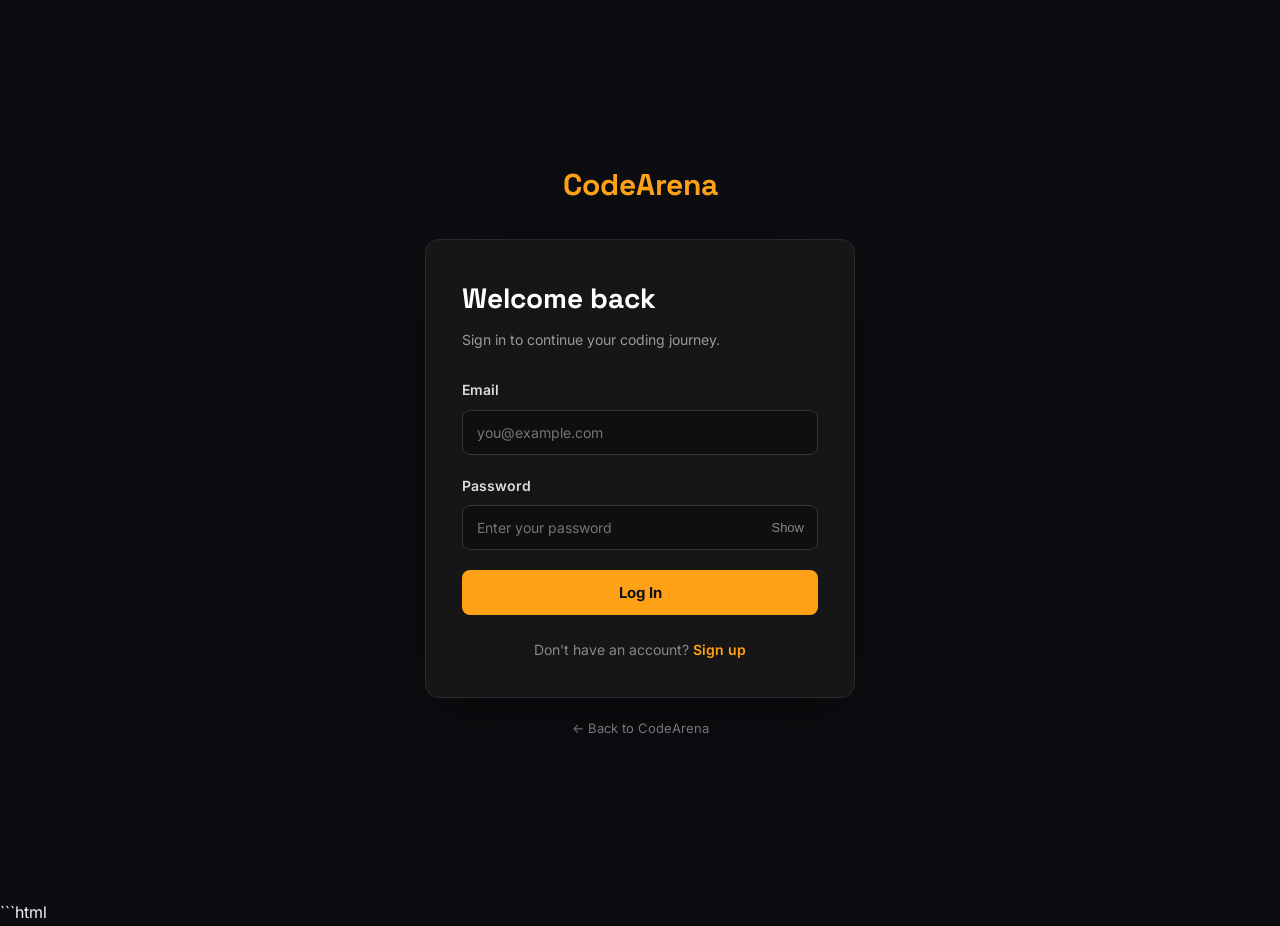
<file: frontend/admin.html>
<!DOCTYPE html>
<html lang="en">

<head>

    <meta charset="UTF-8">
    <meta name="viewport" content="width=device-width, initial-scale=1.0">

    <title>Admin Panel — CodeArena</title>

    <link rel="preconnect" href="https://fonts.googleapis.com">
    <link rel="preconnect" href="https://fonts.gstatic.com" crossorigin>

    <link
        href="https://fonts.googleapis.com/css2?family=Inter:wght@400;500;600;700&family=JetBrains+Mono:wght@400;500;600;700&family=Space+Grotesk:wght@400;500;600;700&display=swap"
        rel="stylesheet">

    <link rel="stylesheet" href="css/style.css">

    <style>

        * {
            box-sizing: border-box;
        }

        html {
            scroll-behavior: smooth;
        }

        body {
            margin: 0;
            background:
                radial-gradient(
                    circle at 50% -10%,
                    rgba(255, 161, 22, 0.08),
                    transparent 35%
                ),
                #0b0b0b;
            color: #fff;
            font-family: "Inter", sans-serif;
            min-height: 100vh;
        }

        /* =========================
           NAVBAR
        ========================= */

        .dashboard-nav {
            height: 66px;
            border-bottom: 1px solid #252525;
            background: rgba(15, 15, 15, 0.94);
            backdrop-filter: blur(12px);
            display: flex;
            align-items: center;
            justify-content: space-between;
            padding: 0 6%;
            position: sticky;
            top: 0;
            z-index: 100;
        }

        .nav-logo {
            color: #ffa116;
            text-decoration: none;
            font-family: "Space Grotesk", sans-serif;
            font-size: 23px;
            font-weight: 700;
            letter-spacing: -0.5px;
        }

        .nav-links {
            display: flex;
            align-items: center;
            gap: 30px;
        }

        .nav-links a {
            color: #888;
            text-decoration: none;
            font-size: 14px;
            font-weight: 500;
            transition: 0.2s ease;
            position: relative;
        }

        .nav-links a:hover,
        .nav-links a.active {
            color: #ffa116;
        }

        .nav-links a.active::after {
            content: "";
            position: absolute;
            left: 0;
            right: 0;
            bottom: -23px;
            height: 2px;
            background: #ffa116;
            border-radius: 5px;
        }

        .logout-btn {
            background: transparent;
            border: 1px solid #333;
            color: #aaa;
            padding: 8px 15px;
            border-radius: 7px;
            cursor: pointer;
            font-family: "Inter", sans-serif;
            font-size: 13px;
            transition: 0.2s ease;
        }

        .logout-btn:hover {
            border-color: #ffa116;
            color: #ffa116;
            background: rgba(255, 161, 22, 0.05);
        }

        /* =========================
           MAIN
        ========================= */

        .admin-container {
            width: min(1180px, 92%);
            margin: 0 auto;
            padding: 48px 0 80px;
        }

        .error-box,
        .success-box {
            display: none;
            padding: 14px 16px;
            border-radius: 10px;
            margin-bottom: 20px;
            font-size: 13px;
        }

        .error-box {
            background: #241414;
            border: 1px solid #542525;
            color: #ff7b7b;
        }

        .success-box {
            background: #102018;
            border: 1px solid #234d31;
            color: #55d984;
        }

        /* =========================
           HEADER
        ========================= */

        .admin-header {
            margin-bottom: 30px;
        }

        .admin-badge {
            display: inline-flex;
            align-items: center;
            gap: 7px;
            padding: 6px 10px;
            border: 1px solid #292929;
            border-radius: 999px;
            color: #999;
            background: #111;
            font-size: 11px;
            margin-bottom: 15px;
        }

        .admin-dot {
            width: 6px;
            height: 6px;
            border-radius: 50%;
            background: #2db55d;
            box-shadow: 0 0 8px rgba(45, 181, 93, 0.6);
        }

        .admin-header h1 {
            margin: 0 0 9px;
            font-family: "Space Grotesk", sans-serif;
            font-size: 36px;
            line-height: 1.15;
            letter-spacing: -1px;
        }

        .admin-header h1 span {
            color: #ffa116;
        }

        .admin-header p {
            margin: 0;
            color: #777;
            font-size: 14px;
        }

        /* =========================
           TABS
        ========================= */

        .tabs {
            display: flex;
            gap: 8px;
            margin-bottom: 20px;
        }

        .tab-btn {
            border: 1px solid #303030;
            background: #101010;
            color: #888;
            padding: 10px 17px;
            border-radius: 8px;
            cursor: pointer;
            font-family: "Inter", sans-serif;
            font-size: 13px;
            transition: 0.2s ease;
        }

        .tab-btn:hover {
            color: #ddd;
            border-color: #444;
        }

        .tab-btn.active {
            background: #ffa116;
            color: #111;
            border-color: #ffa116;
            font-weight: 600;
        }

        .tab-content {
            display: none;
        }

        .tab-content.active {
            display: block;
        }

        /* =========================
           GRID
        ========================= */

        .admin-grid {
            display: grid;
            grid-template-columns: 390px 1fr;
            gap: 20px;
            align-items: start;
        }

        .panel {
            background: linear-gradient(145deg, #161616, #121212);
            border: 1px solid #292929;
            border-radius: 13px;
            padding: 25px;
        }

        .panel-header {
            display: flex;
            align-items: center;
            justify-content: space-between;
            margin-bottom: 23px;
        }

        .panel-header h2 {
            margin: 0;
            font-family: "Space Grotesk", sans-serif;
            font-size: 19px;
            font-weight: 600;
            letter-spacing: -0.3px;
        }

        .panel-subtitle {
            color: #666;
            font-size: 11px;
            margin-top: 4px;
        }

        /* =========================
           FORM
        ========================= */

        .form-group {
            margin-bottom: 15px;
        }

        .form-group label {
            display: block;
            color: #aaa;
            font-size: 12px;
            margin-bottom: 7px;
        }

        input,
        textarea,
        select {
            width: 100%;
            background: #0e0e0e;
            border: 1px solid #303030;
            border-radius: 8px;
            color: #eee;
            padding: 11px 12px;
            outline: none;
            font-family: "Inter", sans-serif;
            font-size: 13px;
            transition: 0.2s ease;
        }

        textarea {
            min-height: 90px;
            resize: vertical;
        }

        input:focus,
        textarea:focus,
        select:focus {
            border-color: #ffa116;
            box-shadow: 0 0 0 3px rgba(255, 161, 22, 0.06);
        }

        select option {
            background: #111;
            color: #fff;
        }

        .form-actions {
            display: flex;
            gap: 9px;
            margin-top: 20px;
        }

        .primary-btn,
        .secondary-btn {
            border-radius: 8px;
            padding: 10px 16px;
            cursor: pointer;
            font-family: "Inter", sans-serif;
            font-size: 13px;
            transition: 0.2s ease;
        }

        .primary-btn {
            background: #ffa116;
            color: #111;
            border: 1px solid #ffa116;
            font-weight: 600;
        }

        .primary-btn:hover {
            background: #ffb13b;
        }

        .secondary-btn {
            background: #101010;
            border: 1px solid #303030;
            color: #aaa;
        }

        .secondary-btn:hover {
            border-color: #555;
            color: #fff;
        }

        /* =========================
           TAGS
        ========================= */

        .tags-container {
            display: flex;
            flex-wrap: wrap;
            gap: 6px;
            margin-top: 9px;
        }

        .tag {
            display: inline-flex;
            align-items: center;
            padding: 4px 8px;
            border-radius: 999px;
            font-size: 10px;
            color: #aaa;
            background: rgba(255, 255, 255, 0.04);
            border: 1px solid #303030;
        }

        /* =========================
           LIST
        ========================= */

        .list-container {
            max-height: 650px;
            overflow-y: auto;
        }

        .list-container::-webkit-scrollbar {
            width: 6px;
        }

        .list-container::-webkit-scrollbar-track {
            background: #111;
        }

        .list-container::-webkit-scrollbar-thumb {
            background: #333;
            border-radius: 10px;
        }

        .problem-item,
        .testcase-item {
            border-bottom: 1px solid #252525;
            padding: 16px 4px;
        }

        .problem-item:first-child,
        .testcase-item:first-child {
            padding-top: 0;
        }

        .problem-item:last-child,
        .testcase-item:last-child {
            border-bottom: none;
        }

        .item-top {
            display: flex;
            justify-content: space-between;
            gap: 15px;
        }

        .item-title {
            color: #ddd;
            font-size: 14px;
            font-weight: 600;
        }

        .item-id {
            color: #555;
            font-family: "JetBrains Mono", monospace;
            font-size: 10px;
        }

        .difficulty {
            display: inline-block;
            margin-top: 7px;
            font-size: 10px;
            padding: 4px 8px;
            border-radius: 999px;
        }

        .difficulty.easy {
            color: #2db55d;
            background: rgba(45, 181, 93, 0.08);
            border: 1px solid rgba(45, 181, 93, 0.2);
        }

        .difficulty.medium {
            color: #ffa116;
            background: rgba(255, 161, 22, 0.08);
            border: 1px solid rgba(255, 161, 22, 0.2);
        }

        .difficulty.hard {
            color: #ef4743;
            background: rgba(239, 71, 67, 0.08);
            border: 1px solid rgba(239, 71, 67, 0.2);
        }

        .item-description {
            color: #666;
            font-size: 11px;
            line-height: 1.5;
            margin-top: 9px;
        }

        .item-actions {
            display: flex;
            gap: 7px;
            margin-top: 12px;
        }

        .small-btn {
            padding: 6px 10px;
            border-radius: 6px;
            font-size: 11px;
            cursor: pointer;
            font-family: "Inter", sans-serif;
            background: #101010;
            border: 1px solid #303030;
            color: #aaa;
        }

        .small-btn:hover {
            border-color: #ffa116;
            color: #ffa116;
        }

        .small-btn.delete:hover {
            border-color: #ef4743;
            color: #ef4743;
        }

        .testcase-input,
        .testcase-output {
            margin-top: 9px;
            background: #0d0d0d;
            border: 1px solid #252525;
            border-radius: 7px;
            padding: 9px 10px;
            color: #999;
            font-family: "JetBrains Mono", monospace;
            font-size: 10px;
            white-space: pre-wrap;
            word-break: break-word;
        }

        .empty-state,
        .loading {
            text-align: center;
            color: #666;
            padding: 35px 10px;
            font-size: 12px;
        }

        /* =========================
           TEST CASE SELECT
        ========================= */

        .testcase-toolbar {
            display: grid;
            grid-template-columns: 1fr auto;
            gap: 10px;
            margin-bottom: 20px;
        }

        .testcase-toolbar select {
            min-width: 0;
        }

        /* =========================
           RESPONSIVE
        ========================= */

        @media (max-width: 950px) {

            .admin-grid {
                grid-template-columns: 1fr;
            }

            .list-container {
                max-height: none;
            }
        }

        @media (max-width: 650px) {

            .dashboard-nav {
                padding: 0 20px;
            }

            .nav-links {
                display: none;
            }

            .admin-container {
                width: calc(100% - 30px);
                padding: 32px 0 55px;
            }

            .admin-header h1 {
                font-size: 28px;
            }

            .panel {
                padding: 20px;
            }

            .tabs {
                overflow-x: auto;
            }

            .testcase-toolbar {
                grid-template-columns: 1fr;
            }
        }

    </style>

</head>


<body>

    <!-- NAVBAR -->

    <nav class="dashboard-nav">

        <a href="index.html" class="nav-logo">
            CodeArena
        </a>

        <div class="nav-links">

            <a href="dashboard.html">
                Dashboard
            </a>

            <a href="problems.html">
                Problems
            </a>

            <a href="profile.html">
                Profile
            </a>

            <a href="admin.html" class="active">
                Admin
            </a>

        </div>

        <button class="logout-btn" id="logoutBtn">
            Logout
        </button>

    </nav>


    <!-- MAIN -->

    <main class="admin-container">

        <div id="errorBox" class="error-box"></div>

        <div id="successBox" class="success-box"></div>


        <!-- HEADER -->

        <section class="admin-header">

            <div class="admin-badge">
                <span class="admin-dot"></span>
                Administrator Workspace
            </div>

            <h1>
                CodeArena <span>Admin Panel</span>
            </h1>

            <p>
                Manage problems, test cases and judge data.
            </p>

        </section>


        <!-- TABS -->

        <div class="tabs">

            <button
                class="tab-btn active"
                data-tab="problemsTab">
                Problems
            </button>

            <button
                class="tab-btn"
                data-tab="testCasesTab">
                Test Cases
            </button>

        </div>


        <!-- =========================
             PROBLEMS TAB
        ========================== -->

        <section
            id="problemsTab"
            class="tab-content active">

            <div class="admin-grid">


                <!-- PROBLEM FORM -->

                <div class="panel">

                    <div class="panel-header">

                        <div>
                            <h2 id="problemFormTitle">
                                Add Problem
                            </h2>

                            <div class="panel-subtitle">
                                Create or update a coding problem
                            </div>
                        </div>

                    </div>


                    <form id="problemForm">

                        <div class="form-group">

                            <label for="problemTitle">
                                Title
                            </label>

                            <input
                                id="problemTitle"
                                type="text"
                                placeholder="e.g. Two Sum"
                                required>

                        </div>


                        <div class="form-group">

                            <label for="problemDescription">
                                Description
                            </label>

                            <textarea
                                id="problemDescription"
                                placeholder="Describe the problem..."
                                required></textarea>

                        </div>


                        <div class="form-group">

                            <label for="problemDifficulty">
                                Difficulty
                            </label>

                            <select
                                id="problemDifficulty"
                                required>

                                <option value="Easy">
                                    Easy
                                </option>

                                <option value="Medium">
                                    Medium
                                </option>

                                <option value="Hard">
                                    Hard
                                </option>

                            </select>

                        </div>


                        <div class="form-group">

                            <label for="inputFormat">
                                Input Format
                            </label>

                            <textarea
                                id="inputFormat"
                                placeholder="Describe the input..."></textarea>

                        </div>


                        <div class="form-group">

                            <label for="outputFormat">
                                Output Format
                            </label>

                            <textarea
                                id="outputFormat"
                                placeholder="Describe the output..."></textarea>

                        </div>


                        <div class="form-group">

                            <label for="constraints">
                                Constraints
                            </label>

                            <textarea
                                id="constraints"
                                placeholder="e.g. 1 ≤ n ≤ 10⁵"></textarea>

                        </div>


                        <!-- TAGS -->

                        <div class="form-group">

                            <label for="problemTags">
                                Tags
                            </label>

                            <input
                                id="problemTags"
                                type="text"
                                placeholder="e.g. Arrays, Hash Map, Two Pointers">

                            <div class="panel-subtitle">
                                Separate multiple tags with commas
                            </div>

                        </div>


                        <div class="form-actions">

                            <button
                                type="submit"
                                class="primary-btn"
                                id="problemSubmitBtn">
                                Add Problem
                            </button>

                            <button
                                type="button"
                                class="secondary-btn"
                                id="cancelProblemBtn"
                                style="display:none;">
                                Cancel
                            </button>

                        </div>

                    </form>

                </div>


                <!-- PROBLEM LIST -->

                <div class="panel">

                    <div class="panel-header">

                        <div>
                            <h2>Problems</h2>

                            <div class="panel-subtitle">
                                Manage CodeArena problems
                            </div>
                        </div>

                        <span
                            class="item-id"
                            id="problemCount">
                            0 problems
                        </span>

                    </div>


                    <div
                        id="problemsList"
                        class="list-container">

                        <div class="loading">
                            Loading problems...
                        </div>

                    </div>

                </div>

            </div>

        </section>


        <!-- =========================
             TEST CASE TAB
        ========================== -->

        <section
            id="testCasesTab"
            class="tab-content">

            <div class="admin-grid">


                <!-- TEST CASE FORM -->

                <div class="panel">

                    <div class="panel-header">

                        <div>
                            <h2 id="testCaseFormTitle">
                                Add Test Case
                            </h2>

                            <div class="panel-subtitle">
                                Create or update judge test cases
                            </div>
                        </div>

                    </div>


                    <form id="testCaseForm">

                        <div class="form-group">

                            <label for="testProblem">
                                Problem
                            </label>

                            <select
                                id="testProblem"
                                required>

                                <option value="">
                                    Select a problem
                                </option>

                            </select>

                        </div>


                        <div class="form-group">

                            <label for="testInput">
                                Input
                            </label>

                            <textarea
                                id="testInput"
                                placeholder="Example:
2
1 2"
                                required></textarea>

                        </div>


                        <div class="form-group">

                            <label for="testOutput">
                                Expected Output
                            </label>

                            <textarea
                                id="testOutput"
                                placeholder="Example:
3"
                                required></textarea>

                        </div>


                        <div class="form-actions">

                            <button
                                type="submit"
                                class="primary-btn"
                                id="testCaseSubmitBtn">
                                Add Test Case
                            </button>

                            <button
                                type="button"
                                class="secondary-btn"
                                id="cancelTestCaseBtn"
                                style="display:none;">
                                Cancel
                            </button>

                        </div>

                    </form>

                </div>


                <!-- TEST CASE LIST -->

                <div class="panel">

                    <div class="panel-header">

                        <div>
                            <h2>Test Cases</h2>

                            <div class="panel-subtitle">
                                Select a problem to view its test cases
                            </div>
                        </div>

                    </div>


                    <div class="testcase-toolbar">

                        <select id="testCaseProblemFilter">

                            <option value="">
                                Select problem
                            </option>

                        </select>

                    </div>


                    <div
                        id="testCasesList"
                        class="list-container">

                        <div class="empty-state">
                            Select a problem to view test cases.
                        </div>

                    </div>

                </div>

            </div>

        </section>

    </main>


    <script>

        const API_URL = "http://127.0.0.1:8000";

        const token =
            localStorage.getItem("access_token");


        /* =========================
           AUTH
        ========================= */

        if (!token) {

            window.location.replace("login.html");

        }


        let currentUser = null;
        let editingProblemId = null;
        let editingTestCaseId = null;
        let problems = [];


        /* =========================
           HELPERS
        ========================= */

        function showError(message) {

            const box =
                document.getElementById("errorBox");

            box.textContent = message;
            box.style.display = "block";

            document.getElementById(
                "successBox"
            ).style.display = "none";

        }


        function showSuccess(message) {

            const box =
                document.getElementById("successBox");

            box.textContent = message;
            box.style.display = "block";

            document.getElementById(
                "errorBox"
            ).style.display = "none";

            setTimeout(() => {

                box.style.display = "none";

            }, 3000);

        }


        function hideMessages() {

            document.getElementById(
                "errorBox"
            ).style.display = "none";

            document.getElementById(
                "successBox"
            ).style.display = "none";

        }


        function authHeaders() {

            return {
                "Authorization": `Bearer ${token}`,
                "Content-Type": "application/json",
                "Accept": "application/json"
            };

        }


        function escapeHtml(value) {

            return String(value ?? "")
                .replace(/&/g, "&amp;")
                .replace(/</g, "&lt;")
                .replace(/>/g, "&gt;")
                .replace(/"/g, "&quot;")
                .replace(/'/g, "&#039;");

        }


        /* =========================
           TAG HELPERS
        ========================= */

        function normalizeTags(tags) {

            if (Array.isArray(tags)) {

                return tags
                    .map(tag => String(tag).trim())
                    .filter(tag => tag.length > 0);

            }

            if (typeof tags === "string") {

                return tags
                    .split(",")
                    .map(tag => tag.trim())
                    .filter(tag => tag.length > 0);

            }

            return [];

        }


        async function parseResponse(response) {

            let data = null;

            try {

                data = await response.json();

            } catch {

                data = null;

            }

            if (response.status === 401) {

                localStorage.removeItem(
                    "access_token"
                );

                window.location.replace(
                    "login.html"
                );

                return null;

            }


            if (response.status === 403) {

                showError(
                    data?.detail ||
                    "Admin access required."
                );

                setTimeout(() => {

                    window.location.replace(
                        "dashboard.html"
                    );

                }, 1200);

                return null;

            }


            if (!response.ok) {

                throw new Error(
                    data?.detail ||
                    "Request failed"
                );

            }

            return data;

        }


        /* =========================
           VERIFY ADMIN
        ========================= */

        async function verifyAdmin() {

            try {

                const response =
                    await fetch(
                        `${API_URL}/me`,
                        {
                            method: "GET",
                            headers: {
                                "Authorization":
                                    `Bearer ${token}`,
                                "Accept":
                                    "application/json"
                            }
                        }
                    );


                const user =
                    await parseResponse(response);

                if (!user) {
                    return false;
                }


                currentUser = user;


                if (
                    String(user.role || "")
                        .toLowerCase() !== "admin"
                ) {

                    showError(
                        "Access denied. Admin account required."
                    );

                    setTimeout(() => {

                        window.location.replace(
                            "dashboard.html"
                        );

                    }, 1200);

                    return false;

                }


                return true;

            } catch (error) {

                console.error(
                    "Admin verification error:",
                    error
                );

                showError(
                    error.message ||
                    "Unable to verify admin access."
                );

                return false;

            }

        }


        /* =========================
           TABS
        ========================= */

        document
            .querySelectorAll(".tab-btn")
            .forEach(button => {

                button.addEventListener(
                    "click",
                    () => {

                        document
                            .querySelectorAll(
                                ".tab-btn"
                            )
                            .forEach(btn =>
                                btn.classList.remove(
                                    "active"
                                )
                            );

                        document
                            .querySelectorAll(
                                ".tab-content"
                            )
                            .forEach(tab =>
                                tab.classList.remove(
                                    "active"
                                )
                            );


                        button.classList.add(
                            "active"
                        );

                        document
                            .getElementById(
                                button.dataset.tab
                            )
                            .classList.add(
                                "active"
                            );

                    }
                );

            });


       async function loadProblems() {

    const list =
        document.getElementById(
            "problemsList"
        );


    list.innerHTML = `
        <div class="loading">
            Loading problems...
        </div>
    `;


    try {

        const response =
            await fetch(
                `${API_URL}/problems`,
                {
                    method: "GET",
                    headers: {
                        "Accept":
                            "application/json"
                    }
                }
            );


        if (!response.ok) {

            throw new Error(
                "Unable to load problems"
            );

        }


        const data =
            await response.json();


        /*
         * Pagination support
         *
         * New API response:
         * {
         *     items: [...],
         *     total: ...,
         *     page: ...,
         *     page_size: ...,
         *     total_pages: ...
         * }
         *
         * Old API response:
         * [...]
         */


        if (Array.isArray(data)) {

            problems = data;

        } else if (
            Array.isArray(data.items)
        ) {

            problems = data.items;

        } else if (
            Array.isArray(data.problems)
        ) {

            problems = data.problems;

        } else {

            problems = [];

        }


        renderProblems();
        populateProblemSelects();


    } catch (error) {

        console.error(
            "Load problems error:",
            error
        );


        list.innerHTML = `
            <div class="empty-state">
                Unable to load problems.
            </div>
        `;


        showError(
            error.message ||
            "Unable to load problems."
        );

    }

}

        /* =========================
           RENDER PROBLEMS
        ========================= */

        function renderProblems() {

            const list =
                document.getElementById(
                    "problemsList"
                );


            document.getElementById(
                "problemCount"
            ).textContent =
                `${problems.length} ${
                    problems.length === 1
                        ? "problem"
                        : "problems"
                }`;


            if (problems.length === 0) {

                list.innerHTML = `
                    <div class="empty-state">
                        No problems created yet.
                    </div>
                `;

                return;

            }


            list.innerHTML = "";


            problems.forEach(problem => {

                const difficulty =
                    String(
                        problem.difficulty || "Easy"
                    ).toLowerCase();


                const tags =
                    normalizeTags(problem.tags);


                const item =
                    document.createElement("div");

                item.className =
                    "problem-item";


                item.innerHTML = `

                    <div class="item-top">

                        <div class="item-title">
                            ${escapeHtml(problem.title)}
                        </div>

                        <div class="item-id">
                            #${problem.id}
                        </div>

                    </div>

                    <span class="difficulty ${difficulty}">
                        ${escapeHtml(problem.difficulty)}
                    </span>

                    <div class="item-description">
                        ${escapeHtml(
                            problem.description
                        )}
                    </div>

                    ${
                        tags.length > 0
                            ? `
                                <div class="tags-container">

                                    ${tags.map(tag => `
                                        <span class="tag">
                                            ${escapeHtml(tag)}
                                        </span>
                                    `).join("")}

                                </div>
                            `
                            : ""
                    }

                    <div class="item-actions">

                        <button
                            class="small-btn"
                            onclick="editProblem(${problem.id})">
                            Edit
                        </button>

                        <button
                            class="small-btn delete"
                            onclick="deleteProblem(${problem.id})">
                            Delete
                        </button>

                    </div>

                `;


                list.appendChild(item);

            });

        }


        /* =========================
           PROBLEM SELECTS
        ========================= */

        function populateProblemSelects() {

            const selects = [
                document.getElementById(
                    "testProblem"
                ),
                document.getElementById(
                    "testCaseProblemFilter"
                )
            ];


            selects.forEach(select => {

                const currentValue =
                    select.value;


                select.innerHTML = `

                    <option value="">
                        Select problem
                    </option>

                `;


                problems.forEach(problem => {

                    const option =
                        document.createElement(
                            "option"
                        );

                    option.value =
                        problem.id;

                    option.textContent =
                        `#${problem.id} — ${problem.title}`;

                    select.appendChild(
                        option
                    );

                });


                if (
                    currentValue &&
                    problems.some(
                        problem =>
                            String(problem.id) ===
                            String(currentValue)
                    )
                ) {

                    select.value =
                        currentValue;

                }

            });

        }


        /* =========================
           ADD / UPDATE PROBLEM
        ========================= */

        document
            .getElementById("problemForm")
            .addEventListener(
                "submit",
                async event => {

                    event.preventDefault();

                    hideMessages();


                    const problemData = {

                        title:
                            document.getElementById(
                                "problemTitle"
                            ).value.trim(),

                        description:
                            document.getElementById(
                                "problemDescription"
                            ).value.trim(),

                        difficulty:
                            document.getElementById(
                                "problemDifficulty"
                            ).value,

                        input_format:
                            document.getElementById(
                                "inputFormat"
                            ).value.trim(),

                        output_format:
                            document.getElementById(
                                "outputFormat"
                            ).value.trim(),

                        constraints:
                            document.getElementById(
                                "constraints"
                            ).value.trim(),

                        tags:
                            normalizeTags(
                                document.getElementById(
                                    "problemTags"
                                ).value
                            )

                    };


                    try {

                        let response;


                        if (editingProblemId) {

                            response =
                                await fetch(
                                    `${API_URL}/problems/${editingProblemId}`,
                                    {
                                        method: "PUT",
                                        headers:
                                            authHeaders(),
                                        body:
                                            JSON.stringify(
                                                problemData
                                            )
                                    }
                                );

                        } else {

                            response =
                                await fetch(
                                    `${API_URL}/problems`,
                                    {
                                        method: "POST",
                                        headers:
                                            authHeaders(),
                                        body:
                                            JSON.stringify(
                                                problemData
                                            )
                                    }
                                );

                        }


                        const result =
                            await parseResponse(
                                response
                            );


                        if (!result) {
                            return;
                        }


                        showSuccess(
                            editingProblemId
                                ? "Problem updated successfully."
                                : "Problem created successfully."
                        );


                        resetProblemForm();
                        await loadProblems();

                    } catch (error) {

                        console.error(error);

                        showError(
                            error.message ||
                            "Unable to save problem."
                        );

                    }

                }
            );


        /* =========================
           EDIT PROBLEM
        ========================= */

        async function editProblem(id) {

            hideMessages();


            const problem =
                problems.find(
                    item =>
                        Number(item.id) ===
                        Number(id)
                );


            if (!problem) {

                showError(
                    "Problem not found."
                );

                return;

            }


            editingProblemId =
                problem.id;


            document.getElementById(
                "problemFormTitle"
            ).textContent =
                "Edit Problem";


            document.getElementById(
                "problemSubmitBtn"
            ).textContent =
                "Update Problem";


            document.getElementById(
                "cancelProblemBtn"
            ).style.display =
                "block";


            document.getElementById(
                "problemTitle"
            ).value =
                problem.title || "";


            document.getElementById(
                "problemDescription"
            ).value =
                problem.description || "";


            document.getElementById(
                "problemDifficulty"
            ).value =
                problem.difficulty || "Easy";


            document.getElementById(
                "inputFormat"
            ).value =
                problem.input_format || "";


            document.getElementById(
                "outputFormat"
            ).value =
                problem.output_format || "";


            document.getElementById(
                "constraints"
            ).value =
                problem.constraints || "";


            document.getElementById(
                "problemTags"
            ).value =
                normalizeTags(
                    problem.tags
                ).join(", ");


            window.scrollTo({
                top: 0,
                behavior: "smooth"
            });

        }


        /* =========================
           DELETE PROBLEM
        ========================= */

        async function deleteProblem(id) {

            const problem =
                problems.find(
                    item =>
                        Number(item.id) ===
                        Number(id)
                );


            const name =
                problem?.title ||
                `Problem #${id}`;


            if (
                !confirm(
                    `Delete "${name}"? This action cannot be undone.`
                )
            ) {

                return;

            }


            hideMessages();


            try {

                const response =
                    await fetch(
                        `${API_URL}/problems/${id}`,
                        {
                            method: "DELETE",
                            headers:
                                authHeaders()
                        }
                    );


                const result =
                    await parseResponse(
                        response
                    );


                if (!result) {
                    return;
                }


                showSuccess(
                    "Problem deleted successfully."
                );


                if (
                    Number(editingProblemId) ===
                    Number(id)
                ) {

                    resetProblemForm();

                }


                await loadProblems();

            } catch (error) {

                console.error(error);

                showError(
                    error.message ||
                    "Unable to delete problem."
                );

            }

        }


        /* =========================
           RESET PROBLEM FORM
        ========================= */

        function resetProblemForm() {

            editingProblemId = null;


            document.getElementById(
                "problemForm"
            ).reset();


            document.getElementById(
                "problemFormTitle"
            ).textContent =
                "Add Problem";


            document.getElementById(
                "problemSubmitBtn"
            ).textContent =
                "Add Problem";


            document.getElementById(
                "cancelProblemBtn"
            ).style.display =
                "none";

        }


        document
            .getElementById(
                "cancelProblemBtn"
            )
            .addEventListener(
                "click",
                resetProblemForm
            );


        /* =========================
           LOAD TEST CASES
        ========================= */

        document
            .getElementById(
                "testCaseProblemFilter"
            )
            .addEventListener(
                "change",
                loadSelectedTestCases
            );


        async function loadSelectedTestCases() {

            const problemId =
                document.getElementById(
                    "testCaseProblemFilter"
                ).value;


            const list =
                document.getElementById(
                    "testCasesList"
                );


            if (!problemId) {

                list.innerHTML = `
                    <div class="empty-state">
                        Select a problem to view test cases.
                    </div>
                `;

                return;

            }


            list.innerHTML = `
                <div class="loading">
                    Loading test cases...
                </div>
            `;


            try {

                const response =
                    await fetch(
                        `${API_URL}/test-cases/${problemId}`,
                        {
                            method: "GET",
                            headers:
                                authHeaders()
                        }
                    );


                const data =
                    await parseResponse(
                        response
                    );


                if (!data) {
                    return;
                }


                renderTestCases(
                    Array.isArray(data)
                        ? data
                        : []
                );

            } catch (error) {

                console.error(error);

                list.innerHTML = `
                    <div class="empty-state">
                        Unable to load test cases.
                    </div>
                `;

                showError(
                    error.message
                );

            }

        }


        /* =========================
           RENDER TEST CASES
        ========================= */

        function renderTestCases(testCases) {

            const list =
                document.getElementById(
                    "testCasesList"
                );


            if (testCases.length === 0) {

                list.innerHTML = `
                    <div class="empty-state">
                        No test cases for this problem yet.
                    </div>
                `;

                return;

            }


            list.innerHTML = "";


            testCases.forEach(testCase => {

                const item =
                    document.createElement("div");

                item.className =
                    "testcase-item";


                item.innerHTML = `

                    <div class="item-top">

                        <div class="item-title">
                            Test Case
                        </div>

                        <div class="item-id">
                            #${testCase.id}
                        </div>

                    </div>

                    <div class="testcase-input">
                        <strong>Input:</strong><br>
                        ${escapeHtml(
                            testCase.input_data
                        )}
                    </div>

                    <div class="testcase-output">
                        <strong>Expected Output:</strong><br>
                        ${escapeHtml(
                            testCase.expected_output
                        )}
                    </div>

                    <div class="item-actions">

                        <button
                            class="small-btn"
                            onclick='editTestCase(${JSON.stringify(
                                testCase
                            )})'>
                            Edit
                        </button>

                        <button
                            class="small-btn delete"
                            onclick="deleteTestCase(${testCase.id})">
                            Delete
                        </button>

                    </div>

                `;


                list.appendChild(item);

            });

        }


        /* =========================
           ADD / UPDATE TEST CASE
        ========================= */

        document
            .getElementById(
                "testCaseForm"
            )
            .addEventListener(
                "submit",
                async event => {

                    event.preventDefault();

                    hideMessages();


                    const problemId =
                        document.getElementById(
                            "testProblem"
                        ).value;


                    if (!problemId) {

                        showError(
                            "Please select a problem."
                        );

                        return;

                    }


                    const testCaseData = {

                        problem_id:
                            Number(problemId),

                        input_data:
                            document.getElementById(
                                "testInput"
                            ).value,

                        expected_output:
                            document.getElementById(
                                "testOutput"
                            ).value

                    };


                    try {

                        let response;


                        if (editingTestCaseId) {

                            response =
                                await fetch(
                                    `${API_URL}/test-cases/${editingTestCaseId}`,
                                    {
                                        method: "PUT",
                                        headers:
                                            authHeaders(),
                                        body:
                                            JSON.stringify(
                                                testCaseData
                                            )
                                    }
                                );

                        } else {

                            response =
                                await fetch(
                                    `${API_URL}/test-cases`,
                                    {
                                        method: "POST",
                                        headers:
                                            authHeaders(),
                                        body:
                                            JSON.stringify(
                                                testCaseData
                                            )
                                    }
                                );

                        }


                        const result =
                            await parseResponse(
                                response
                            );


                        if (!result) {
                            return;
                        }


                        showSuccess(
                            editingTestCaseId
                                ? "Test case updated successfully."
                                : "Test case created successfully."
                        );


                        resetTestCaseForm();


                        const selectedProblem =
                            document.getElementById(
                                "testCaseProblemFilter"
                            );


                        selectedProblem.value =
                            problemId;


                        await loadSelectedTestCases();

                    } catch (error) {

                        console.error(error);

                        showError(
                            error.message ||
                            "Unable to save test case."
                        );

                    }

                }
            );


        /* =========================
           EDIT TEST CASE
        ========================= */

        function editTestCase(testCase) {

            editingTestCaseId =
                testCase.id;


            document.getElementById(
                "testCaseFormTitle"
            ).textContent =
                "Edit Test Case";


            document.getElementById(
                "testCaseSubmitBtn"
            ).textContent =
                "Update Test Case";


            document.getElementById(
                "cancelTestCaseBtn"
            ).style.display =
                "block";


            document.getElementById(
                "testProblem"
            ).value =
                testCase.problem_id;


            document.getElementById(
                "testInput"
            ).value =
                testCase.input_data || "";


            document.getElementById(
                "testOutput"
            ).value =
                testCase.expected_output || "";


            document.querySelector(
                '[data-tab="testCasesTab"]'
            ).click();


            window.scrollTo({
                top: 0,
                behavior: "smooth"
            });

        }


        /* =========================
           DELETE TEST CASE
        ========================= */

        async function deleteTestCase(id) {

            if (
                !confirm(
                    "Delete this test case?"
                )
            ) {

                return;

            }


            hideMessages();


            try {

                const response =
                    await fetch(
                        `${API_URL}/test-cases/${id}`,
                        {
                            method: "DELETE",
                            headers:
                                authHeaders()
                        }
                    );


                const result =
                    await parseResponse(
                        response
                    );


                if (!result) {
                    return;
                }


                showSuccess(
                    "Test case deleted successfully."
                );


                await loadSelectedTestCases();

            } catch (error) {

                console.error(error);

                showError(
                    error.message ||
                    "Unable to delete test case."
                );

            }

        }


        /* =========================
           RESET TEST CASE FORM
        ========================= */

        function resetTestCaseForm() {

            editingTestCaseId = null;


            document.getElementById(
                "testCaseForm"
            ).reset();


            document.getElementById(
                "testCaseFormTitle"
            ).textContent =
                "Add Test Case";


            document.getElementById(
                "testCaseSubmitBtn"
            ).textContent =
                "Add Test Case";


            document.getElementById(
                "cancelTestCaseBtn"
            ).style.display =
                "none";

        }


        document
            .getElementById(
                "cancelTestCaseBtn"
            )
            .addEventListener(
                "click",
                resetTestCaseForm
            );


        /* =========================
           LOGOUT
        ========================= */

        document
            .getElementById("logoutBtn")
            .addEventListener(
                "click",
                () => {

                    localStorage.removeItem(
                        "access_token"
                    );

                    window.location.replace(
                        "login.html"
                    );

                }
            );


        /* =========================
           START
        ========================= */

        async function initAdminPanel() {

            if (!token) {
                return;
            }


            const isAdmin =
                await verifyAdmin();


            if (!isAdmin) {
                return;
            }


            await loadProblems();

        }


        initAdminPanel();

    </script>

</body>

</html>
</file>
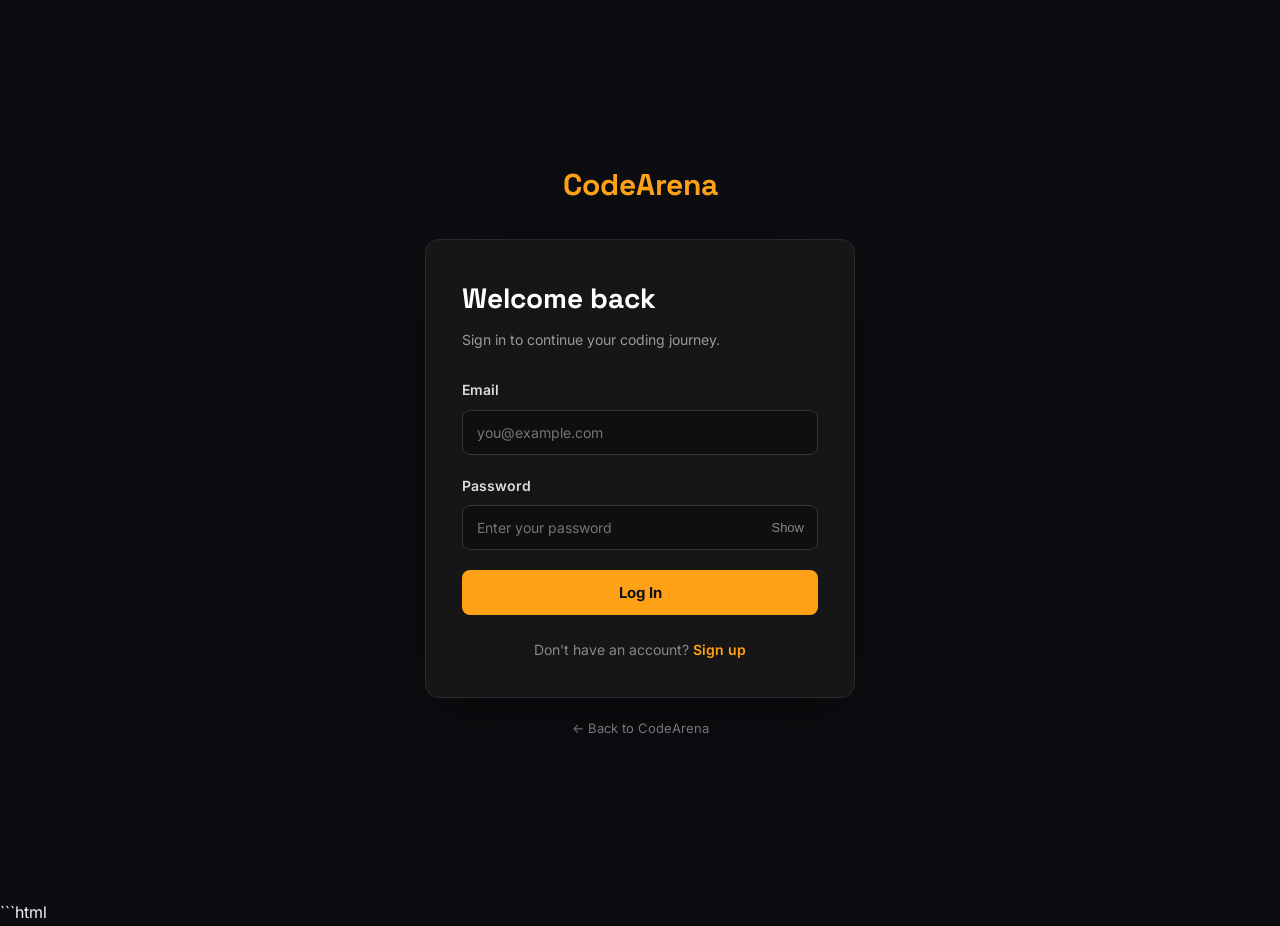
<file: frontend/bookmarks.html>
<!DOCTYPE html>

<html lang="en">

<head>
    <meta charset="UTF-8">
    <meta name="viewport" content="width=device-width, initial-scale=1.0">


<title>Bookmarks — CodeArena</title>

<link rel="preconnect" href="https://fonts.googleapis.com">
<link rel="preconnect" href="https://fonts.gstatic.com" crossorigin>

<link
    href="https://fonts.googleapis.com/css2?family=Inter:wght@400;500;600;700&family=JetBrains+Mono:wght@400;500;600&family=Space+Grotesk:wght@500;600;700&display=swap"
    rel="stylesheet">

<style>
    :root {
        --bg: #0b0b0b;
        --surface: #111111;
        --surface-2: #151515;
        --border: #252525;
        --border-light: #303030;
        --text: #f0f0f0;
        --muted: #888;
        --orange: #ffa116;
        --green: #2db55d;
        --red: #ef4743;
    }

    * {
        box-sizing: border-box;
        margin: 0;
        padding: 0;
    }

    body {
        background: var(--bg);
        color: var(--text);
        font-family: "Inter", sans-serif;
        min-height: 100vh;
    }

    button,
    a {
        font-family: inherit;
    }

    a {
        color: inherit;
        text-decoration: none;
    }

    /* NAVBAR */

    nav {
        height: 64px;
        border-bottom: 1px solid var(--border);
        background: rgba(11, 11, 11, 0.96);
        display: flex;
        align-items: center;
        padding: 0 42px;
        position: sticky;
        top: 0;
        z-index: 100;
        backdrop-filter: blur(12px);
    }

    .nav-left {
        display: flex;
        align-items: center;
        gap: 38px;
    }

    .logo {
        font-family: "Space Grotesk", sans-serif;
        font-size: 23px;
        font-weight: 700;
        letter-spacing: -0.5px;
    }

    .logo span {
        color: var(--orange);
    }

    .nav-links {
        display: flex;
        align-items: center;
        gap: 26px;
    }

    .nav-links a {
        position: relative;
        color: #999;
        font-size: 14px;
        font-weight: 500;
        padding: 23px 0;
        transition: color 0.2s ease;
    }

    .nav-links a:hover {
        color: #fff;
    }

    .nav-links a.active {
        color: #fff;
    }

    .nav-links a.active::after {
        content: "";
        position: absolute;
        left: 0;
        right: 0;
        bottom: -1px;
        height: 2px;
        background: var(--orange);
    }

    .nav-right {
        margin-left: auto;
        display: flex;
        align-items: center;
        gap: 12px;
    }

    .logout-btn {
        border: 1px solid var(--border-light);
        background: transparent;
        color: #aaa;
        padding: 8px 15px;
        border-radius: 6px;
        cursor: pointer;
        font-size: 13px;
        transition: 0.2s;
    }

    .logout-btn:hover {
        color: #fff;
        border-color: var(--orange);
    }

    /* MAIN */

    .container {
        max-width: 1180px;
        margin: 0 auto;
        padding: 48px 28px 70px;
    }

    .page-header {
        display: flex;
        justify-content: space-between;
        align-items: flex-end;
        gap: 20px;
        margin-bottom: 34px;
    }

    .eyebrow {
        color: var(--orange);
        font-family: "JetBrains Mono", monospace;
        font-size: 12px;
        letter-spacing: 1px;
        text-transform: uppercase;
        margin-bottom: 9px;
    }

    h1 {
        font-family: "Space Grotesk", sans-serif;
        font-size: 34px;
        line-height: 1.1;
        margin-bottom: 10px;
    }

    .subtitle {
        color: var(--muted);
        font-size: 14px;
        line-height: 1.6;
    }

    .bookmark-count {
        border: 1px solid var(--border);
        background: var(--surface);
        border-radius: 9px;
        padding: 13px 18px;
        min-width: 105px;
        text-align: center;
    }

    .bookmark-count strong {
        display: block;
        color: var(--orange);
        font-family: "JetBrains Mono", monospace;
        font-size: 20px;
        margin-bottom: 3px;
    }

    .bookmark-count span {
        color: #777;
        font-size: 11px;
        text-transform: uppercase;
        letter-spacing: 0.7px;
    }

    /* TOOLBAR */

    .toolbar {
        display: flex;
        align-items: center;
        justify-content: space-between;
        gap: 15px;
        margin-bottom: 18px;
    }

    .toolbar-title {
        font-size: 13px;
        color: #999;
    }

    .refresh-btn {
        display: inline-flex;
        align-items: center;
        gap: 7px;
        border: 1px solid var(--border-light);
        background: var(--surface);
        color: #aaa;
        border-radius: 6px;
        padding: 8px 13px;
        cursor: pointer;
        font-size: 12px;
        transition: 0.2s;
    }

    .refresh-btn:hover {
        color: #fff;
        border-color: var(--orange);
    }

    /* PROBLEM LIST */

    .problems-list {
        display: flex;
        flex-direction: column;
        gap: 10px;
    }

    .problem-card {
        border: 1px solid var(--border);
        background: var(--surface);
        border-radius: 9px;
        padding: 19px 20px;
        display: flex;
        align-items: center;
        gap: 20px;
        transition:
            border-color 0.2s ease,
            transform 0.2s ease,
            background 0.2s ease;
    }

    .problem-card:hover {
        border-color: #3a3a3a;
        background: #131313;
        transform: translateY(-1px);
    }

    .problem-main {
        flex: 1;
        min-width: 0;
    }

    .problem-top {
        display: flex;
        align-items: center;
        gap: 10px;
        margin-bottom: 8px;
    }

    .problem-id {
        color: #666;
        font-family: "JetBrains Mono", monospace;
        font-size: 12px;
    }

    .problem-title {
        font-family: "Space Grotesk", sans-serif;
        font-size: 17px;
        font-weight: 600;
        color: #f4f4f4;
        white-space: nowrap;
        overflow: hidden;
        text-overflow: ellipsis;
    }

    .problem-description {
        color: #777;
        font-size: 12px;
        line-height: 1.55;
        max-width: 760px;
        display: -webkit-box;
        -webkit-line-clamp: 2;
        -webkit-box-orient: vertical;
        overflow: hidden;
    }

    /* META */

    .problem-meta {
        display: flex;
        align-items: center;
        flex-wrap: wrap;
        gap: 7px;
        margin-top: 12px;
    }

    .difficulty {
        font-family: "JetBrains Mono", monospace;
        font-size: 11px;
        font-weight: 600;
        padding: 4px 8px;
        border-radius: 5px;
    }

    .difficulty.easy {
        color: var(--green);
        background: rgba(45, 181, 93, 0.09);
        border: 1px solid rgba(45, 181, 93, 0.18);
    }

    .difficulty.medium {
        color: var(--orange);
        background: rgba(255, 161, 22, 0.08);
        border: 1px solid rgba(255, 161, 22, 0.18);
    }

    .difficulty.hard {
        color: var(--red);
        background: rgba(239, 71, 67, 0.08);
        border: 1px solid rgba(239, 71, 67, 0.18);
    }

    .tag {
        font-size: 10px;
        color: #999;
        background: #181818;
        border: 1px solid #292929;
        border-radius: 5px;
        padding: 4px 7px;
    }

    /* ACTIONS */

    .problem-actions {
        display: flex;
        align-items: center;
        gap: 8px;
        flex-shrink: 0;
    }

    .solve-btn {
        border: 1px solid var(--orange);
        background: var(--orange);
        color: #111;
        border-radius: 6px;
        padding: 9px 15px;
        font-size: 12px;
        font-weight: 700;
        cursor: pointer;
        transition: 0.2s;
    }

    .solve-btn:hover {
        background: #ffb33d;
        border-color: #ffb33d;
    }

    .remove-btn {
        width: 35px;
        height: 35px;
        display: inline-flex;
        align-items: center;
        justify-content: center;
        border: 1px solid #303030;
        background: #151515;
        color: var(--orange);
        border-radius: 6px;
        cursor: pointer;
        font-size: 15px;
        transition: 0.2s;
    }

    .remove-btn:hover {
        color: #fff;
        border-color: var(--red);
        background: rgba(239, 71, 67, 0.08);
    }

    .remove-btn:disabled {
        opacity: 0.5;
        cursor: not-allowed;
    }

    /* LOADING */

    .loading {
        border: 1px solid var(--border);
        background: var(--surface);
        border-radius: 9px;
        padding: 50px 20px;
        text-align: center;
        color: #777;
        font-size: 13px;
    }

    .spinner {
        width: 25px;
        height: 25px;
        border: 2px solid #292929;
        border-top-color: var(--orange);
        border-radius: 50%;
        animation: spin 0.8s linear infinite;
        margin: 0 auto 14px;
    }

    @keyframes spin {
        to {
            transform: rotate(360deg);
        }
    }

    /* EMPTY STATE */

    .empty-state {
        border: 1px dashed #303030;
        background: #101010;
        border-radius: 10px;
        padding: 75px 25px;
        text-align: center;
    }

    .empty-icon {
        font-size: 38px;
        color: var(--orange);
        margin-bottom: 17px;
    }

    .empty-state h2 {
        font-family: "Space Grotesk", sans-serif;
        font-size: 21px;
        margin-bottom: 9px;
    }

    .empty-state p {
        color: #777;
        font-size: 13px;
        line-height: 1.6;
        max-width: 450px;
        margin: 0 auto 22px;
    }

    .browse-btn {
        display: inline-block;
        background: var(--orange);
        color: #111;
        border-radius: 6px;
        padding: 10px 17px;
        font-size: 12px;
        font-weight: 700;
        transition: 0.2s;
    }

    .browse-btn:hover {
        background: #ffb33d;
    }

    /* ERROR */

    .error-state {
        border: 1px solid rgba(239, 71, 67, 0.25);
        background: rgba(239, 71, 67, 0.05);
        border-radius: 9px;
        padding: 25px;
        text-align: center;
    }

    .error-state h3 {
        color: #f06b68;
        font-size: 15px;
        margin-bottom: 7px;
    }

    .error-state p {
        color: #888;
        font-size: 12px;
        margin-bottom: 15px;
    }

    .retry-btn {
        border: 1px solid #555;
        background: #151515;
        color: #ddd;
        border-radius: 6px;
        padding: 8px 14px;
        cursor: pointer;
        font-size: 12px;
    }

    .retry-btn:hover {
        border-color: var(--orange);
    }

    /* TOAST */

    .toast {
        position: fixed;
        right: 24px;
        bottom: 24px;
        min-width: 250px;
        max-width: 360px;
        padding: 13px 16px;
        background: #171717;
        border: 1px solid #303030;
        border-radius: 8px;
        color: #ddd;
        font-size: 12px;
        box-shadow: 0 10px 35px rgba(0, 0, 0, 0.45);
        transform: translateY(20px);
        opacity: 0;
        pointer-events: none;
        transition: 0.25s ease;
        z-index: 200;
    }

    .toast.show {
        transform: translateY(0);
        opacity: 1;
    }

    .toast.success {
        border-color: rgba(45, 181, 93, 0.35);
    }

    .toast.error {
        border-color: rgba(239, 71, 67, 0.35);
    }

    /* MOBILE */

    @media (max-width: 850px) {
        nav {
            padding: 0 20px;
        }

        .nav-left {
            gap: 22px;
        }

        .nav-links {
            gap: 17px;
        }

        .nav-links a {
            font-size: 12px;
        }

        .problem-card {
            align-items: flex-start;
        }

        .problem-actions {
            flex-direction: column;
        }
    }

    @media (max-width: 650px) {
        nav {
            height: auto;
            min-height: 64px;
            padding: 12px 16px;
            flex-wrap: wrap;
            gap: 10px;
        }

        .nav-left {
            width: 100%;
            justify-content: space-between;
        }

        .nav-links {
            gap: 15px;
            overflow-x: auto;
        }

        .nav-links a {
            padding: 8px 0;
            white-space: nowrap;
        }

        .nav-right {
            position: absolute;
            right: 16px;
            top: 13px;
        }

        .logout-btn {
            padding: 7px 10px;
            font-size: 11px;
        }

        .nav-left {
            padding-right: 75px;
        }

        .container {
            padding: 32px 16px 50px;
        }

        .page-header {
            align-items: flex-start;
        }

        h1 {
            font-size: 28px;
        }

        .bookmark-count {
            min-width: 85px;
            padding: 10px 12px;
        }

        .problem-card {
            flex-direction: column;
            gap: 16px;
        }

        .problem-actions {
            width: 100%;
            flex-direction: row;
        }

        .solve-btn {
            flex: 1;
        }

        .remove-btn {
            width: 38px;
            height: 38px;
        }

        .problem-title {
            white-space: normal;
        }

        .toast {
            left: 16px;
            right: 16px;
            bottom: 16px;
            min-width: 0;
        }
    }
</style>


</head>

<body>


<nav>
    <div class="nav-left">

        <a href="dashboard.html" class="logo">
            Code<span>Arena</span>
        </a>

        <div class="nav-links">
            <a href="dashboard.html">Dashboard</a>
            <a href="problems.html">Problems</a>
            <a href="leaderboard.html">Leaderboard</a>
            <a href="bookmarks.html" class="active">Bookmarks</a>
            <a href="profile.html">Profile</a>
        </div>

    </div>

    <div class="nav-right">
        <button class="logout-btn" onclick="logout()">
            Logout
        </button>
    </div>
</nav>


<main class="container">

    <div class="page-header">

        <div>
            <div class="eyebrow">Your Collection</div>

            <h1>Bookmarked Problems</h1>

            <p class="subtitle">
                Keep track of problems you want to solve later.
            </p>
        </div>

        <div class="bookmark-count">
            <strong id="bookmarkCount">0</strong>
            <span>Saved</span>
        </div>

    </div>


    <div class="toolbar">

        <div class="toolbar-title">
            Your saved coding problems
        </div>

        <button
            type="button"
            class="refresh-btn"
            onclick="loadBookmarks()">
            ↻ Refresh
        </button>

    </div>


    <div id="content">

        <div class="loading">
            <div class="spinner"></div>
            Loading bookmarks...
        </div>

    </div>

</main>


<div id="toast" class="toast"></div>


<script>

    const API_URL = "http://127.0.0.1:8000";

    let bookmarks = [];


    /* =========================
       AUTH
    ========================= */

    function getToken() {
        return localStorage.getItem("access_token");
    }


    function checkAuth() {

        const token = getToken();

        if (!token) {
            window.location.href = "login.html";
            return false;
        }

        return true;
    }


    /* =========================
       LOGOUT
    ========================= */

    function logout() {

        localStorage.removeItem("access_token");

        window.location.href = "login.html";
    }


    /* =========================
       ESCAPE HTML
    ========================= */

    function escapeHtml(value) {

        if (value === null || value === undefined) {
            return "";
        }

        return String(value)
            .replace(/&/g, "&amp;")
            .replace(/</g, "&lt;")
            .replace(/>/g, "&gt;")
            .replace(/"/g, "&quot;")
            .replace(/'/g, "&#039;");
    }


    /* =========================
       DIFFICULTY
    ========================= */

    function getDifficultyClass(difficulty) {

        const value =
            String(difficulty || "")
                .toLowerCase();

        if (value === "easy") {
            return "easy";
        }

        if (value === "medium") {
            return "medium";
        }

        if (value === "hard") {
            return "hard";
        }

        return "";
    }


    /* =========================
       TOAST
    ========================= */

    let toastTimer;

    function showToast(message, type = "success") {

        const toast =
            document.getElementById("toast");

        toast.textContent = message;

        toast.className =
            `toast show ${type}`;

        clearTimeout(toastTimer);

        toastTimer = setTimeout(() => {
            toast.className = "toast";
        }, 2500);
    }


    /* =========================
       LOAD BOOKMARKS
    ========================= */

    async function loadBookmarks() {

        if (!checkAuth()) {
            return;
        }

        const content =
            document.getElementById("content");

        content.innerHTML = `
            <div class="loading">
                <div class="spinner"></div>
                Loading bookmarks...
            </div>
        `;

        try {

            const response =
                await fetch(
                    `${API_URL}/bookmarks`,
                    {
                        method: "GET",
                        headers: {
                            "Authorization":
                                `Bearer ${getToken()}`,
                            "Accept":
                                "application/json"
                        }
                    }
                );


            if (response.status === 401) {

                localStorage.removeItem(
                    "access_token"
                );

                window.location.href =
                    "login.html";

                return;
            }


            if (!response.ok) {

                let message =
                    "Unable to load bookmarks.";

                try {

                    const errorData =
                        await response.json();

                    if (errorData.detail) {
                        message =
                            errorData.detail;
                    }

                } catch (_) {}

                throw new Error(message);
            }


            const data =
                await response.json();


            bookmarks =
                Array.isArray(data)
                    ? data
                    : [];


            updateCount();

            renderBookmarks();

        } catch (error) {

            console.error(
                "Bookmark loading error:",
                error
            );

            content.innerHTML = `
                <div class="error-state">

                    <h3>
                        Unable to load bookmarks
                    </h3>

                    <p>
                        ${escapeHtml(
                            error.message ||
                            "Something went wrong."
                        )}
                    </p>

                    <button
                        type="button"
                        class="retry-btn"
                        onclick="loadBookmarks()">
                        Try Again
                    </button>

                </div>
            `;
        }
    }


    /* =========================
       COUNT
    ========================= */

    function updateCount() {

        document.getElementById(
            "bookmarkCount"
        ).textContent = bookmarks.length;
    }


    /* =========================
       RENDER
    ========================= */

    function renderBookmarks() {

        const content =
            document.getElementById("content");


        if (!bookmarks.length) {

            content.innerHTML = `
                <div class="empty-state">

                    <div class="empty-icon">
                        ☆
                    </div>

                    <h2>
                        No bookmarked problems
                    </h2>

                    <p>
                        You haven't saved any problems yet.
                        Browse the problem set and bookmark
                        the ones you want to solve later.
                    </p>

                    <a
                        href="problems.html"
                        class="browse-btn">
                        Browse Problems
                    </a>

                </div>
            `;

            return;
        }


        const list =
            document.createElement("div");

        list.className =
            "problems-list";


        bookmarks.forEach(bookmark => {

            const card =
                document.createElement("article");

            card.className =
                "problem-card";


            const difficultyClass =
                getDifficultyClass(
                    bookmark.difficulty
                );


            let tagsHTML = "";

            if (
                Array.isArray(bookmark.tags) &&
                bookmark.tags.length
            ) {

                tagsHTML =
                    bookmark.tags
                        .slice(0, 6)
                        .map(tag => `
                            <span class="tag">
                                ${escapeHtml(tag)}
                            </span>
                        `)
                        .join("");
            }


            const description =
                bookmark.description ||
                "No description available.";


            card.innerHTML = `

                <div class="problem-main">

                    <div class="problem-top">

                        <span class="problem-id">
                            #${escapeHtml(
                                bookmark.problem_id
                            )}
                        </span>

                        <h2 class="problem-title">
                            ${escapeHtml(
                                bookmark.title
                            )}
                        </h2>

                    </div>


                    <div class="problem-description">
                        ${escapeHtml(description)}
                    </div>


                    <div class="problem-meta">

                        <span class="difficulty ${difficultyClass}">
                            ${escapeHtml(
                                bookmark.difficulty ||
                                "Unknown"
                            )}
                        </span>

                        ${tagsHTML}

                    </div>

                </div>


                <div class="problem-actions">

                    <button
                        type="button"
                        class="solve-btn"
                        data-solve-id="${escapeHtml(
                            bookmark.problem_id
                        )}">
                        Solve
                    </button>

                    <button
                        type="button"
                        class="remove-btn"
                        title="Remove bookmark"
                        aria-label="Remove bookmark"
                        data-remove-id="${escapeHtml(
                            bookmark.problem_id
                        )}">
                        ★
                    </button>

                </div>
            `;


            const solveButton =
                card.querySelector(
                    "[data-solve-id]"
                );

            solveButton.addEventListener(
                "click",
                () => {

                    const problemId =
                        bookmark.problem_id;

                    window.location.href =
                        `problem.html?id=${encodeURIComponent(
                            problemId
                        )}`;
                }
            );


            const removeButton =
                card.querySelector(
                    "[data-remove-id]"
                );

            removeButton.addEventListener(
                "click",
                () => {
                    removeBookmark(
                        bookmark.problem_id,
                        removeButton,
                        card
                    );
                }
            );


            list.appendChild(card);
        });


        content.innerHTML = "";

        content.appendChild(list);
    }


    /* =========================
       REMOVE BOOKMARK
    ========================= */

    async function removeBookmark(
        problemId,
        button,
        card
    ) {

        if (!getToken()) {
            window.location.href =
                "login.html";

            return;
        }


        button.disabled = true;


        try {

            const response =
                await fetch(
                    `${API_URL}/bookmarks/${problemId}`,
                    {
                        method: "DELETE",
                        headers: {
                            "Authorization":
                                `Bearer ${getToken()}`,
                            "Accept":
                                "application/json"
                        }
                    }
                );


            if (response.status === 401) {

                localStorage.removeItem(
                    "access_token"
                );

                window.location.href =
                    "login.html";

                return;
            }


            if (!response.ok) {

                let message =
                    "Unable to remove bookmark.";

                try {

                    const errorData =
                        await response.json();

                    if (errorData.detail) {
                        message =
                            errorData.detail;
                    }

                } catch (_) {}

                throw new Error(message);
            }


            bookmarks =
                bookmarks.filter(
                    bookmark =>
                        Number(
                            bookmark.problem_id
                        ) !== Number(problemId)
                );


            updateCount();


            card.style.opacity = "0";
            card.style.transform =
                "translateY(-5px)";


            setTimeout(() => {

                renderBookmarks();

            }, 180);


            showToast(
                "Bookmark removed successfully.",
                "success"
            );


        } catch (error) {

            console.error(
                "Remove bookmark error:",
                error
            );

            button.disabled = false;

            showToast(
                error.message ||
                "Unable to remove bookmark.",
                "error"
            );
        }
    }


    /* =========================
       INITIAL LOAD
    ========================= */

    document.addEventListener(
        "DOMContentLoaded",
        () => {

            loadBookmarks();

        }
    );

</script>


</body>

</html>
</file>
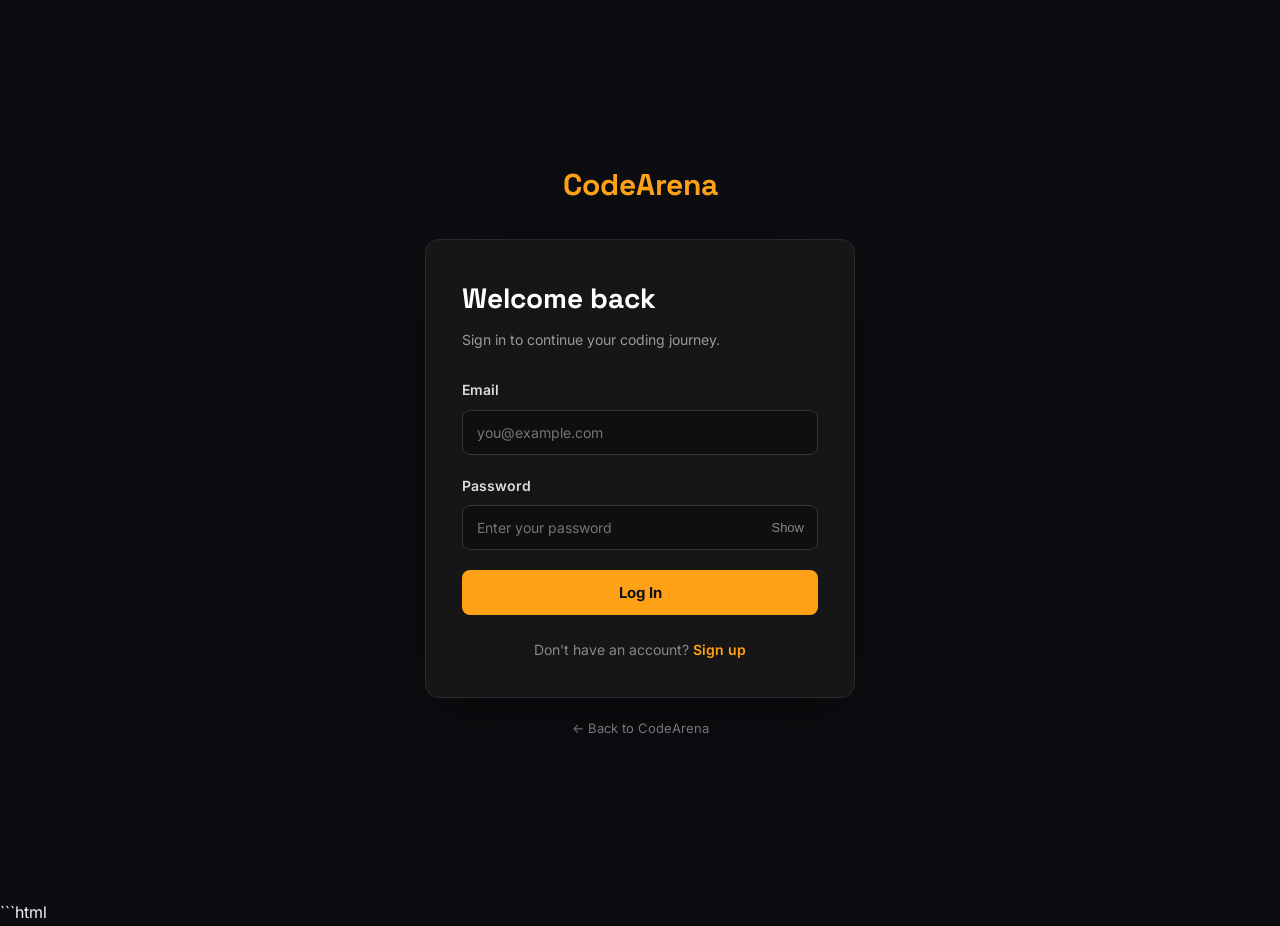
<file: frontend/dashboard.html>
<!DOCTYPE html>
<html lang="en">

<head>
    <meta charset="UTF-8">
    <meta name="viewport" content="width=device-width, initial-scale=1.0">

    <title>Dashboard — CodeArena</title>

    <link rel="preconnect" href="https://fonts.googleapis.com">
    <link rel="preconnect" href="https://fonts.gstatic.com" crossorigin>

    <link
        href="https://fonts.googleapis.com/css2?family=Inter:wght@400;500;600;700&family=JetBrains+Mono:wght@400;500;600;700&family=Space+Grotesk:wght@400;500;600;700&display=swap"
        rel="stylesheet">

    <link rel="stylesheet" href="css/style.css">

    <style>
        * {
            box-sizing: border-box;
        }

        html {
            scroll-behavior: smooth;
        }

        body {
            margin: 0;
            background:
                radial-gradient(circle at 50% -10%, rgba(255, 161, 22, 0.08), transparent 35%),
                #0b0b0b;
            color: #fff;
            font-family: "Inter", sans-serif;
            min-height: 100vh;
        }

        /* =========================
           NAVBAR
        ========================= */

        .dashboard-nav {
            height: 66px;
            border-bottom: 1px solid #252525;
            background: rgba(15, 15, 15, 0.94);
            backdrop-filter: blur(12px);
            display: flex;
            align-items: center;
            justify-content: space-between;
            padding: 0 6%;
            position: sticky;
            top: 0;
            z-index: 100;
        }

        .nav-logo {
            color: #ffa116;
            text-decoration: none;
            font-family: "Space Grotesk", sans-serif;
            font-size: 23px;
            font-weight: 700;
            letter-spacing: -0.5px;
        }

        .nav-links {
            display: flex;
            align-items: center;
            gap: 30px;
        }

        .nav-links a {
            color: #888;
            text-decoration: none;
            font-size: 14px;
            font-weight: 500;
            transition: 0.2s ease;
            position: relative;
        }

        .nav-links a:hover,
        .nav-links a.active {
            color: #ffa116;
        }

        .nav-links a.active::after {
            content: "";
            position: absolute;
            left: 0;
            right: 0;
            bottom: -23px;
            height: 2px;
            background: #ffa116;
            border-radius: 5px;
        }

        .logout-btn {
            background: transparent;
            border: 1px solid #333;
            color: #aaa;
            padding: 8px 15px;
            border-radius: 7px;
            cursor: pointer;
            font-family: "Inter", sans-serif;
            font-size: 13px;
            transition: 0.2s ease;
        }

        .logout-btn:hover {
            border-color: #ffa116;
            color: #ffa116;
            background: rgba(255, 161, 22, 0.05);
        }

        /* =========================
           MAIN
        ========================= */

        .dashboard-container {
            width: min(1180px, 92%);
            margin: 0 auto;
            padding: 48px 0 80px;
        }

        /* =========================
           ERROR
        ========================= */

        .error-box {
            display: none;
            background: #241414;
            border: 1px solid #542525;
            color: #ff7b7b;
            padding: 14px 16px;
            border-radius: 10px;
            margin-bottom: 25px;
            font-size: 14px;
        }

        /* =========================
           WELCOME
        ========================= */

        .welcome-section {
            margin-bottom: 34px;
        }

        .welcome-badge {
            display: inline-flex;
            align-items: center;
            gap: 7px;
            padding: 6px 10px;
            border: 1px solid #292929;
            border-radius: 999px;
            color: #999;
            background: #111;
            font-size: 11px;
            margin-bottom: 15px;
        }

        .welcome-dot {
            width: 6px;
            height: 6px;
            border-radius: 50%;
            background: #2db55d;
            box-shadow: 0 0 8px rgba(45, 181, 93, 0.6);
        }

        .welcome-section h1 {
            margin: 0 0 9px;
            font-family: "Space Grotesk", sans-serif;
            font-size: 36px;
            line-height: 1.15;
            letter-spacing: -1px;
        }

        .welcome-section h1 span {
            color: #ffa116;
        }

        .welcome-section p {
            margin: 0;
            color: #777;
            font-size: 14px;
        }

        /* =========================
           STATS
        ========================= */

        .stats-grid {
            display: grid;
            grid-template-columns: repeat(4, 1fr);
            gap: 15px;
            margin-bottom: 20px;
        }

        .stat-card {
            position: relative;
            overflow: hidden;
            background: linear-gradient(145deg, #171717, #121212);
            border: 1px solid #292929;
            border-radius: 13px;
            padding: 21px;
            transition: 0.25s ease;
        }

        .stat-card::after {
            content: "";
            position: absolute;
            width: 80px;
            height: 80px;
            border-radius: 50%;
            right: -35px;
            top: -35px;
            background: rgba(255, 161, 22, 0.04);
        }

        .stat-card:hover {
            border-color: #3d3d3d;
            transform: translateY(-3px);
        }

        .stat-label {
            color: #777;
            font-size: 12px;
            font-weight: 500;
            margin-bottom: 12px;
        }

        .stat-value {
            font-family: "JetBrains Mono", monospace;
            font-size: 29px;
            line-height: 1;
            font-weight: 600;
            color: #eee;
        }

        .stat-success {
            color: #2db55d;
        }

        .stat-accent {
            color: #ffa116;
        }

        /* =========================
           CONTENT GRID
        ========================= */

        .content-grid {
            display: grid;
            grid-template-columns: 1.45fr 1fr;
            gap: 20px;
        }

        .panel {
            background: linear-gradient(145deg, #161616, #121212);
            border: 1px solid #292929;
            border-radius: 13px;
            padding: 25px;
        }

        .panel-header {
            display: flex;
            align-items: center;
            justify-content: space-between;
            margin-bottom: 26px;
        }

        .panel-header h2 {
            margin: 0;
            font-family: "Space Grotesk", sans-serif;
            font-size: 19px;
            font-weight: 600;
            letter-spacing: -0.3px;
        }

        .panel-subtitle {
            color: #666;
            font-size: 11px;
            margin-top: 4px;
        }

        /* =========================
           DIFFICULTY
        ========================= */

        .difficulty-item {
            margin-bottom: 23px;
        }

        .difficulty-item:last-child {
            margin-bottom: 0;
        }

        .difficulty-top {
            display: flex;
            align-items: center;
            justify-content: space-between;
            margin-bottom: 9px;
        }

        .difficulty-name {
            color: #ddd;
            font-size: 13px;
            font-weight: 500;
        }

        .difficulty-count {
            color: #777;
            font-family: "JetBrains Mono", monospace;
            font-size: 11px;
        }

        .progress {
            height: 7px;
            background: #242424;
            border-radius: 20px;
            overflow: hidden;
        }

        .progress-bar {
            height: 100%;
            width: 0%;
            border-radius: 20px;
            transition: width 1s ease;
        }

        .easy {
            background: #2db55d;
        }

        .medium {
            background: #ffa116;
        }

        .hard {
            background: #ef4743;
        }

        /* =========================
           PERFORMANCE
        ========================= */

        .performance-panel {
            display: flex;
            flex-direction: column;
        }

        .acceptance {
            display: flex;
            justify-content: center;
            align-items: center;
            margin: 2px 0 28px;
        }

        .circle {
            width: 158px;
            height: 158px;
            border-radius: 50%;
            border: 8px solid #292929;
            display: flex;
            flex-direction: column;
            align-items: center;
            justify-content: center;
            position: relative;
            background:
                radial-gradient(circle, #181818 58%, transparent 59%),
                conic-gradient(#ffa116 0deg, #ffa116 0deg, #292929 0deg);
        }

        .circle::before {
            content: "";
            position: absolute;
            inset: -8px;
            border-radius: 50%;
            border: 1px solid #333;
            pointer-events: none;
        }

        .circle-value {
            font-family: "JetBrains Mono", monospace;
            font-size: 30px;
            font-weight: 600;
            color: #ffa116;
            z-index: 1;
        }

        .circle-label {
            color: #666;
            font-size: 11px;
            margin-top: 5px;
            z-index: 1;
        }

        /* =========================
           QUICK ACTIONS
        ========================= */

        .actions {
            display: grid;
            gap: 10px;
            margin-top: auto;
        }

        .action-btn {
            display: flex;
            align-items: center;
            justify-content: space-between;
            text-decoration: none;
            padding: 12px 15px;
            border-radius: 8px;
            border: 1px solid #303030;
            color: #ccc;
            background: #101010;
            font-size: 13px;
            transition: 0.2s ease;
        }

        .action-btn::after {
            content: "→";
            color: #666;
            transition: 0.2s ease;
        }

        .action-btn:hover {
            border-color: #ffa116;
            color: #ffa116;
        }

        .action-btn:hover::after {
            color: #ffa116;
            transform: translateX(3px);
        }

        .action-primary {
            background: #ffa116;
            color: #111;
            border-color: #ffa116;
            font-weight: 600;
        }

        .action-primary::after {
            color: #111;
        }

        .action-primary:hover {
            background: #ffb13b;
            color: #111;
        }

        /* =========================
           SUBMISSIONS
        ========================= */

        .submissions-panel {
            margin-top: 20px;
        }

        .view-all-link {
            color: #ffa116;
            text-decoration: none;
            font-size: 11px;
            font-weight: 500;
        }

        .view-all-link:hover {
            text-decoration: underline;
        }

        .submission-list {
            display: flex;
            flex-direction: column;
        }

        .submission-item {
            display: grid;
            grid-template-columns: 1fr 130px 120px;
            align-items: center;
            gap: 15px;
            padding: 15px 4px;
            border-bottom: 1px solid #252525;
            transition: 0.2s ease;
        }

        .submission-item:hover {
            background: #181818;
        }

        .submission-item:last-child {
            border-bottom: none;
        }

        .submission-problem {
            color: #ddd;
            font-size: 13px;
            font-weight: 500;
        }

        .submission-meta {
            color: #666;
            font-size: 10px;
            margin-top: 5px;
        }

        .submission-language {
            color: #999;
            font-size: 11px;
        }

        .submission-status {
            justify-self: end;
            font-size: 11px;
            font-weight: 600;
            padding: 5px 9px;
            border-radius: 999px;
            border: 1px solid transparent;
        }

        .submission-accepted {
            color: #2db55d;
            background: rgba(45, 181, 93, 0.08);
            border-color: rgba(45, 181, 93, 0.2);
        }

        .submission-wrong,
        .submission-error {
            color: #ef4743;
            background: rgba(239, 71, 67, 0.08);
            border-color: rgba(239, 71, 67, 0.2);
        }

        .submission-warning {
            color: #ffa116;
            background: rgba(255, 161, 22, 0.08);
            border-color: rgba(255, 161, 22, 0.2);
        }

        .loading,
        .no-submissions {
            text-align: center;
            color: #666;
            padding: 28px 0;
            font-size: 12px;
        }

        /* =========================
           RESPONSIVE
        ========================= */

        @media (max-width: 900px) {

            .stats-grid {
                grid-template-columns: repeat(2, 1fr);
            }

            .content-grid {
                grid-template-columns: 1fr;
            }
        }

        @media (max-width: 600px) {

            .dashboard-nav {
                padding: 0 20px;
            }

            .nav-links {
                display: none;
            }

            .dashboard-container {
                width: calc(100% - 30px);
                padding: 32px 0 55px;
            }

            .welcome-section h1 {
                font-size: 28px;
            }

            .stats-grid {
                grid-template-columns: 1fr 1fr;
                gap: 10px;
            }

            .stat-card {
                padding: 17px;
            }

            .stat-value {
                font-size: 24px;
            }

            .panel {
                padding: 20px;
            }

            .submission-item {
                grid-template-columns: 1fr auto;
                gap: 8px;
            }

            .submission-language {
                grid-column: 1;
            }

            .submission-status {
                grid-column: 2;
                grid-row: 1 / span 2;
            }
        }

        @media (max-width: 400px) {

            .stats-grid {
                grid-template-columns: 1fr;
            }

            .logout-btn {
                padding: 7px 11px;
            }
        }
    </style>
</head>

<body>

    <!-- NAVBAR -->

    <nav class="dashboard-nav">

        <a href="index.html" class="nav-logo">
            CodeArena
        </a>

         <div class="nav-links">


<a href="dashboard.html" class="active">
    Dashboard
</a>

<a href="problems.html">
    Problems
</a>

<a href="leaderboard.html">
    Leaderboard
</a>

<a href="bookmarks.html">
    Bookmarks
</a>

<a href="profile.html">
    Profile
</a>


</div>


        <button class="logout-btn" id="logoutBtn">
            Logout
        </button>

    </nav>


    <!-- MAIN -->

    <main class="dashboard-container">

        <div id="errorBox" class="error-box"></div>


        <!-- WELCOME -->

        <section class="welcome-section">

            <div class="welcome-badge">
                <span class="welcome-dot"></span>
                Your coding workspace
            </div>

            <h1>
                Welcome back, <span id="username">Coder</span> 👋
            </h1>

            <p>
                Track your progress, review your submissions and keep solving.
            </p>

        </section>


        <!-- STATS -->

        <section class="stats-grid">

            <div class="stat-card">

                <div class="stat-label">
                    Problems Solved
                </div>

                <div
                    class="stat-value stat-success"
                    id="problemsSolved">
                    0
                </div>

            </div>


            <div class="stat-card">

                <div class="stat-label">
                    Total Submissions
                </div>

                <div
                    class="stat-value"
                    id="totalSubmissions">
                    0
                </div>

            </div>


            <div class="stat-card">

                <div class="stat-label">
                    Accepted
                </div>

                <div
                    class="stat-value stat-success"
                    id="accepted">
                    0
                </div>

            </div>


            <div class="stat-card">

                <div class="stat-label">
                    Acceptance Rate
                </div>

                <div
                    class="stat-value stat-accent"
                    id="acceptanceRate">
                    0%
                </div>

            </div>

        </section>


        <!-- CONTENT -->

        <section class="content-grid">


            <!-- PROBLEM PROGRESS -->

            <div class="panel">

                <div class="panel-header">

                    <div>
                        <h2>Problem Progress</h2>

                        <div class="panel-subtitle">
                            Your solved problems by difficulty
                        </div>
                    </div>

                </div>


                <!-- EASY -->

                <div class="difficulty-item">

                    <div class="difficulty-top">

                        <span class="difficulty-name">
                            Easy
                        </span>

                        <span
                            class="difficulty-count"
                            id="easyCount">
                            0 solved
                        </span>

                    </div>

                    <div class="progress">

                        <div
                            class="progress-bar easy"
                            id="easyProgress">
                        </div>

                    </div>

                </div>


                <!-- MEDIUM -->

                <div class="difficulty-item">

                    <div class="difficulty-top">

                        <span class="difficulty-name">
                            Medium
                        </span>

                        <span
                            class="difficulty-count"
                            id="mediumCount">
                            0 solved
                        </span>

                    </div>

                    <div class="progress">

                        <div
                            class="progress-bar medium"
                            id="mediumProgress">
                        </div>

                    </div>

                </div>


                <!-- HARD -->

                <div class="difficulty-item">

                    <div class="difficulty-top">

                        <span class="difficulty-name">
                            Hard
                        </span>

                        <span
                            class="difficulty-count"
                            id="hardCount">
                            0 solved
                        </span>

                    </div>

                    <div class="progress">

                        <div
                            class="progress-bar hard"
                            id="hardProgress">
                        </div>

                    </div>

                </div>

            </div>


            <!-- PERFORMANCE -->

            <div class="panel performance-panel">

                <div class="panel-header">

                    <div>
                        <h2>Your Performance</h2>

                        <div class="panel-subtitle">
                            Based on your submissions
                        </div>
                    </div>

                </div>


                <div class="acceptance">

                    <div
                        class="circle"
                        id="acceptanceCircle">

                        <div
                            class="circle-value"
                            id="circleRate">
                            0%
                        </div>

                        <div class="circle-label">
                            Acceptance
                        </div>

                    </div>

                </div>


                <div class="actions">

                    <a
                        href="problems.html"
                        class="action-btn action-primary">
                        Solve Problems
                    </a>

                    <a
                        href="problems.html"
                        class="action-btn">
                        Browse All Problems
                    </a>

                </div>

            </div>

        </section>


        <!-- RECENT SUBMISSIONS -->

        <section class="submissions-panel panel">

            <div class="panel-header">

                <div>
                    <h2>Recent Submissions</h2>

                    <div class="panel-subtitle">
                        Your latest coding attempts
                    </div>
                </div>

                <a
                    href="submissions.html"
                    class="view-all-link">
                    View All →
                </a>

            </div>

            <div
                id="submissionsList"
                class="submission-list">

                <div class="loading">
                    Loading submissions...
                </div>

            </div>

        </section>

    </main>


    <script>

        const API_URL = "http://127.0.0.1:8000";

        const token = localStorage.getItem("access_token");


        /* ================================
           AUTHENTICATION
        ================================= */

        if (!token) {

            window.location.replace("login.html");

        }


        /* ================================
           HELPERS
        ================================= */

        function showError(message) {

            const errorBox =
                document.getElementById("errorBox");

            errorBox.textContent = message;
            errorBox.style.display = "block";

        }


        function hideError() {

            const errorBox =
                document.getElementById("errorBox");

            errorBox.textContent = "";
            errorBox.style.display = "none";

        }


        function safeNumber(value) {

            const number = Number(value);

            return Number.isFinite(number)
                ? number
                : 0;

        }


        function calculatePercentage(solved, total) {

            solved = safeNumber(solved);
            total = safeNumber(total);

            if (total <= 0) {
                return 0;
            }

            return Math.min(
                100,
                Math.max(
                    0,
                    (solved / total) * 100
                )
            );

        }


        /* ================================
           LOAD DASHBOARD
        ================================= */

        async function loadDashboard() {

            hideError();

            try {

                const dashboardResponse =
                    await fetch(
                        `${API_URL}/dashboard`,
                        {
                            method: "GET",

                            headers: {
                                "Authorization":
                                    `Bearer ${token}`,

                                "Accept":
                                    "application/json"
                            }
                        }
                    );


                let dashboardData = null;

                try {

                    dashboardData =
                        await dashboardResponse.json();

                } catch {

                    dashboardData = null;

                }


                /* TOKEN EXPIRED */

                if (dashboardResponse.status === 401) {

                    localStorage.removeItem(
                        "access_token"
                    );

                    window.location.replace(
                        "login.html"
                    );

                    return;

                }


                if (!dashboardResponse.ok) {

                    throw new Error(
                        dashboardData?.detail ||
                        "Unable to load dashboard"
                    );

                }


                /* USER */

                const user =
                    dashboardData?.user || {};

                document.getElementById(
                    "username"
                ).textContent =
                    user.username || "Coder";


                /* STATS */

                const stats =
                    dashboardData?.stats || {};


                const problemsSolved =
                    safeNumber(
                        stats.problems_solved
                    );

                const totalSubmissions =
                    safeNumber(
                        stats.total_submissions
                    );

                const accepted =
                    safeNumber(
                        stats.accepted
                    );


                const easySolved =
                    safeNumber(
                        stats.easy_solved
                    );

                const mediumSolved =
                    safeNumber(
                        stats.medium_solved
                    );

                const hardSolved =
                    safeNumber(
                        stats.hard_solved
                    );


                /* MAIN STATS */

                document.getElementById(
                    "problemsSolved"
                ).textContent =
                    problemsSolved;

                document.getElementById(
                    "totalSubmissions"
                ).textContent =
                    totalSubmissions;

                document.getElementById(
                    "accepted"
                ).textContent =
                    accepted;


                /* ACCEPTANCE RATE */

                let acceptanceRate = 0;

                if (totalSubmissions > 0) {

                    acceptanceRate =
                        Math.round(
                            (accepted /
                                totalSubmissions) *
                            100
                        );

                }


                document.getElementById(
                    "acceptanceRate"
                ).textContent =
                    `${acceptanceRate}%`;

                document.getElementById(
                    "circleRate"
                ).textContent =
                    `${acceptanceRate}%`;


                /* DIFFICULTY COUNTS */

                document.getElementById(
                    "easyCount"
                ).textContent =
                    `${easySolved} solved`;

                document.getElementById(
                    "mediumCount"
                ).textContent =
                    `${mediumSolved} solved`;

                document.getElementById(
                    "hardCount"
                ).textContent =
                    `${hardSolved} solved`;


                /* GET ALL PROBLEMS */

                let allProblems = [];

                try {

                    const problemsResponse =
                        await fetch(
                            `${API_URL}/problems`,
                            {
                                method: "GET",

                                headers: {
                                    "Accept":
                                        "application/json"
                                }
                            }
                        );


                    if (problemsResponse.ok) {

                        const problemsData =
                            await problemsResponse.json();

                        if (
                            Array.isArray(
                                problemsData
                            )
                        ) {

                            allProblems =
                                problemsData;

                        }

                    }

                } catch (problemError) {

                    console.warn(
                        "Unable to load problem list:",
                        problemError
                    );

                }


                /* TOTAL PROBLEMS */

                const totalEasy =
                    allProblems.filter(
                        problem =>
                            String(
                                problem.difficulty || ""
                            ).toLowerCase() === "easy"
                    ).length;


                const totalMedium =
                    allProblems.filter(
                        problem =>
                            String(
                                problem.difficulty || ""
                            ).toLowerCase() === "medium"
                    ).length;


                const totalHard =
                    allProblems.filter(
                        problem =>
                            String(
                                problem.difficulty || ""
                            ).toLowerCase() === "hard"
                    ).length;


                /* PROGRESS */

                const easyPercentage =
                    calculatePercentage(
                        easySolved,
                        totalEasy
                    );


                const mediumPercentage =
                    calculatePercentage(
                        mediumSolved,
                        totalMedium
                    );


                const hardPercentage =
                    calculatePercentage(
                        hardSolved,
                        totalHard
                    );


                /* PROGRESS BARS */

                document.getElementById(
                    "easyProgress"
                ).style.width =
                    `${easyPercentage}%`;


                document.getElementById(
                    "mediumProgress"
                ).style.width =
                    `${mediumPercentage}%`;


                document.getElementById(
                    "hardProgress"
                ).style.width =
                    `${hardPercentage}%`;


                /* ACCEPTANCE RING */

                const circle =
                    document.getElementById(
                        "acceptanceCircle"
                    );

                const degrees =
                    acceptanceRate * 3.6;

                circle.style.background =
                    `
                    radial-gradient(
                        circle,
                        #181818 58%,
                        transparent 59%
                    ),
                    conic-gradient(
                        #ffa116 0deg,
                        #ffa116 ${degrees}deg,
                        #292929 ${degrees}deg,
                        #292929 360deg
                    )
                    `;

            } catch (error) {

                console.error(
                    "Dashboard error:",
                    error
                );

                showError(
                    error.message ||
                    "Something went wrong while loading the dashboard."
                );

            }

        }


        /* ================================
           RECENT SUBMISSIONS
        ================================= */

        async function loadRecentSubmissions() {

            const container =
                document.getElementById(
                    "submissionsList"
                );


            try {

                const response =
                    await fetch(
                        `${API_URL}/submissions`,
                        {
                            method: "GET",

                            headers: {
                                "Authorization":
                                    `Bearer ${token}`,

                                "Accept":
                                    "application/json"
                            }
                        }
                    );


                if (response.status === 401) {

                    localStorage.removeItem(
                        "access_token"
                    );

                    window.location.replace(
                        "login.html"
                    );

                    return;

                }


                if (!response.ok) {

                    throw new Error(
                        "Unable to load submissions"
                    );

                }


                const submissions =
                    await response.json();


                /* NO SUBMISSIONS */

                if (
                    !Array.isArray(submissions) ||
                    submissions.length === 0
                ) {

                    container.innerHTML = `
                        <div class="no-submissions">
                            No submissions yet. Start solving a problem!
                        </div>
                    `;

                    return;

                }


                /* LATEST FIVE */

                const recent =
                    [...submissions]
                        .sort(
                            (a, b) =>
                                Number(b.id) -
                                Number(a.id)
                        )
                        .slice(0, 5);


                container.innerHTML = "";


                recent.forEach(
                    submission => {

                        const status =
                            String(
                                submission.status ||
                                "Pending"
                            );


                        const normalizedStatus =
                            status.toLowerCase();


                        let statusClass =
                            "submission-status";


                        if (
                            normalizedStatus ===
                            "accepted"
                        ) {

                            statusClass +=
                                " submission-accepted";

                        } else if (
                            normalizedStatus ===
                            "wrong answer"
                        ) {

                            statusClass +=
                                " submission-wrong";

                        } else if (
                            normalizedStatus ===
                            "runtime error"
                        ) {

                            statusClass +=
                                " submission-error";

                        } else {

                            statusClass +=
                                " submission-warning";

                        }


                        const item =
                            document.createElement(
                                "div"
                            );


                        item.className =
                            "submission-item";


                        item.innerHTML = `

                            <div>

                                <div class="submission-problem">
                                    Problem #${submission.problem_id}
                                </div>

                                <div class="submission-meta">
                                    Submission #${submission.id || "—"}
                                </div>

                            </div>

                            <div class="submission-language">
                                ${submission.language || "Unknown"}
                            </div>

                            <div class="${statusClass}">
                                ${status}
                            </div>

                        `;


                        container.appendChild(
                            item
                        );

                    }
                );


            } catch (error) {

                console.error(
                    "Recent submissions error:",
                    error
                );

                container.innerHTML = `
                    <div class="no-submissions">
                        Unable to load recent submissions.
                    </div>
                `;

            }

        }


        /* ================================
           LOGOUT
        ================================= */

        document
            .getElementById("logoutBtn")
            .addEventListener(
                "click",
                () => {

                    localStorage.removeItem(
                        "access_token"
                    );

                    window.location.replace(
                        "login.html"
                    );

                }
            );


        /* ================================
           START
        ================================= */

        if (token) {

            loadDashboard();
            loadRecentSubmissions();

        }

    </script>

</body>

</html>
</file>
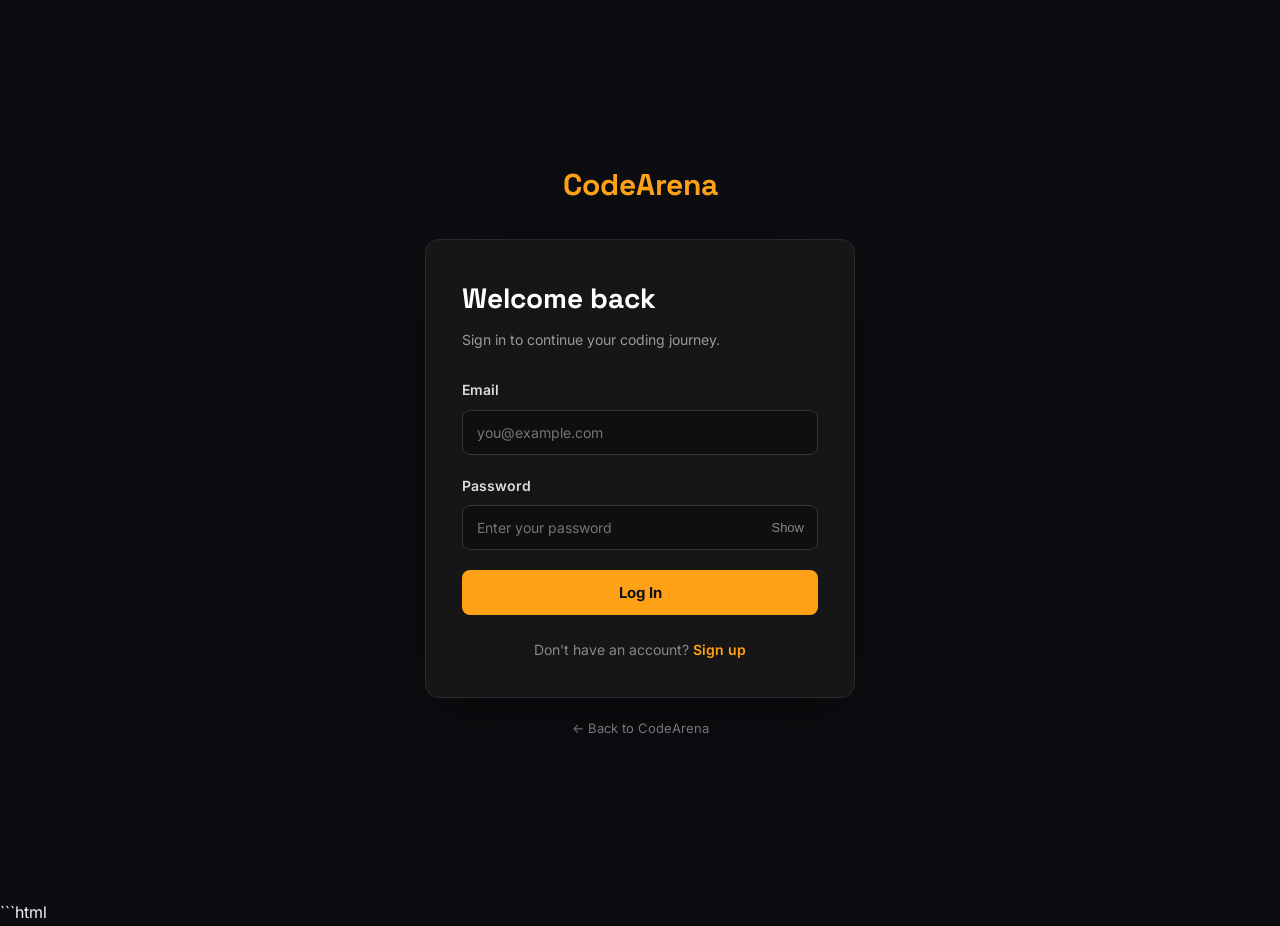
<file: frontend/leaderboard.html>
<!DOCTYPE html>

<html lang="en">

<head>
    <meta charset="UTF-8">
    <meta name="viewport" content="width=device-width, initial-scale=1.0">

```
<title>Leaderboard — CodeArena</title>

<link rel="preconnect" href="https://fonts.googleapis.com">
<link rel="preconnect" href="https://fonts.gstatic.com" crossorigin>

<link
    href="https://fonts.googleapis.com/css2?family=Inter:wght@400;500;600;700&family=JetBrains+Mono:wght@400;500;600&family=Space+Grotesk:wght@400;500;600;700&display=swap"
    rel="stylesheet">

<link rel="stylesheet" href="css/style.css">

<style>

    * {
        box-sizing: border-box;
    }

    body {
        margin: 0;
        background: #0b0b0b;
        color: #ffffff;
        font-family: "Inter", sans-serif;
    }

    /* =========================
       NAVBAR
    ========================= */

    .dashboard-nav {
        height: 64px;
        border-bottom: 1px solid #262626;
        background: #111111;
        display: flex;
        align-items: center;
        justify-content: space-between;
        padding: 0 6%;
        position: sticky;
        top: 0;
        z-index: 100;
    }

    .nav-logo {
        color: #ffa116;
        text-decoration: none;
        font-family: "Space Grotesk", sans-serif;
        font-size: 23px;
        font-weight: 700;
    }

    .nav-links {
        display: flex;
        align-items: center;
        gap: 28px;
    }

    .nav-links a {
        color: #aaa;
        text-decoration: none;
        font-size: 14px;
        transition: 0.2s ease;
    }

    .nav-links a:hover,
    .nav-links a.active {
        color: #ffa116;
    }

    .logout-btn {
        background: transparent;
        border: 1px solid #333;
        color: #bbb;
        padding: 8px 14px;
        border-radius: 7px;
        cursor: pointer;
        transition: 0.2s ease;
        font-family: "Inter", sans-serif;
    }

    .logout-btn:hover {
        border-color: #ffa116;
        color: #ffa116;
    }


    /* =========================
       MAIN
    ========================= */

    .leaderboard-container {
        width: min(1180px, 92%);
        margin: 0 auto;
        padding: 50px 0 80px;
    }


    /* =========================
       HEADER
    ========================= */

    .leaderboard-header {
        text-align: center;
        margin-bottom: 45px;
    }

    .leaderboard-icon {
        font-size: 42px;
        margin-bottom: 12px;
    }

    .leaderboard-header h1 {
        margin: 0 0 10px;

        font-family: "Space Grotesk", sans-serif;

        font-size: 38px;
        font-weight: 700;
    }

    .leaderboard-header p {
        margin: 0;

        color: #888;

        font-size: 15px;
    }


    /* =========================
       ERROR
    ========================= */

    .error-box {
        display: none;

        background: #291717;
        border: 1px solid #5c2525;

        color: #ff7b7b;

        padding: 14px 16px;

        border-radius: 8px;

        margin-bottom: 25px;

        font-size: 14px;
    }


    /* =========================
       TOP 3
    ========================= */

    .podium {
        display: grid;

        grid-template-columns:
            repeat(3, 1fr);

        gap: 18px;

        margin-bottom: 35px;
    }

    .podium-card {
        background: #151515;

        border: 1px solid #292929;

        border-radius: 14px;

        padding: 28px 20px;

        text-align: center;

        transition: 0.2s ease;
    }

    .podium-card:hover {
        border-color: #444;

        transform: translateY(-3px);
    }

    .podium-card.first {
        border-color: #6b511e;

        transform: translateY(-8px);
    }

    .podium-card.first:hover {
        transform: translateY(-11px);
    }

    .podium-rank {
        font-size: 32px;

        margin-bottom: 10px;
    }

    .podium-username {
        font-family: "Space Grotesk", sans-serif;

        font-size: 19px;

        font-weight: 600;

        margin-bottom: 12px;

        word-break: break-word;
    }

    .podium-solved {
        color: #aaa;

        font-size: 13px;
    }

    .podium-solved strong {
        color: #ffa116;

        font-family: "JetBrains Mono", monospace;

        font-size: 17px;
    }


    /* =========================
       LEADERBOARD PANEL
    ========================= */

    .leaderboard-panel {
        background: #151515;

        border: 1px solid #292929;

        border-radius: 14px;

        overflow: hidden;
    }

    .table-header {
        padding: 22px 25px;

        border-bottom: 1px solid #292929;

        display: flex;

        align-items: center;

        justify-content: space-between;
    }

    .table-header h2 {
        margin: 0;

        font-family: "Space Grotesk", sans-serif;

        font-size: 20px;
    }

    .user-position {
        color: #888;

        font-size: 12px;
    }

    .user-position span {
        color: #ffa116;

        font-family: "JetBrains Mono", monospace;

        font-weight: 600;
    }


    /* =========================
       TABLE
    ========================= */

    .leaderboard-table-wrapper {
        overflow-x: auto;
    }

    .leaderboard-table {
        width: 100%;

        border-collapse: collapse;

        min-width: 760px;
    }

    .leaderboard-table th {
        text-align: left;

        padding: 15px 20px;

        background: #101010;

        color: #777;

        font-size: 11px;

        font-weight: 600;

        text-transform: uppercase;

        letter-spacing: 0.6px;
    }

    .leaderboard-table td {
        padding: 17px 20px;

        border-top: 1px solid #252525;

        color: #ddd;

        font-size: 14px;
    }

    .leaderboard-table tbody tr {
        transition: 0.2s ease;
    }

    .leaderboard-table tbody tr:hover {
        background: #191919;
    }

    /* CURRENT USER */

    .leaderboard-table tbody tr.current-user {
        background: #211b11;

        box-shadow:
            inset 3px 0 0 #ffa116;
    }

    .leaderboard-table tbody tr.current-user:hover {
        background: #272015;
    }


    /* =========================
       RANK
    ========================= */

    .rank {
        width: 80px;

        font-family: "JetBrains Mono", monospace;

        font-weight: 600;

        color: #888;
    }

    .rank.top {
        font-size: 18px;
    }


    /* =========================
       USER
    ========================= */

    .user-cell {
        display: flex;

        align-items: center;

        gap: 11px;
    }

    .avatar {
        width: 34px;

        height: 34px;

        border-radius: 50%;

        background: #252525;

        display: flex;

        align-items: center;

        justify-content: center;

        color: #ffa116;

        font-family: "Space Grotesk", sans-serif;

        font-size: 13px;

        font-weight: 700;

        flex-shrink: 0;
    }

    .username {
        color: #eee;

        font-weight: 500;
    }

    .you-badge {
        margin-left: 7px;

        color: #ffa116;

        font-size: 10px;

        border: 1px solid #6b4b18;

        background: #241b0c;

        padding: 3px 6px;

        border-radius: 5px;
    }


    /* =========================
       NUMBERS
    ========================= */

    .number {
        font-family: "JetBrains Mono", monospace;

        color: #ccc;
    }

    .solved-number {
        color: #2db55d;

        font-weight: 600;
    }

    .rate {
        color: #ffa116;

        font-family: "JetBrains Mono", monospace;

        font-weight: 500;
    }


    /* =========================
       EMPTY / LOADING
    ========================= */

    .loading,
    .empty-state {
        text-align: center;

        color: #777;

        padding: 45px 20px;

        font-size: 14px;
    }

    .loading::before {
        content: "🏆";

        display: block;

        font-size: 28px;

        margin-bottom: 10px;
    }


    /* =========================
       RESPONSIVE
    ========================= */

    @media (max-width: 900px) {

        .podium-card.first {
            transform: none;
        }

        .podium-card.first:hover {
            transform: translateY(-3px);
        }

    }


    @media (max-width: 700px) {

        .dashboard-nav {
            padding: 0 20px;
        }

        .nav-links {
            display: none;
        }

        .leaderboard-container {
            width: 92%;

            padding-top: 35px;
        }

        .leaderboard-header h1 {
            font-size: 30px;
        }

        .podium {
            grid-template-columns: 1fr;

            gap: 12px;
        }

        .podium-card {
            padding: 20px;
        }

        .leaderboard-table th,
        .leaderboard-table td {
            padding: 14px 15px;
        }

    }

</style>
```

</head>

<body>

```
<!-- =========================
     NAVBAR
========================== -->

<nav class="dashboard-nav">

    <a href="index.html" class="nav-logo">
        CodeArena
    </a>


    <div class="nav-links">

        <a href="dashboard.html">
            Dashboard
        </a>

        <a href="problems.html">
            Problems
        </a>

        <a href="leaderboard.html" class="active">
            Leaderboard
        </a>

        <a href="profile.html">
            Profile
        </a>

    </div>


    <button
        class="logout-btn"
        id="logoutBtn">

        Logout

    </button>

</nav>



<!-- =========================
     MAIN
========================== -->

<main class="leaderboard-container">


    <div
        id="errorBox"
        class="error-box">
    </div>


    <!-- HEADER -->

    <section class="leaderboard-header">

        <div class="leaderboard-icon">
            🏆
        </div>

        <h1>
            Leaderboard
        </h1>

        <p>
            Compete, solve problems, and climb the ranks.
        </p>

    </section>



    <!-- =========================
         TOP 3 PODIUM
    ========================== -->

    <section
        id="podium"
        class="podium">

        <div class="loading">
            Loading leaderboard...
        </div>

    </section>



    <!-- =========================
         LEADERBOARD
    ========================== -->

    <section class="leaderboard-panel">


        <div class="table-header">

            <h2>
                Rankings
            </h2>

            <div
                class="user-position"
                id="userPosition">
            </div>

        </div>


        <div
            id="leaderboardContent">

            <div class="loading">
                Loading rankings...
            </div>

        </div>


    </section>


</main>



<script>

    /* =========================
       CONFIG
    ========================= */

    const API_URL =
        "http://127.0.0.1:8000";


    const token =
        localStorage.getItem(
            "access_token"
        );


    /* =========================
       AUTH
    ========================= */

    if (!token) {

        window.location.replace(
            "login.html"
        );

    }


    /* =========================
       ELEMENTS
    ========================= */

    const podium =
        document.getElementById(
            "podium"
        );

    const leaderboardContent =
        document.getElementById(
            "leaderboardContent"
        );

    const errorBox =
        document.getElementById(
            "errorBox"
        );

    const userPosition =
        document.getElementById(
            "userPosition"
        );


    /* =========================
       ERROR
    ========================= */

    function showError(message) {

        errorBox.textContent =
            message;

        errorBox.style.display =
            "block";

    }


    /* =========================
       ESCAPE HTML
    ========================= */

    function escapeHtml(value) {

        return String(value ?? "")
            .replace(
                /&/g,
                "&amp;"
            )
            .replace(
                /</g,
                "&lt;"
            )
            .replace(
                />/g,
                "&gt;"
            )
            .replace(
                /"/g,
                "&quot;"
            )
            .replace(
                /'/g,
                "&#039;"
            );

    }


    /* =========================
       GET CURRENT USER
    ========================= */

    async function getCurrentUser() {

        const response =
            await fetch(
                `${API_URL}/me`,
                {
                    method: "GET",

                    headers: {
                        "Authorization":
                            `Bearer ${token}`,

                        "Accept":
                            "application/json"
                    }
                }
            );


        if (response.status === 401) {

            localStorage.removeItem(
                "access_token"
            );

            window.location.replace(
                "login.html"
            );

            return null;

        }


        if (!response.ok) {

            throw new Error(
                "Unable to verify current user."
            );

        }


        return await response.json();

    }


    /* =========================
       LOAD LEADERBOARD
    ========================= */

    async function loadLeaderboard() {

        try {

            const [
                user,
                leaderboardResponse
            ] = await Promise.all([

                getCurrentUser(),

                fetch(
                    `${API_URL}/leaderboard`,
                    {
                        method: "GET",

                        headers: {
                            "Accept":
                                "application/json"
                        }
                    }
                )

            ]);


            if (!user) {
                return;
            }


            /* =====================
               CHECK API
            ===================== */

            if (
                !leaderboardResponse.ok
            ) {

                let errorData = null;

                try {

                    errorData =
                        await leaderboardResponse.json();

                } catch {

                    errorData = null;

                }


                throw new Error(
                    errorData?.detail ||
                    "Unable to load leaderboard."
                );

            }


            const data =
                await leaderboardResponse.json();


            if (
                !Array.isArray(data)
            ) {

                throw new Error(
                    "Invalid leaderboard response."
                );

            }


            /* =====================
               EMPTY
            ===================== */

            if (data.length === 0) {

                podium.innerHTML = `
                    <div
                        class="empty-state"
                        style="grid-column: 1 / -1;">
                        No users found in the leaderboard yet.
                    </div>
                `;


                leaderboardContent.innerHTML = `
                    <div class="empty-state">
                        Start solving problems to appear here.
                    </div>
                `;

                return;

            }


            /* =====================
               TOP 3
            ===================== */

            renderPodium(data);


            /* =====================
               TABLE
            ===================== */

            renderTable(
                data,
                user
            );

        }

        catch (error) {

            console.error(
                "Leaderboard error:",
                error
            );


            podium.innerHTML = `
                <div
                    class="empty-state"
                    style="grid-column: 1 / -1;">
                    Unable to load leaderboard.
                </div>
            `;


            leaderboardContent.innerHTML = `
                <div class="empty-state">
                    Please try refreshing the page.
                </div>
            `;


            showError(
                error.message ||
                "Something went wrong while loading the leaderboard."
            );

        }

    }


    /* =========================
       PODIUM
    ========================= */

    function renderPodium(data) {

        const topThree =
            data.slice(0, 3);


        const podiumOrder = [];


        /*

            Display order:

                2nd
                1st
                3rd

        */


        if (topThree[1]) {

            podiumOrder.push({
                user: topThree[1],
                position: 2,
                emoji: "🥈",
                className: ""
            });

        }


        if (topThree[0]) {

            podiumOrder.push({
                user: topThree[0],
                position: 1,
                emoji: "🥇",
                className: "first"
            });

        }


        if (topThree[2]) {

            podiumOrder.push({
                user: topThree[2],
                position: 3,
                emoji: "🥉",
                className: ""
            });

        }


        podium.innerHTML =
            podiumOrder.map(item => {

                const username =
                    escapeHtml(
                        item.user.username
                    );


                return `

                    <div
                        class="podium-card ${item.className}">

                        <div
                            class="podium-rank">

                            ${item.emoji}

                        </div>


                        <div
                            class="podium-username">

                            ${username}

                        </div>


                        <div
                            class="podium-solved">

                            <strong>
                                ${Number(
                                    item.user.problems_solved || 0
                                )}
                            </strong>

                            problems solved

                        </div>

                    </div>

                `;

            }).join("");

    }


    /* =========================
       TABLE
    ========================= */

    function renderTable(
        data,
        currentUser
    ) {

        const currentUserId =
            Number(
                currentUser.id
            );


        const currentUserRow =
            data.find(
                user =>
                    Number(user.user_id) ===
                    currentUserId
            );


        /* USER POSITION */

        if (currentUserRow) {

            userPosition.innerHTML = `
                Your Rank:
                <span>
                    #${currentUserRow.rank}
                </span>
            `;

        }


        /* TABLE */

        leaderboardContent.innerHTML = `

            <div
                class="leaderboard-table-wrapper">

                <table
                    class="leaderboard-table">

                    <thead>

                        <tr>

                            <th>
                                Rank
                            </th>

                            <th>
                                User
                            </th>

                            <th>
                                Problems Solved
                            </th>

                            <th>
                                Accepted
                            </th>

                            <th>
                                Submissions
                            </th>

                            <th>
                                Acceptance Rate
                            </th>

                        </tr>

                    </thead>


                    <tbody>

                        ${data.map(user => {

                            const isCurrentUser =
                                Number(
                                    user.user_id
                                ) ===
                                currentUserId;


                            const rank =
                                Number(
                                    user.rank
                                );


                            let rankDisplay =
                                `#${rank}`;


                            if (rank === 1) {

                                rankDisplay =
                                    "🥇";

                            }
                            else if (rank === 2) {

                                rankDisplay =
                                    "🥈";

                            }
                            else if (rank === 3) {

                                rankDisplay =
                                    "🥉";

                            }


                            const username =
                                escapeHtml(
                                    user.username
                                );


                            const firstLetter =
                                username
                                    .charAt(0)
                                    .toUpperCase();


                            return `

                                <tr
                                    class="${
                                        isCurrentUser
                                            ? "current-user"
                                            : ""
                                    }">

                                    <td
                                        class="rank ${
                                            rank <= 3
                                                ? "top"
                                                : ""
                                        }">

                                        ${rankDisplay}

                                    </td>


                                    <td>

                                        <div
                                            class="user-cell">

                                            <div
                                                class="avatar">

                                                ${firstLetter}

                                            </div>


                                            <div>

                                                <span
                                                    class="username">

                                                    ${username}

                                                </span>


                                                ${
                                                    isCurrentUser
                                                        ? `
                                                            <span
                                                                class="you-badge">

                                                                YOU

                                                            </span>
                                                        `
                                                        : ""
                                                }

                                            </div>

                                        </div>

                                    </td>


                                    <td
                                        class="number solved-number">

                                        ${Number(
                                            user.problems_solved || 0
                                        )}

                                    </td>


                                    <td
                                        class="number">

                                        ${Number(
                                            user.accepted_submissions || 0
                                        )}

                                    </td>


                                    <td
                                        class="number">

                                        ${Number(
                                            user.total_submissions || 0
                                        )}

                                    </td>


                                    <td
                                        class="rate">

                                        ${Number(
                                            user.acceptance_rate || 0
                                        )}%

                                    </td>

                                </tr>

                            `;

                        }).join("")}

                    </tbody>

                </table>

            </div>

        `;

    }


    /* =========================
       LOGOUT
    ========================= */

    document
        .getElementById("logoutBtn")
        .addEventListener(
            "click",
            () => {

                localStorage.removeItem(
                    "access_token"
                );

                window.location.replace(
                    "login.html"
                );

            }
        );


    /* =========================
       START
    ========================= */

    loadLeaderboard();

</script>
```

</body>

</html>
</file>
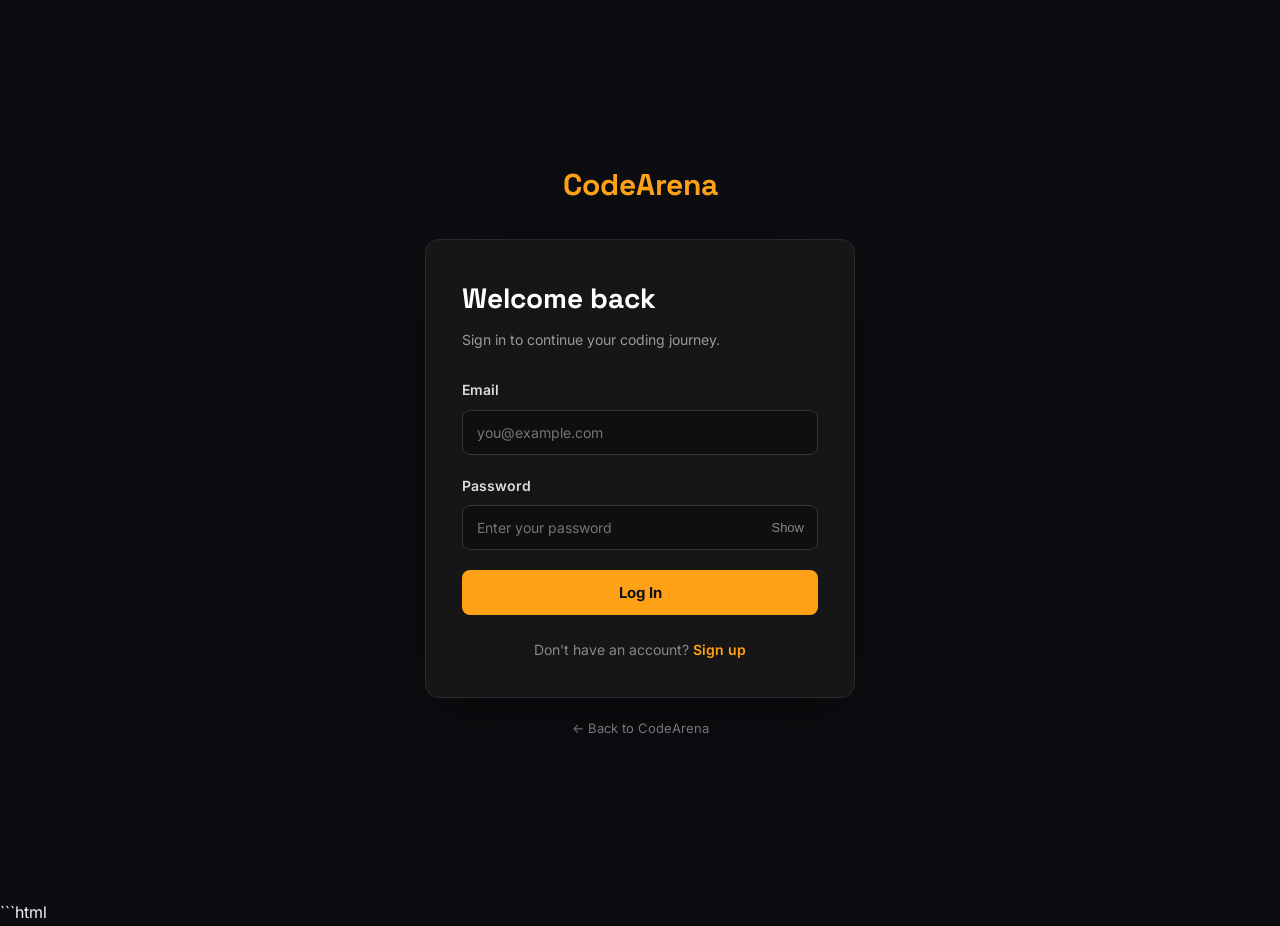
<file: frontend/login.html>
<!DOCTYPE html>
<html lang="en">
<head>
    <meta charset="UTF-8">
    <meta name="viewport" content="width=device-width, initial-scale=1.0">

    <title>Login — CodeArena</title>

    <link rel="preconnect" href="https://fonts.googleapis.com">
    <link rel="preconnect" href="https://fonts.gstatic.com" crossorigin>

    <link href="https://fonts.googleapis.com/css2?family=Inter:wght@400;500;600;700&family=JetBrains+Mono:wght@400;500;600&family=Space+Grotesk:wght@400;500;600;700&display=swap" rel="stylesheet">

    <link rel="stylesheet" href="css/style.css">

    <style>
        .auth-page {
            min-height: 100vh;
            display: flex;
            align-items: center;
            justify-content: center;
            padding: 40px 20px;
        }

        .auth-container {
            width: 100%;
            max-width: 430px;
        }

        .auth-logo {
            text-align: center;
            margin-bottom: 30px;
        }

        .auth-logo a {
            color: #ffa116;
            text-decoration: none;
            font-family: "Space Grotesk", sans-serif;
            font-size: 30px;
            font-weight: 700;
        }

        .auth-card {
            background: #161616;
            border: 1px solid #2a2a2a;
            border-radius: 14px;
            padding: 36px;
            box-shadow: 0 20px 60px rgba(0, 0, 0, 0.35);
        }

        .auth-card h1 {
            margin: 0 0 8px;
            font-family: "Space Grotesk", sans-serif;
            font-size: 28px;
            color: #ffffff;
        }

        .auth-subtitle {
            margin-bottom: 28px;
            color: #999;
            font-size: 14px;
        }

        .form-group {
            margin-bottom: 20px;
        }

        .form-group label {
            display: block;
            margin-bottom: 8px;
            color: #ddd;
            font-size: 14px;
            font-weight: 600;
        }

        .form-input {
            width: 100%;
            box-sizing: border-box;
            padding: 13px 14px;
            background: #0f0f0f;
            border: 1px solid #333;
            border-radius: 8px;
            color: #fff;
            font-family: "Inter", sans-serif;
            font-size: 14px;
            outline: none;
            transition: 0.2s ease;
        }

        .form-input:focus {
            border-color: #ffa116;
            box-shadow: 0 0 0 3px rgba(255, 161, 22, 0.1);
        }

        .password-wrapper {
            position: relative;
        }

        .password-wrapper .form-input {
            padding-right: 48px;
        }

        .toggle-password {
            position: absolute;
            right: 14px;
            top: 50%;
            transform: translateY(-50%);
            background: none;
            border: none;
            color: #888;
            cursor: pointer;
            font-size: 13px;
        }

        .toggle-password:hover {
            color: #ffa116;
        }

        .login-btn {
            width: 100%;
            border: none;
            border-radius: 8px;
            padding: 13px;
            background: #ffa116;
            color: #111;
            font-family: "Inter", sans-serif;
            font-size: 15px;
            font-weight: 700;
            cursor: pointer;
            transition: 0.2s ease;
        }

        .login-btn:hover {
            background: #ffb13b;
            transform: translateY(-1px);
        }

        .login-btn:disabled {
            opacity: 0.6;
            cursor: not-allowed;
            transform: none;
        }

        .error-message {
            display: none;
            margin-bottom: 18px;
            padding: 11px 13px;
            border: 1px solid #5c2525;
            border-radius: 8px;
            background: #291717;
            color: #ff7b7b;
            font-size: 13px;
        }

        .auth-footer {
            text-align: center;
            margin-top: 24px;
            color: #888;
            font-size: 14px;
        }

        .auth-footer a {
            color: #ffa116;
            text-decoration: none;
            font-weight: 600;
        }

        .auth-footer a:hover {
            text-decoration: underline;
        }

        .back-home {
            display: block;
            text-align: center;
            margin-top: 20px;
            color: #777;
            text-decoration: none;
            font-size: 13px;
        }

        .back-home:hover {
            color: #ffa116;
        }

        @media (max-width: 500px) {
            .auth-card {
                padding: 26px 20px;
            }

            .auth-card h1 {
                font-size: 24px;
            }
        }
    </style>
</head>

<body>

    <main class="auth-page">

        <div class="auth-container">

            <div class="auth-logo">
                <a href="index.html">CodeArena</a>
            </div>

            <div class="auth-card">

                <h1>Welcome back</h1>

                <p class="auth-subtitle">
                    Sign in to continue your coding journey.
                </p>

                <div id="errorMessage" class="error-message"></div>

                <form id="loginForm">

                    <div class="form-group">
                        <label for="email">Email</label>

                        <input
                            type="email"
                            id="email"
                            class="form-input"
                            placeholder="you@example.com"
                            required
                        >
                    </div>

                    <div class="form-group">
                        <label for="password">Password</label>

                        <div class="password-wrapper">

                            <input
                                type="password"
                                id="password"
                                class="form-input"
                                placeholder="Enter your password"
                                required
                            >

                            <button
                                type="button"
                                class="toggle-password"
                                id="togglePassword"
                            >
                                Show
                            </button>

                        </div>
                    </div>

                    <button
                        type="submit"
                        class="login-btn"
                        id="loginButton"
                    >
                        Log In
                    </button>

                </form>

                <div class="auth-footer">
                    Don't have an account?
                    <a href="signup.html">Sign up</a>
                </div>

            </div>

            <a href="index.html" class="back-home">
                ← Back to CodeArena
            </a>

        </div>

    </main>

     ```html
 <script>
    const passwordInput = document.getElementById("password");
    const togglePassword = document.getElementById("togglePassword");

    const loginForm = document.getElementById("loginForm");
    const loginButton = document.getElementById("loginButton");
    const errorMessage = document.getElementById("errorMessage");


    // Show / Hide Password
    togglePassword.addEventListener("click", () => {

        if (passwordInput.type === "password") {
            passwordInput.type = "text";
            togglePassword.textContent = "Hide";
        } else {
            passwordInput.type = "password";
            togglePassword.textContent = "Show";
        }

    });


    // Login
    loginForm.addEventListener("submit", async (event) => {

        event.preventDefault();

        const email = document.getElementById("email").value.trim();
        const password = passwordInput.value;

        errorMessage.style.display = "none";
        errorMessage.textContent = "";

        loginButton.disabled = true;
        loginButton.textContent = "Logging in...";

        try {

            const response = await fetch("http://127.0.0.1:8000/login", {
                method: "POST",
                headers: {
                    "Content-Type": "application/json"
                },
                body: JSON.stringify({
                    email: email,
                    password: password
                })
            });

            const data = await response.json();

            if (!response.ok) {
                throw new Error(
                    data.detail || "Invalid email or password"
                );
            }

            localStorage.setItem(
                "access_token",
                data.access_token
            );

            window.location.href = "dashboard.html";

        } catch (error) {

            errorMessage.textContent = error.message;
            errorMessage.style.display = "block";

            loginButton.disabled = false;
            loginButton.textContent = "Log In";
        }

    });
</script>



</body>
</html>
</file>
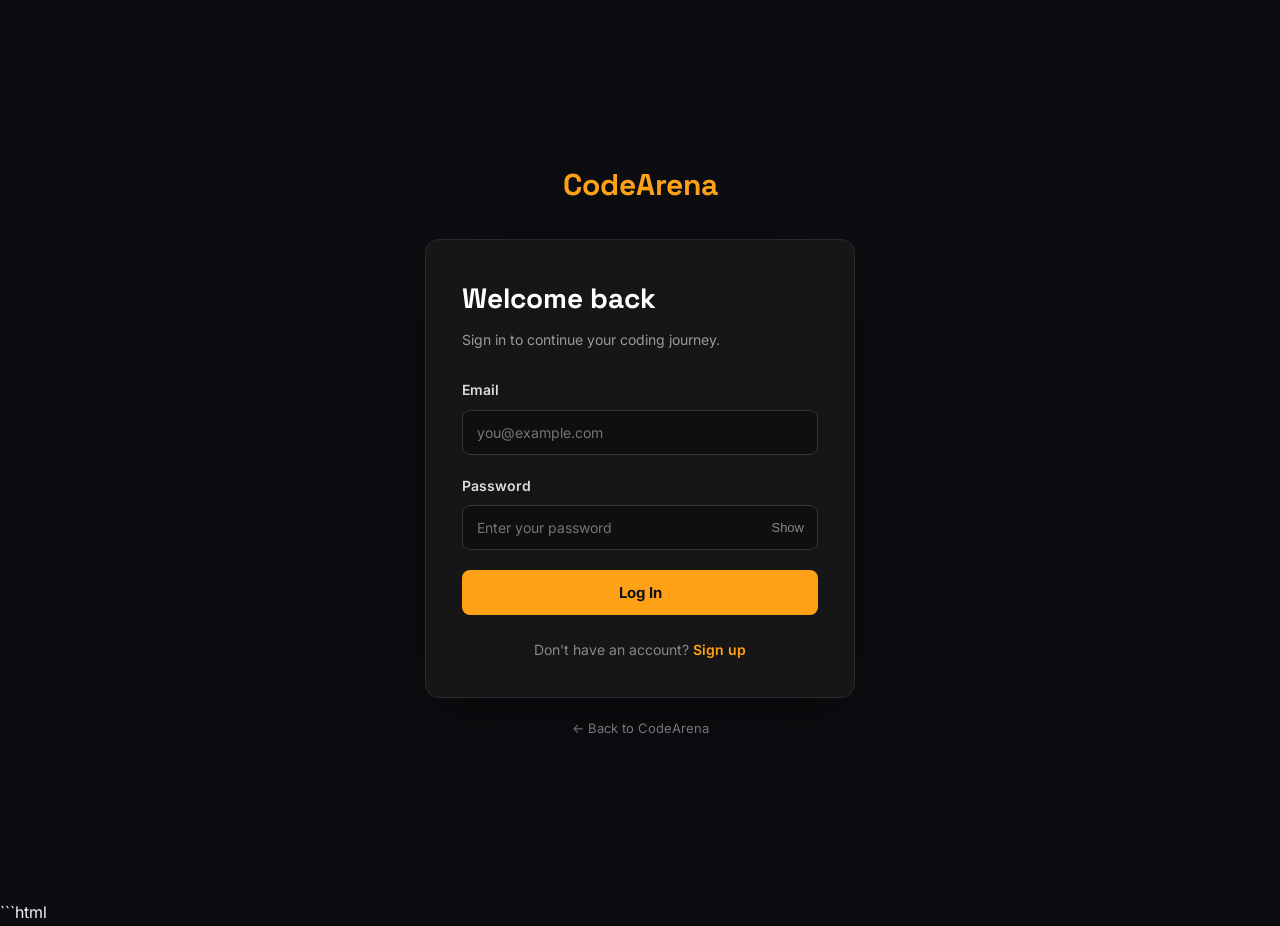
<file: frontend/problem.html>
<!DOCTYPE html>
<html lang="en">

<head>
    <meta charset="UTF-8">
    <meta name="viewport" content="width=device-width, initial-scale=1.0">

    <title>Problem — CodeArena</title>

    <link rel="preconnect" href="https://fonts.googleapis.com">
    <link rel="preconnect" href="https://fonts.gstatic.com" crossorigin>

    <link
        href="https://fonts.googleapis.com/css2?family=Inter:wght@400;500;600;700&family=JetBrains+Mono:wght@400;500;600&family=Space+Grotesk:wght@400;500;600;700&display=swap"
        rel="stylesheet">

    <link rel="stylesheet" href="css/style.css">

    <style>
        * {
            box-sizing: border-box;
        }

        body {
            margin: 0;
            background:
                radial-gradient(circle at 15% 0%, rgba(255, 161, 22, 0.045), transparent 28%),
                #0b0b0b;
            color: #fff;
            font-family: "Inter", sans-serif;
        }

        /* =========================
           NAVBAR
        ========================= */

        .problem-nav {
            height: 64px;
            background: rgba(17, 17, 17, 0.96);
            border-bottom: 1px solid #292929;

            display: flex;
            align-items: center;
            justify-content: space-between;

            padding: 0 5%;

            position: sticky;
            top: 0;
            z-index: 100;

            backdrop-filter: blur(12px);
        }

        .nav-logo {
            color: #ffa116;
            text-decoration: none;

            font-family: "Space Grotesk", sans-serif;
            font-size: 23px;
            font-weight: 700;
            letter-spacing: -0.5px;
        }

        .back-link {
            color: #999;
            text-decoration: none;
            font-size: 13px;
            transition: 0.2s;
        }

        .back-link:hover {
            color: #ffa116;
        }

        .dashboard-link {
            color: #ddd;
            text-decoration: none;

            border: 1px solid #333;
            padding: 8px 14px;
            border-radius: 7px;

            font-size: 13px;
            transition: 0.2s;
        }

        .dashboard-link:hover {
            color: #ffa116;
            border-color: #ffa116;
            background: rgba(255, 161, 22, 0.05);
        }

        /* =========================
           MAIN LAYOUT
        ========================= */

        .coding-layout {
            width: min(1450px, 94%);
            margin: 0 auto;

            min-height: calc(100vh - 64px);

            display: grid;
            grid-template-columns: 0.95fr 1.05fr;

            gap: 18px;

            padding: 22px 0;
        }

        /* =========================
           PANELS
        ========================= */

        .panel {
            background: #151515;
            border: 1px solid #292929;
            border-radius: 11px;
            overflow: hidden;

            box-shadow: 0 10px 35px rgba(0, 0, 0, 0.18);
        }

        .panel-header {
            min-height: 56px;

            padding: 13px 18px;

            background: #111;
            border-bottom: 1px solid #292929;

            display: flex;
            justify-content: space-between;
            align-items: center;
        }

        .panel-header h2 {
            margin: 0;

            font-family: "Space Grotesk", sans-serif;
            font-size: 15px;
            font-weight: 600;
        }

        .panel-label {
            display: flex;
            align-items: center;
            gap: 9px;
        }

        .panel-dot {
            width: 7px;
            height: 7px;
            border-radius: 50%;
            background: #ffa116;

            box-shadow: 0 0 10px rgba(255, 161, 22, 0.35);
        }

        /* =========================
           PROBLEM PANEL
        ========================= */

        .problem-panel {
            min-height: 700px;
        }

        .problem-content {
            padding: 27px;
            overflow-y: auto;
            max-height: calc(100vh - 145px);

            scrollbar-width: thin;
            scrollbar-color: #333 transparent;
        }

        .problem-content::-webkit-scrollbar {
            width: 7px;
        }

        .problem-content::-webkit-scrollbar-track {
            background: transparent;
        }

        .problem-content::-webkit-scrollbar-thumb {
            background: #333;
            border-radius: 20px;
        }

        .problem-title-row {
            display: flex;
            align-items: center;
            flex-wrap: wrap;
            gap: 12px;

            margin-bottom: 20px;
        }

        .problem-number {
            color: #777;
            font-size: 12px;
            font-family: "JetBrains Mono", monospace;
        }

        .problem-title {
            margin: 0;

            font-family: "Space Grotesk", sans-serif;
            font-size: 29px;
            line-height: 1.2;

            letter-spacing: -0.5px;
        }

        .difficulty {
            padding: 5px 10px;
            border-radius: 6px;

            font-size: 10px;
            font-weight: 700;

            text-transform: uppercase;
            letter-spacing: 0.5px;
        }

        .easy {
            background: rgba(45, 181, 93, 0.12);
            color: #2db55d;
            border: 1px solid rgba(45, 181, 93, 0.18);
        }

        .medium {
            background: rgba(255, 161, 22, 0.12);
            color: #ffa116;
            border: 1px solid rgba(255, 161, 22, 0.18);
        }

        .hard {
            background: rgba(239, 71, 67, 0.12);
            color: #ef4743;
            border: 1px solid rgba(239, 71, 67, 0.18);
        }

        .problem-description {
            color: #c7c7c7;

            font-size: 14px;
            line-height: 1.85;

            margin-bottom: 30px;
        }

        .problem-section {
            margin-bottom: 27px;
        }

        .problem-section h3 {
            margin: 0 0 10px;

            font-family: "Space Grotesk", sans-serif;
            font-size: 15px;
            font-weight: 600;

            color: #f1f1f1;
        }

        .problem-section p {
            color: #aaa;
            font-size: 13px;
            line-height: 1.75;

            margin: 0;

            white-space: pre-wrap;
        }

        .problem-code {
            background: #0c0c0c;
            border: 1px solid #292929;
            border-radius: 7px;

            padding: 14px;

            color: #ccc;

            font-family: "JetBrains Mono", monospace;
            font-size: 12px;

            white-space: pre-wrap;
        }

        .problem-divider {
            height: 1px;
            background: #242424;
            margin: 26px 0;
        }

        /* =========================
           EDITOR
        ========================= */

        .editor-panel {
            display: flex;
            flex-direction: column;
            min-height: 700px;
        }

        .editor-heading {
            display: flex;
            align-items: center;
            gap: 9px;
        }

        .editor-heading-icon {
            width: 28px;
            height: 28px;

            display: flex;
            align-items: center;
            justify-content: center;

            border-radius: 6px;

            background: rgba(255, 161, 22, 0.09);
            color: #ffa116;

            font-family: "JetBrains Mono", monospace;
            font-size: 12px;
        }

        .language-select {
            background: #151515;
            color: #bbb;

            border: 1px solid #333;
            border-radius: 6px;

            padding: 7px 10px;

            font-family: "Inter", sans-serif;
            font-size: 12px;

            outline: none;
            cursor: pointer;
        }

        .language-select:hover,
        .language-select:focus {
            border-color: #555;
        }

        .editor-wrapper {
            flex: 1;
            min-height: 470px;

            background: #0e0e0e;

            position: relative;
        }

        .editor-topbar {
            height: 34px;

            display: flex;
            align-items: center;
            justify-content: space-between;

            padding: 0 14px;

            background: #0c0c0c;
            border-bottom: 1px solid #202020;

            color: #666;
            font-size: 10px;
        }

        .editor-file {
            font-family: "JetBrains Mono", monospace;
        }

        .editor-tip {
            color: #555;
        }

        .code-editor {
            width: 100%;
            height: calc(100% - 34px);

            min-height: 436px;

            resize: none;

            border: none;
            outline: none;

            background: #0e0e0e;
            color: #e4e4e4;

            padding: 20px;

            font-family: "JetBrains Mono", monospace;
            font-size: 13px;

            line-height: 1.7;

            tab-size: 4;

            scrollbar-width: thin;
            scrollbar-color: #333 transparent;
        }

        .code-editor::selection {
            background: rgba(255, 161, 22, 0.18);
        }

        .code-editor::placeholder {
            color: #444;
        }

        .code-editor::-webkit-scrollbar {
            width: 8px;
        }

        .code-editor::-webkit-scrollbar-track {
            background: #0e0e0e;
        }

        .code-editor::-webkit-scrollbar-thumb {
            background: #333;
            border-radius: 20px;
        }

        /* =========================
           CUSTOM INPUT
        ========================= */

        .custom-input-panel {
            background: #111;
            border-top: 1px solid #292929;
            padding: 13px 16px;
        }

        .custom-input-header {
            display: flex;
            align-items: center;
            justify-content: space-between;
            gap: 12px;

            margin-bottom: 9px;
        }

        .custom-input-title {
            display: flex;
            align-items: center;
            gap: 8px;

            color: #ddd;

            font-family: "Space Grotesk", sans-serif;
            font-size: 12px;
            font-weight: 600;
        }

        .custom-input-icon {
            width: 24px;
            height: 24px;

            display: flex;
            align-items: center;
            justify-content: center;

            border-radius: 6px;

            background: rgba(255, 161, 22, 0.09);
            color: #ffa116;

            font-family: "JetBrains Mono", monospace;
            font-size: 11px;
        }

        .custom-input-hint {
            color: #555;
            font-size: 10px;
        }

        .clear-input-btn {
            background: transparent;
            color: #777;

            border: 1px solid #292929;
            border-radius: 5px;

            padding: 5px 9px;

            font-family: "Inter", sans-serif;
            font-size: 10px;

            cursor: pointer;

            transition: all 0.18s ease;
        }

        .clear-input-btn:hover {
            color: #ffa116;
            border-color: #555;
            background: rgba(255, 161, 22, 0.04);
        }

        .custom-input {
            width: 100%;
            min-height: 88px;
            max-height: 170px;

            resize: vertical;

            background: #0c0c0c;
            color: #ddd;

            border: 1px solid #292929;
            border-radius: 7px;

            outline: none;

            padding: 11px 12px;

            font-family: "JetBrains Mono", monospace;
            font-size: 12px;

            line-height: 1.6;

            scrollbar-width: thin;
            scrollbar-color: #333 transparent;
        }

        .custom-input::placeholder {
            color: #444;
        }

        .custom-input:focus {
            border-color: rgba(255, 161, 22, 0.5);
            box-shadow: 0 0 0 2px rgba(255, 161, 22, 0.05);
        }

        .custom-input-footer {
            display: flex;
            align-items: center;
            justify-content: space-between;

            margin-top: 7px;

            color: #555;
            font-size: 10px;
        }

        .custom-input-status {
            display: flex;
            align-items: center;
            gap: 6px;
        }

        .custom-input-status-dot {
            width: 5px;
            height: 5px;

            border-radius: 50%;

            background: #555;
        }

        /* =========================
           ACTION BAR
        ========================= */

        .editor-actions {
            padding: 13px 16px;

            background: #111;
            border-top: 1px solid #292929;

            display: flex;
            align-items: center;
            justify-content: space-between;

            gap: 12px;
        }

        #submissionStatus {
            min-width: 130px;
        }

        .submit-actions {
            display: flex;
            gap: 9px;
        }

        .run-btn,
        .submit-btn {
            border-radius: 7px;

            padding: 10px 17px;

            font-family: "Inter", sans-serif;
            font-weight: 700;

            font-size: 12px;

            cursor: pointer;

            transition: all 0.18s ease;
        }

        .run-btn {
            background: #1a1a1a;
            color: #ddd;
            border: 1px solid #333;
        }

        .run-btn:hover {
            border-color: #555;
            background: #202020;
        }

        .submit-btn {
            background: #ffa116;
            color: #111;
            border: 1px solid #ffa116;
        }

        .submit-btn:hover {
            background: #ffb13b;
            border-color: #ffb13b;
            transform: translateY(-1px);
        }

        .submit-btn:disabled,
        .run-btn:disabled,
        .clear-input-btn:disabled {
            opacity: 0.55;
            cursor: not-allowed;
            transform: none;
        }

        /* =========================
           RESULT
        ========================= */

        .result-panel {
            border-top: 1px solid #292929;
            background: #111;
        }

        .result-header {
            padding: 11px 16px;

            color: #888;
            font-size: 11px;
            font-weight: 600;

            border-bottom: 1px solid #292929;

            text-transform: uppercase;
            letter-spacing: 0.5px;
        }

        .result-body {
            padding: 15px 16px;

            color: #888;

            font-family: "JetBrains Mono", monospace;
            font-size: 12px;

            min-height: 52px;

            white-space: pre-wrap;

            line-height: 1.65;
        }

        .result-success {
            color: #2db55d;
        }

        .result-error {
            color: #ef4743;
        }

        .result-warning {
            color: #ffa116;
        }

        /* =========================
           LOADING
        ========================= */

        .loading {
            text-align: center;
            color: #777;

            padding: 70px 20px;

            font-size: 13px;
        }

        .loading::before {
            content: "";
            display: block;

            width: 22px;
            height: 22px;

            margin: 0 auto 14px;

            border: 2px solid #292929;
            border-top-color: #ffa116;

            border-radius: 50%;

            animation: spin 0.8s linear infinite;
        }

        @keyframes spin {
            to {
                transform: rotate(360deg);
            }
        }

        /* =========================
           ERROR
        ========================= */

        .error-box {
            display: none;

            background: #291717;
            border: 1px solid #5c2525;

            color: #ff7b7b;

            padding: 13px 15px;

            border-radius: 8px;

            margin: 18px 5% 0;

            font-size: 13px;
        }

        /* =========================
           RESPONSIVE
        ========================= */

        @media (max-width: 1100px) {

            .coding-layout {
                grid-template-columns: 1fr;
            }

            .problem-content {
                max-height: none;
            }

            .editor-panel {
                min-height: 650px;
            }
        }

        @media (max-width: 600px) {

            .problem-nav {
                padding: 0 18px;
            }

            .back-link {
                display: none;
            }

            .dashboard-link {
                padding: 7px 10px;
            }

            .coding-layout {
                width: 94%;
                padding: 14px 0;
            }

            .problem-content {
                padding: 20px;
            }

            .problem-title {
                font-size: 23px;
            }

            .custom-input-panel {
                padding: 12px;
            }

            .custom-input-header {
                align-items: flex-start;
            }

            .custom-input-hint {
                display: none;
            }

            .editor-actions {
                flex-direction: column;
                align-items: stretch;
            }

            #submissionStatus {
                min-width: 0;
            }

            .submit-actions {
                width: 100%;
            }

            .run-btn,
            .submit-btn {
                flex: 1;
            }

            .editor-tip {
                display: none;
            }
        }
    </style>

</head>

<body>

    <!-- NAVBAR -->

    <nav class="problem-nav">

        <a href="index.html" class="nav-logo">
            CodeArena
        </a>

        <a href="problems.html" class="back-link">
            ← Back to Problems
        </a>

        <a href="dashboard.html" class="dashboard-link">
            Dashboard
        </a>

    </nav>


    <div id="errorBox" class="error-box"></div>


    <!-- CODING AREA -->

    <main class="coding-layout">

        <!-- PROBLEM PANEL -->

        <section class="panel problem-panel">

            <div class="panel-header">

                <div class="panel-label">
                    <span class="panel-dot"></span>

                    <h2>
                        Problem
                    </h2>
                </div>

            </div>

            <div id="problemContent" class="problem-content">

                <div class="loading">
                    Loading problem...
                </div>

            </div>

        </section>


        <!-- EDITOR PANEL -->

        <section class="panel editor-panel">

            <div class="panel-header">

                <div class="editor-heading">

                    <div class="editor-heading-icon">
                        &lt;/&gt;
                    </div>

                    <h2>
                        Code Editor
                    </h2>

                </div>

                <select id="languageSelect" class="language-select">

                    <option value="python">
                        Python
                    </option>

                </select>

            </div>


            <div class="editor-wrapper">

                <div class="editor-topbar">

                    <span class="editor-file">
                        solution.py
                    </span>

                    <span class="editor-tip">
                        Tab = 4 spaces
                    </span>

                </div>

                <textarea
                    id="codeEditor"
                    class="code-editor"
                    spellcheck="false"
                    placeholder="# Write your Python solution here..."
                ></textarea>

            </div>


            <!-- CUSTOM INPUT -->

            <div class="custom-input-panel">

                <div class="custom-input-header">

                    <div class="custom-input-title">

                        <div class="custom-input-icon">
                            &gt;_
                        </div>

                        <span>
                            Custom Input
                        </span>

                        <span class="custom-input-hint">
                            Optional — test your own input
                        </span>

                    </div>

                    <button
                        type="button"
                        class="clear-input-btn"
                        id="clearInputBtn">
                        Clear
                    </button>

                </div>


                <textarea
                    id="customInput"
                    class="custom-input"
                    spellcheck="false"
                    placeholder="Enter custom input here...&#10;&#10;Example:&#10;10 20"
                ></textarea>


                <div class="custom-input-footer">

                    <div class="custom-input-status">

                        <span class="custom-input-status-dot"></span>

                        <span id="customInputStatus">
                            Empty input uses the official test case
                        </span>

                    </div>

                    <span>
                        Input only
                    </span>

                </div>

            </div>


            <div class="editor-actions">

                <div id="submissionStatus">

                    <span style="color:#777;font-size:12px;">
                        Ready
                    </span>

                </div>

                <div class="submit-actions">

                    <button
                        type="button"
                        class="run-btn"
                        id="runBtn">
                        Run
                    </button>

                    <button
                        type="button"
                        class="submit-btn"
                        id="submitBtn">
                        Submit
                    </button>

                </div>

            </div>


            <div class="result-panel">

                <div class="result-header">
                    Result
                </div>

                <div
                    id="resultBody"
                    class="result-body">
                    Ready to submit
                </div>

            </div>

        </section>

    </main>


    <script>

        console.log("CODEARENA PROBLEM PAGE LOADED");


        /* =========================
           CONFIG
        ========================= */

        const API_URL = "http://127.0.0.1:8000";

        const token =
            localStorage.getItem("access_token");

        const urlParams =
            new URLSearchParams(window.location.search);

        const problemId =
            urlParams.get("id");


        /* =========================
           ELEMENTS
        ========================= */

        const problemContent =
            document.getElementById("problemContent");

        const errorBox =
            document.getElementById("errorBox");

        const codeEditor =
            document.getElementById("codeEditor");

        const submitBtn =
            document.getElementById("submitBtn");

        const runBtn =
            document.getElementById("runBtn");

        const resultBody =
            document.getElementById("resultBody");

        const languageSelect =
            document.getElementById("languageSelect");

        const submissionStatus =
            document.getElementById("submissionStatus");

        const customInput =
            document.getElementById("customInput");

        const clearInputBtn =
            document.getElementById("clearInputBtn");

        const customInputStatus =
            document.getElementById("customInputStatus");


        /* =========================
           AUTH
        ========================= */

        if (!token) {

            window.location.replace("login.html");

        }


        /* =========================
           ERROR HELPER
        ========================= */

        function showError(message) {

            errorBox.textContent =
                message || "Something went wrong.";

            errorBox.style.display =
                "block";
        }


        function hideError() {

            errorBox.textContent = "";

            errorBox.style.display =
                "none";
        }


        /* =========================
           RESULT HELPER
        ========================= */

        function setResult(message, type = "") {

            resultBody.className =
                "result-body";

            if (type) {
                resultBody.classList.add(type);
            }

            resultBody.textContent =
                message;
        }


        /* =========================
           CUSTOM INPUT STATUS
        ========================= */

        function updateCustomInputStatus() {

            const hasInput =
                customInput.value.trim().length > 0;

            const statusDot =
                document.querySelector(
                    ".custom-input-status-dot"
                );


            if (hasInput) {

                customInputStatus.textContent =
                    "Custom input will be used";

                if (statusDot) {
                    statusDot.style.background =
                        "#ffa116";
                }

            } else {

                customInputStatus.textContent =
                    "Empty input uses the official test case";

                if (statusDot) {
                    statusDot.style.background =
                        "#555";
                }

            }
        }


        customInput.addEventListener(
            "input",
            updateCustomInputStatus
        );


        /* =========================
           CLEAR CUSTOM INPUT
        ========================= */

        clearInputBtn.addEventListener(
            "click",
            function () {

                customInput.value = "";

                updateCustomInputStatus();

                customInput.focus();

            }
        );


        /* =========================
           PROBLEM ID
        ========================= */

        if (!problemId) {

            showError(
                "No problem selected."
            );

            problemContent.innerHTML = "";

        }


        /* =========================
           LOAD PROBLEM
        ========================= */

        async function loadProblem() {

            if (!problemId) {
                return;
            }

            try {

                const response = await fetch(
                    `${API_URL}/problems/${problemId}`,
                    {
                        method: "GET",
                        headers: {
                            "Accept": "application/json"
                        }
                    }
                );


                let problem;

                try {
                    problem = await response.json();
                } catch {
                    problem = null;
                }


                if (!response.ok) {

                    throw new Error(
                        problem?.detail ||
                        "Unable to load problem."
                    );

                }


                let difficultyClass =
                    "easy";


                if (
                    String(problem.difficulty)
                        .toLowerCase() === "medium"
                ) {

                    difficultyClass =
                        "medium";

                }


                if (
                    String(problem.difficulty)
                        .toLowerCase() === "hard"
                ) {

                    difficultyClass =
                        "hard";

                }


                problemContent.innerHTML = `

                    <div class="problem-title-row">

                        <span class="problem-number">
                            #${escapeHtml(problem.id)}
                        </span>

                        <h1 class="problem-title">
                            ${escapeHtml(problem.title)}
                        </h1>

                        <span class="difficulty ${difficultyClass}">
                            ${escapeHtml(problem.difficulty)}
                        </span>

                    </div>


                    <div class="problem-description">
                        ${escapeHtml(problem.description)}
                    </div>


                    <div class="problem-divider"></div>


                    <div class="problem-section">

                        <h3>
                            Input Format
                        </h3>

                        <p>
                            ${escapeHtml(
                                problem.input_format ||
                                "Not specified."
                            )}
                        </p>

                    </div>


                    <div class="problem-section">

                        <h3>
                            Output Format
                        </h3>

                        <p>
                            ${escapeHtml(
                                problem.output_format ||
                                "Not specified."
                            )}
                        </p>

                    </div>


                    <div class="problem-section">

                        <h3>
                            Constraints
                        </h3>

                        <p>
                            ${escapeHtml(
                                problem.constraints ||
                                "Not specified."
                            )}
                        </p>

                    </div>

                `;

            } catch (error) {

                console.error(
                    "PROBLEM LOAD ERROR:",
                    error
                );

                problemContent.innerHTML = "";

                showError(
                    error.message
                );
            }
        }


        /* =========================
           SUBMIT
        ========================= */

        async function submitCode() {

            console.log(
                "SUBMIT BUTTON CLICKED"
            );


            const code =
                codeEditor.value.trim();


            if (!code) {

                setResult(
                    "Write some code before submitting.",
                    "result-warning"
                );

                return;
            }


            if (!problemId) {

                setResult(
                    "Invalid problem.",
                    "result-error"
                );

                return;
            }


            /*
             * Disable both buttons so the user cannot
             * accidentally send duplicate submissions.
             */

            submitBtn.disabled = true;
            runBtn.disabled = true;
            clearInputBtn.disabled = true;

            submitBtn.textContent =
                "Submitting...";


            submissionStatus.innerHTML = `
                <span style="color:#ffa116;font-size:12px;">
                    Judging...
                </span>
            `;


            setResult(
                "Running your solution..."
            );


            try {

                const response = await fetch(
                    `${API_URL}/submissions`,
                    {
                        method: "POST",

                        headers: {
                            "Content-Type":
                                "application/json",

                            "Authorization":
                                `Bearer ${token}`,

                            "Accept":
                                "application/json"
                        },

                        body: JSON.stringify({

                            problem_id:
                                Number(problemId),

                            code:
                                code,

                            language:
                                languageSelect.value

                        })
                    }
                );


                /*
                 * Read response safely.
                 */

                let data = null;

                try {

                    data =
                        await response.json();

                } catch {

                    data = null;

                }


                console.log(
                    "SUBMISSION RESPONSE:",
                    data
                );


                /*
                 * AUTH ERROR
                 */

                if (
                    response.status === 401
                ) {

                    localStorage.removeItem(
                        "access_token"
                    );

                    window.location.replace(
                        "login.html"
                    );

                    return;
                }


                /*
                 * BACKEND ERROR
                 */

                if (!response.ok) {

                    throw new Error(
                        data?.detail ||
                        data?.message ||
                        "Submission failed."
                    );

                }


                /*
                 * Backend decides the verdict.
                 */

                const status =
                    data?.status ??
                    data?.result ??
                    data?.verdict ??
                    data?.message ??
                    "";


                showSubmissionResult(
                    status,
                    data
                );


            } catch (error) {

                console.error(
                    "SUBMISSION ERROR:",
                    error
                );


                submissionStatus.innerHTML = `
                    <span style="color:#ef4743;font-size:12px;">
                        Submission failed
                    </span>
                `;


                setResult(
                    error.message ||
                    "Submission failed.",
                    "result-error"
                );


            } finally {

                submitBtn.disabled =
                    false;

                runBtn.disabled =
                    false;

                clearInputBtn.disabled =
                    false;

                submitBtn.textContent =
                    "Submit";

            }
        }


        /* =========================
           SHOW SUBMISSION RESULT
        ========================= */

        function showSubmissionResult(
            status,
            data
        ) {

            const normalized =
                String(status || "")
                    .trim()
                    .toLowerCase()
                    .replace(/-/g, " ")
                    .replace(/_/g, " ");


            console.log(
                "NORMALIZED VERDICT:",
                normalized
            );


            /*
             * ACCEPTED
             */

            if (
                normalized === "accepted" ||
                normalized === "correct" ||
                normalized === "success"
            ) {

                submissionStatus.innerHTML = `
                    <span style="color:#2db55d;font-size:12px;font-weight:600;">
                        ✓ Accepted
                    </span>
                `;


                setResult(
                    "✓ Accepted — Your solution passed all test cases.",
                    "result-success"
                );


                return;
            }


            /*
             * WRONG ANSWER
             */

            if (
                normalized === "wrong answer" ||
                normalized === "wrong"
            ) {

                submissionStatus.innerHTML = `
                    <span style="color:#ef4743;font-size:12px;font-weight:600;">
                        ✕ Wrong Answer
                    </span>
                `;


                setResult(
                    "✕ Wrong Answer — Your solution did not pass all test cases.",
                    "result-error"
                );


                return;
            }


            /*
             * RUNTIME ERROR
             */

            if (
                normalized === "runtime error" ||
                normalized === "runtimeerror"
            ) {

                submissionStatus.innerHTML = `
                    <span style="color:#ef4743;font-size:12px;font-weight:600;">
                        ✕ Runtime Error
                    </span>
                `;


                setResult(
                    "✕ Runtime Error — Your code encountered an error while running.",
                    "result-error"
                );


                return;
            }


            /*
             * TIME LIMIT
             */

            if (
                normalized === "time limit exceeded" ||
                normalized === "tle"
            ) {

                submissionStatus.innerHTML = `
                    <span style="color:#ffa116;font-size:12px;font-weight:600;">
                        ⚠ Time Limit Exceeded
                    </span>
                `;


                setResult(
                    "⚠ Time Limit Exceeded — Your solution took too long.",
                    "result-warning"
                );


                return;
            }


            /*
             * COMPILATION ERROR
             */

            if (
                normalized === "compilation error" ||
                normalized === "compile error"
            ) {

                submissionStatus.innerHTML = `
                    <span style="color:#ef4743;font-size:12px;font-weight:600;">
                        ✕ Compilation Error
                    </span>
                `;


                setResult(
                    "✕ Compilation Error — Your code could not be executed.",
                    "result-error"
                );


                return;
            }


            /*
             * UNKNOWN RESPONSE
             */

            submissionStatus.innerHTML = `
                <span style="color:#ffa116;font-size:12px;">
                    Submission completed
                </span>
            `;


            if (data) {

                setResult(
                    `Result: ${status || JSON.stringify(data)}`,
                    "result-warning"
                );

            } else {

                setResult(
                    "Submission completed.",
                    "result-warning"
                );

            }
        }


        /* =========================
           RUN CODE
        ========================= */

        async function runCode() {

            const code =
                codeEditor.value.trim();


            if (!code) {

                setResult(
                    "Write some code before running.",
                    "result-warning"
                );

                return;
            }


            if (!problemId) {

                setResult(
                    "Invalid problem.",
                    "result-error"
                );

                return;
            }


            /*
             * Custom input is optional.
             *
             * If it is empty, backend automatically
             * uses the first official test case.
             */

            const customInputValue =
                customInput.value;


            runBtn.disabled = true;
            submitBtn.disabled = true;
            clearInputBtn.disabled = true;

            runBtn.textContent =
                "Running...";


            submissionStatus.innerHTML = `
                <span style="color:#aaa;font-size:12px;">
                    Running code...
                </span>
            `;


            setResult(
                customInputValue.trim()
                    ? "Running your code with custom input..."
                    : "Running your code with the official test case..."
            );


            try {

                const response = await fetch(
                    `${API_URL}/run`,
                    {
                        method: "POST",

                        headers: {
                            "Content-Type":
                                "application/json",

                            "Accept":
                                "application/json"
                        },

                        body: JSON.stringify({

                            problem_id:
                                Number(problemId),

                            code:
                                code,

                            language:
                                languageSelect.value,

                            custom_input:
                                customInputValue

                        })
                    }
                );


                let data = null;

                try {

                    data =
                        await response.json();

                } catch {

                    data = null;

                }


                if (!response.ok) {

                    throw new Error(
                        data?.detail ||
                        "Run failed."
                    );

                }


                console.log(
                    "RUN RESPONSE:",
                    data
                );


                if (data?.success) {

                    submissionStatus.innerHTML = `
                        <span style="color:#2db55d;font-size:12px;">
                            Run successful
                        </span>
                    `;


                    setResult(
                        `Output:\n${data.output || "(no output)"}`,
                        "result-success"
                    );

                } else {

                    submissionStatus.innerHTML = `
                        <span style="color:#ef4743;font-size:12px;">
                            Runtime Error
                        </span>
                    `;


                    setResult(
                        data?.output ||
                        data?.error ||
                        "Runtime Error",
                        "result-error"
                    );

                }


            } catch (error) {

                console.error(
                    "RUN ERROR:",
                    error
                );


                submissionStatus.innerHTML = `
                    <span style="color:#ef4743;font-size:12px;">
                        Run failed
                    </span>
                `;


                setResult(
                    error.message ||
                    "Run failed.",
                    "result-error"
                );


            } finally {

                runBtn.disabled =
                    false;

                submitBtn.disabled =
                    false;

                clearInputBtn.disabled =
                    false;

                runBtn.textContent =
                    "Run";

            }
        }


        /* =========================
           BUTTON EVENTS
        ========================= */

        submitBtn.addEventListener(
            "click",
            function (event) {

                /*
                 * Prevent default browser action.
                 */

                event.preventDefault();
                event.stopPropagation();

                submitCode();

            }
        );


        runBtn.addEventListener(
            "click",
            function (event) {

                event.preventDefault();
                event.stopPropagation();

                runCode();

            }
        );


        /* =========================
           TAB KEY IN EDITOR
        ========================= */

        codeEditor.addEventListener(
            "keydown",
            function (event) {

                if (event.key === "Tab") {

                    event.preventDefault();

                    const start =
                        this.selectionStart;

                    const end =
                        this.selectionEnd;


                    this.value =
                        this.value.substring(
                            0,
                            start
                        ) +
                        "    " +
                        this.value.substring(
                            end
                        );


                    this.selectionStart =
                        this.selectionEnd =
                            start + 4;

                }

            }
        );


        /* =========================
           TAB KEY IN CUSTOM INPUT
        ========================= */

        customInput.addEventListener(
            "keydown",
            function (event) {

                if (event.key === "Tab") {

                    event.preventDefault();

                    const start =
                        this.selectionStart;

                    const end =
                        this.selectionEnd;


                    this.value =
                        this.value.substring(
                            0,
                            start
                        ) +
                        "    " +
                        this.value.substring(
                            end
                        );


                    this.selectionStart =
                        this.selectionEnd =
                            start + 4;

                }

            }
        );


        /* =========================
           ESCAPE HTML
        ========================= */

        function escapeHtml(value) {

            return String(value)
                .replace(
                    /&/g,
                    "&amp;"
                )
                .replace(
                    /</g,
                    "&lt;"
                )
                .replace(
                    />/g,
                    "&gt;"
                )
                .replace(
                    /"/g,
                    "&quot;"
                )
                .replace(
                    /'/g,
                    "&#039;"
                );

        }


        /* =========================
           START
        ========================= */

        updateCustomInputStatus();

        loadProblem();

    </script>

</body>

</html>
```
</file>
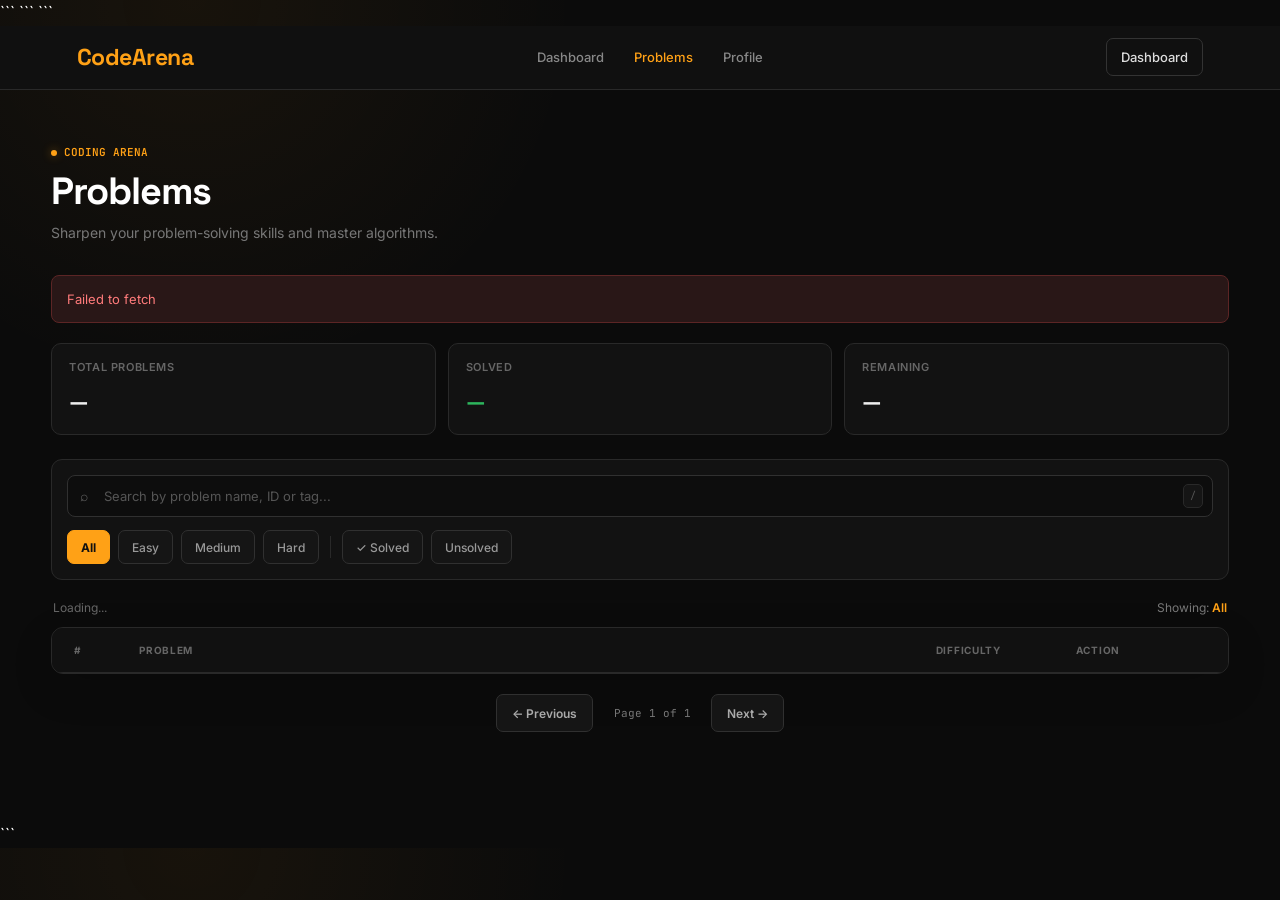
<file: frontend/problems.html>
<!DOCTYPE html>

<html lang="en">

<head>

```
<meta charset="UTF-8">
<meta name="viewport" content="width=device-width, initial-scale=1.0">

<title>Problems — CodeArena</title>

<link rel="preconnect" href="https://fonts.googleapis.com">
<link rel="preconnect" href="https://fonts.gstatic.com" crossorigin>

<link
    href="https://fonts.googleapis.com/css2?family=Inter:wght@400;500;600;700&family=JetBrains+Mono:wght@400;500;600&family=Space+Grotesk:wght@400;500;600;700&display=swap"
    rel="stylesheet">

<link rel="stylesheet" href="css/style.css">

<style>

    * {
        box-sizing: border-box;
    }

    html {
        scroll-behavior: smooth;
    }

    body {
        margin: 0;
        background:
            radial-gradient(
                circle at 15% 0%,
                rgba(255, 161, 22, 0.055),
                transparent 28%
            ),
            #0b0b0b;
        color: #fff;
        font-family: "Inter", sans-serif;
    }

    /* =========================
       NAVBAR
    ========================= */

    .problems-nav {
        height: 64px;
        background: rgba(17, 17, 17, 0.96);
        border-bottom: 1px solid #292929;
        display: flex;
        align-items: center;
        justify-content: space-between;
        padding: 0 6%;
        position: sticky;
        top: 0;
        z-index: 100;
        backdrop-filter: blur(12px);
    }

    .nav-logo {
        text-decoration: none;
        color: #ffa116;
        font-family: "Space Grotesk", sans-serif;
        font-size: 23px;
        font-weight: 700;
        letter-spacing: -0.5px;
    }

    .nav-links {
        display: flex;
        gap: 30px;
        align-items: center;
    }

    .nav-links a {
        color: #888;
        text-decoration: none;
        font-size: 13px;
        font-weight: 500;
        transition: 0.2s;
    }

    .nav-links a:hover,
    .nav-links a.active {
        color: #ffa116;
    }

    .dashboard-btn {
        text-decoration: none;
        color: #ddd;
        border: 1px solid #333;
        padding: 8px 14px;
        border-radius: 7px;
        font-size: 13px;
        font-weight: 500;
        transition: 0.2s;
    }

    .dashboard-btn:hover {
        border-color: #ffa116;
        color: #ffa116;
        background: rgba(255, 161, 22, 0.05);
    }

    /* =========================
       PAGE
    ========================= */

    .page-container {
        width: min(1200px, 92%);
        margin: 0 auto;
        padding: 48px 0 90px;
    }

    .page-heading {
        margin-bottom: 30px;
    }

    .heading-eyebrow {
        display: inline-flex;
        align-items: center;
        gap: 7px;
        color: #ffa116;
        font-family: "JetBrains Mono", monospace;
        font-size: 11px;
        font-weight: 600;
        margin-bottom: 10px;
    }

    .heading-dot {
        width: 6px;
        height: 6px;
        background: #ffa116;
        border-radius: 50%;
        box-shadow: 0 0 10px rgba(255, 161, 22, 0.45);
    }

    .page-heading h1 {
        margin: 0 0 9px;
        font-family: "Space Grotesk", sans-serif;
        font-size: 38px;
        line-height: 1.1;
        letter-spacing: -1px;
    }

    .page-heading p {
        margin: 0;
        color: #777;
        font-size: 14px;
        line-height: 1.6;
    }

    /* =========================
       STATS
    ========================= */

    .stats-grid {
        display: grid;
        grid-template-columns: repeat(3, minmax(0, 1fr));
        gap: 12px;
        margin-bottom: 24px;
    }

    .stat-card {
        background: #121212;
        border: 1px solid #292929;
        border-radius: 10px;
        padding: 15px 17px;
        transition: 0.2s;
    }

    .stat-card:hover {
        border-color: #3a3a3a;
        transform: translateY(-1px);
    }

    .stat-label {
        color: #666;
        font-size: 11px;
        font-weight: 600;
        text-transform: uppercase;
        letter-spacing: 0.6px;
        margin-bottom: 7px;
    }

    .stat-value {
        color: #eee;
        font-family: "Space Grotesk", sans-serif;
        font-size: 22px;
        font-weight: 700;
    }

    .stat-value.solved {
        color: #2db55d;
    }

    /* =========================
       FILTER CARD
    ========================= */

    .controls-card {
        background: #121212;
        border: 1px solid #292929;
        border-radius: 11px;
        padding: 15px;
        margin-bottom: 18px;
    }

    .controls-top {
        display: flex;
        align-items: center;
        gap: 10px;
        margin-bottom: 13px;
    }

    .search-box {
        position: relative;
        flex: 1;
    }

    .search-icon {
        position: absolute;
        left: 13px;
        top: 50%;
        transform: translateY(-50%);
        color: #666;
        font-size: 14px;
        pointer-events: none;
    }

    .search-box input {
        width: 100%;
        height: 42px;
        background: #0d0d0d;
        border: 1px solid #303030;
        color: #fff;
        padding: 0 40px 0 36px;
        border-radius: 8px;
        outline: none;
        font-family: "Inter", sans-serif;
        font-size: 13px;
        transition: 0.2s;
    }

    .search-box input::placeholder {
        color: #555;
    }

    .search-box input:focus {
        border-color: #ffa116;
        box-shadow: 0 0 0 3px rgba(255, 161, 22, 0.07);
    }

    .search-shortcut {
        position: absolute;
        right: 10px;
        top: 50%;
        transform: translateY(-50%);
        color: #555;
        border: 1px solid #292929;
        background: #151515;
        border-radius: 5px;
        padding: 3px 6px;
        font-family: "JetBrains Mono", monospace;
        font-size: 10px;
    }

    .clear-search {
        display: none;
        position: absolute;
        right: 10px;
        top: 50%;
        transform: translateY(-50%);
        border: none;
        background: transparent;
        color: #777;
        cursor: pointer;
        font-size: 15px;
    }

    .clear-search:hover {
        color: #fff;
    }

    .filter-buttons {
        display: flex;
        align-items: center;
        gap: 8px;
        flex-wrap: wrap;
    }

    .filter-btn {
        height: 34px;
        padding: 0 13px;
        border: 1px solid #303030;
        border-radius: 7px;
        background: #151515;
        color: #999;
        cursor: pointer;
        font-size: 12px;
        font-weight: 500;
        font-family: "Inter", sans-serif;
        transition: 0.2s;
    }

    .filter-btn:hover {
        color: #fff;
        border-color: #4a4a4a;
    }

    .filter-btn.active {
        background: #ffa116;
        color: #111;
        border-color: #ffa116;
        font-weight: 700;
    }

    .filter-divider {
        width: 1px;
        height: 22px;
        background: #292929;
        margin: 0 3px;
    }

    /* =========================
       LIST HEADER
    ========================= */

    .list-info {
        display: flex;
        align-items: center;
        justify-content: space-between;
        gap: 15px;
        margin: 0 2px 10px;
    }

    .result-count {
        color: #666;
        font-size: 12px;
    }

    .result-count strong {
        color: #aaa;
    }

    .active-filter-label {
        color: #777;
        font-size: 12px;
    }

    .active-filter-label span {
        color: #ffa116;
        font-weight: 600;
    }

    /* =========================
       PROBLEM TABLE
    ========================= */

    .problem-table {
        background: #151515;
        border: 1px solid #292929;
        border-radius: 12px;
        overflow: hidden;
        box-shadow: 0 14px 40px rgba(0, 0, 0, 0.15);
    }

    .table-head,
    .problem-row {
        display: grid;
        grid-template-columns:
            65px
            minmax(280px, 1fr)
            140px
            130px;
        align-items: center;
    }

    .table-head {
        padding: 14px 22px;
        color: #666;
        font-size: 10px;
        font-weight: 700;
        text-transform: uppercase;
        letter-spacing: 0.7px;
        background: #111;
        border-bottom: 1px solid #292929;
    }

    .problem-row {
        min-height: 74px;
        padding: 14px 22px;
        border-bottom: 1px solid #242424;
        transition: background 0.18s, border-color 0.18s;
    }

    .problem-row:last-child {
        border-bottom: none;
    }

    .problem-row:hover {
        background: #191919;
    }

    .problem-row.solved-row {
        background:
            linear-gradient(
                90deg,
                rgba(45, 181, 93, 0.035),
                transparent 55%
            );
    }

    .problem-number {
        color: #555;
        font-family: "JetBrains Mono", monospace;
        font-size: 12px;
    }

    .problem-main {
        min-width: 0;
    }

    .problem-title-line {
        display: flex;
        align-items: center;
        gap: 8px;
        min-width: 0;
    }

    .problem-title a {
        color: #eee;
        text-decoration: none;
        font-size: 14px;
        font-weight: 600;
        white-space: nowrap;
        overflow: hidden;
        text-overflow: ellipsis;
        transition: 0.2s;
    }

    .problem-title a:hover {
        color: #ffa116;
    }

    .solved-check {
        display: inline-flex;
        align-items: center;
        justify-content: center;
        width: 18px;
        height: 18px;
        flex-shrink: 0;
        border-radius: 50%;
        background: rgba(45, 181, 93, 0.12);
        color: #2db55d;
        font-size: 10px;
        font-weight: 700;
    }

    .problem-id {
        color: #555;
        font-size: 10px;
        margin-top: 5px;
        font-family: "JetBrains Mono", monospace;
    }

    /* =========================
       TAGS
    ========================= */

    .problem-tags {
        display: flex;
        align-items: center;
        flex-wrap: wrap;
        gap: 5px;
        margin-top: 8px;
    }

    .problem-tag {
        display: inline-flex;
        align-items: center;
        min-height: 21px;
        padding: 3px 7px;
        border-radius: 5px;
        background: rgba(255, 161, 22, 0.07);
        border: 1px solid rgba(255, 161, 22, 0.12);
        color: #a99a87;
        font-size: 9px;
        font-weight: 600;
        letter-spacing: 0.2px;
        white-space: nowrap;
    }

    .problem-tag:hover {
        color: #ffa116;
        border-color: rgba(255, 161, 22, 0.28);
    }

    /* =========================
       DIFFICULTY
    ========================= */

    .difficulty-badge {
        display: inline-flex;
        align-items: center;
        padding: 5px 9px;
        border-radius: 6px;
        font-size: 10px;
        font-weight: 700;
        text-transform: uppercase;
        letter-spacing: 0.35px;
    }

    .difficulty-easy {
        background: rgba(45, 181, 93, 0.11);
        color: #2db55d;
        border: 1px solid rgba(45, 181, 93, 0.13);
    }

    .difficulty-medium {
        background: rgba(255, 161, 22, 0.11);
        color: #ffa116;
        border: 1px solid rgba(255, 161, 22, 0.13);
    }

    .difficulty-hard {
        background: rgba(239, 71, 67, 0.11);
        color: #ef4743;
        border: 1px solid rgba(239, 71, 67, 0.13);
    }

    .difficulty-unknown {
        background: #1c1c1c;
        color: #777;
        border: 1px solid #292929;
    }

    /* =========================
       ACTION
    ========================= */

    .problem-action {
        text-align: right;
    }

    .bookmark-action {
        display: flex;
        align-items: center;
        justify-content: flex-end;
        gap: 5px;
    }

    .bookmark-btn {
        display: inline-flex;
        align-items: center;
        justify-content: center;
        width: 32px;
        height: 32px;
        border: 1px solid #303030;
        border-radius: 6px;
        background: #151515;
        color: #777;
        cursor: pointer;
        font-size: 15px;
        line-height: 1;
        transition: 0.2s;
    }

    .bookmark-btn:hover {
        color: #ffa116;
        border-color: #ffa116;
        background: rgba(255, 161, 22, 0.06);
    }

    .bookmark-btn.bookmarked {
        color: #ffa116;
        border-color: rgba(255, 161, 22, 0.35);
        background: rgba(255, 161, 22, 0.08);
    }

    .bookmark-btn:disabled {
        opacity: 0.5;
        cursor: not-allowed;
    }

    .solve-link {
        display: inline-flex;
        align-items: center;
        justify-content: center;
        min-width: 76px;
        color: #999;
        text-decoration: none;
        font-size: 12px;
        font-weight: 600;
        padding: 7px 9px;
        border-radius: 6px;
        transition: 0.2s;
    }

    .solve-link:hover {
        color: #ffa116;
        background: rgba(255, 161, 22, 0.06);
    }

    .solved-link {
        color: #2db55d !important;
    }

    .solved-link:hover {
        color: #2db55d !important;
        background: rgba(45, 181, 93, 0.06);
    }

    /* =========================
       PAGINATION
    ========================= */

    .pagination {
        display: flex;
        align-items: center;
        justify-content: center;
        gap: 14px;
        margin-top: 20px;
    }

    .page-btn {
        height: 38px;
        padding: 0 15px;
        border: 1px solid #303030;
        border-radius: 7px;
        background: #151515;
        color: #aaa;
        cursor: pointer;
        font-family: "Inter", sans-serif;
        font-size: 12px;
        font-weight: 600;
        transition: 0.2s;
    }

    .page-btn:hover:not(:disabled) {
        color: #ffa116;
        border-color: #ffa116;
        background: rgba(255, 161, 22, 0.05);
    }

    .page-btn:disabled {
        opacity: 0.35;
        cursor: not-allowed;
    }

    .page-info {
        min-width: 90px;
        text-align: center;
        color: #777;
        font-family: "JetBrains Mono", monospace;
        font-size: 11px;
    }

    /* =========================
       EMPTY / LOADING
    ========================= */

    .loading,
    .empty-state {
        padding: 75px 20px;
        text-align: center;
        color: #666;
        font-size: 13px;
    }

    .loading::before {
        content: "";
        display: block;
        width: 22px;
        height: 22px;
        margin: 0 auto 13px;
        border: 2px solid #292929;
        border-top-color: #ffa116;
        border-radius: 50%;
        animation: spin 0.8s linear infinite;
    }

    .empty-icon {
        width: 44px;
        height: 44px;
        display: flex;
        align-items: center;
        justify-content: center;
        margin: 0 auto 14px;
        border-radius: 10px;
        background: #1a1a1a;
        border: 1px solid #292929;
        color: #777;
        font-size: 18px;
    }

    .empty-state strong {
        display: block;
        color: #aaa;
        font-size: 15px;
        margin-bottom: 6px;
    }

    .empty-state span {
        color: #555;
    }

    @keyframes spin {
        to {
            transform: rotate(360deg);
        }
    }

    /* =========================
       ERROR
    ========================= */

    .error-box {
        display: none;
        background: #291717;
        border: 1px solid #5c2525;
        color: #ff7b7b;
        border-radius: 8px;
        padding: 13px 15px;
        margin-bottom: 20px;
        font-size: 13px;
    }

    /* =========================
       RESPONSIVE
    ========================= */

    @media (max-width: 850px) {

        .nav-links {
            display: none;
        }

        .table-head {
            display: none;
        }

        .problem-row {
            grid-template-columns:
                40px
                1fr
                auto;
            gap: 10px;
            padding: 16px;
        }

        .problem-difficulty {
            grid-column: 2;
            margin-top: 7px;
        }

        .problem-action {
            grid-column: 3;
            grid-row: 1 / span 2;
            text-align: right;
        }

        .stats-grid {
            grid-template-columns: repeat(3, 1fr);
        }
    }

    @media (max-width: 600px) {

        .problems-nav {
            padding: 0 20px;
        }

        .dashboard-btn {
            display: none;
        }

        .page-container {
            width: 94%;
            padding-top: 32px;
        }

        .page-heading h1 {
            font-size: 30px;
        }

        .stats-grid {
            grid-template-columns: 1fr;
            gap: 8px;
        }

        .stat-card {
            padding: 13px 15px;
        }

        .controls-card {
            padding: 11px;
        }

        .controls-top {
            margin-bottom: 10px;
        }

        .search-shortcut {
            display: none;
        }

        .filter-buttons {
            gap: 6px;
        }

        .filter-btn {
            flex: 1;
            min-width: 75px;
            padding: 0 8px;
        }

        .filter-divider {
            display: none;
        }

        .list-info {
            align-items: flex-start;
            flex-direction: column;
            gap: 4px;
        }

        .problem-row {
            padding: 15px 13px;
        }

        .problem-title a {
            font-size: 13px;
        }

        .bookmark-btn {
            width: 30px;
            height: 30px;
        }

        .solve-link {
            min-width: 65px;
            padding: 7px 5px;
        }

        .problem-tags {
            gap: 4px;
            margin-top: 7px;
        }

        .problem-tag {
            font-size: 8px;
            padding: 3px 6px;
        }

        .pagination {
            gap: 8px;
        }

        .page-btn {
            padding: 0 11px;
            font-size: 11px;
        }
    }

</style>
```

</head>

<body>

```
<!-- NAVBAR -->

<nav class="problems-nav">

    <a href="index.html" class="nav-logo">
        CodeArena
    </a>

    <div class="nav-links">

        <a href="dashboard.html">
            Dashboard
        </a>

        <a href="problems.html" class="active">
            Problems
        </a>

        <a href="profile.html">
            Profile
        </a>

    </div>

    <a href="dashboard.html" class="dashboard-btn">
        Dashboard
    </a>

</nav>


<!-- PAGE -->

<main class="page-container">

    <section class="page-heading">

        <div class="heading-eyebrow">

            <span class="heading-dot"></span>

            CODING ARENA

        </div>

        <h1>
            Problems
        </h1>

        <p>
            Sharpen your problem-solving skills and master algorithms.
        </p>

    </section>


    <div id="errorBox" class="error-box"></div>


    <!-- STATS -->

    <section class="stats-grid">

        <div class="stat-card">

            <div class="stat-label">
                Total Problems
            </div>

            <div
                class="stat-value"
                id="totalProblems">
                —
            </div>

        </div>


        <div class="stat-card">

            <div class="stat-label">
                Solved
            </div>

            <div
                class="stat-value solved"
                id="totalSolved">
                —
            </div>

        </div>


        <div class="stat-card">

            <div class="stat-label">
                Remaining
            </div>

            <div
                class="stat-value"
                id="totalRemaining">
                —
            </div>

        </div>

    </section>


    <!-- FILTER CONTROLS -->

    <section class="controls-card">

        <div class="controls-top">

            <div class="search-box">

                <span class="search-icon">
                    ⌕
                </span>

                <input
                    type="text"
                    id="searchInput"
                    placeholder="Search by problem name, ID or tag..."
                    autocomplete="off">

                <span
                    class="search-shortcut"
                    id="searchShortcut">
                    /
                </span>

                <button
                    class="clear-search"
                    id="clearSearch"
                    type="button">
                    ×
                </button>

            </div>

        </div>


        <div class="filter-buttons">

            <button
                class="filter-btn active"
                data-filter="all"
                type="button">
                All
            </button>

            <button
                class="filter-btn"
                data-filter="Easy"
                type="button">
                Easy
            </button>

            <button
                class="filter-btn"
                data-filter="Medium"
                type="button">
                Medium
            </button>

            <button
                class="filter-btn"
                data-filter="Hard"
                type="button">
                Hard
            </button>

            <div class="filter-divider"></div>

            <button
                class="filter-btn"
                data-filter="Solved"
                type="button">
                ✓ Solved
            </button>

            <button
                class="filter-btn"
                data-filter="Unsolved"
                type="button">
                Unsolved
            </button>

        </div>

    </section>


    <!-- LIST INFO -->

    <div class="list-info">

        <div
            class="result-count"
            id="resultCount">
            Loading...
        </div>

        <div
            class="active-filter-label"
            id="activeFilterLabel">

            Showing:
            <span>All</span>

        </div>

    </div>


    <!-- PROBLEM LIST -->

    <section class="problem-table">

        <div class="table-head">

            <div>
                #
            </div>

            <div>
                Problem
            </div>

            <div>
                Difficulty
            </div>

            <div>
                Action
            </div>

        </div>


        <div id="problemList">

            <div class="loading">
                Loading problems...
            </div>

        </div>

    </section>


    <!-- PAGINATION -->

    <div
        class="pagination"
        id="pagination">

        <button
            type="button"
            class="page-btn"
            id="prevPage">
            ← Previous
        </button>

        <div
            class="page-info"
            id="pageInfo">
            Page 1 of 1
        </div>

        <button
            type="button"
            class="page-btn"
            id="nextPage">
            Next →
        </button>

    </div>

</main>
```

<script>

    /* =========================
       CONFIG
    ========================= */

    const API_URL = "http://127.0.0.1:8000";

    let allProblems = [];

    let solvedProblemIds = new Set();

    let bookmarkedProblemIds = new Set();

    let activeFilter = "all";


    /* PAGINATION */

    let currentPage = 1;

    let totalPages = 1;

    let totalProblemsFromServer = 0;

    const PROBLEMS_PER_PAGE = 10;


    /* =========================
       ELEMENTS
    ========================= */

    const problemList =
        document.getElementById("problemList");

    const errorBox =
        document.getElementById("errorBox");

    const searchInput =
        document.getElementById("searchInput");

    const clearSearch =
        document.getElementById("clearSearch");

    const resultCount =
        document.getElementById("resultCount");

    const activeFilterLabel =
        document.getElementById("activeFilterLabel");

    const pagination =
        document.getElementById("pagination");

    const prevPage =
        document.getElementById("prevPage");

    const nextPage =
        document.getElementById("nextPage");

    const pageInfo =
        document.getElementById("pageInfo");


    /* =========================
       ESCAPE HTML
    ========================= */

    function escapeHtml(value) {

        return String(value ?? "")
            .replace(/&/g, "&amp;")
            .replace(/</g, "&lt;")
            .replace(/>/g, "&gt;")
            .replace(/"/g, "&quot;")
            .replace(/'/g, "&#039;");

    }


    /* =========================
       NORMALIZE TAGS
    ========================= */

    function normalizeTags(value) {

        if (Array.isArray(value)) {

            return value
                .map(tag => String(tag).trim())
                .filter(Boolean);

        }

        if (typeof value === "string") {

            try {

                const parsed =
                    JSON.parse(value);

                if (Array.isArray(parsed)) {

                    return parsed
                        .map(tag => String(tag).trim())
                        .filter(Boolean);

                }

            } catch (error) {

                /* Ignore invalid JSON */

            }

        }

        return [];

    }


    /* =========================
       LOAD SOLVED STATUS
    ========================= */

    async function loadSolvedStatus() {

        solvedProblemIds = new Set();

        const token =
            localStorage.getItem("access_token");

        if (!token) {
            return;
        }

        try {

            const submissionsResponse =
                await fetch(
                    `${API_URL}/submissions`,
                    {
                        method: "GET",

                        headers: {
                            "Authorization":
                                `Bearer ${token}`,

                            "Accept":
                                "application/json"
                        }
                    }
                );


            if (submissionsResponse.status === 401) {

                localStorage.removeItem(
                    "access_token"
                );

                return;

            }


            if (submissionsResponse.ok) {

                const submissions =
                    await submissionsResponse.json();


                if (Array.isArray(submissions)) {

                    submissions.forEach(
                        submission => {

                            const status =
                                String(
                                    submission.status || ""
                                )
                                    .trim()
                                    .toLowerCase();


                            if (
                                status === "accepted" ||
                                status === "correct" ||
                                status === "success"
                            ) {

                                solvedProblemIds.add(
                                    Number(
                                        submission.problem_id
                                    )
                                );

                            }

                        }
                    );

                }

            }

        } catch (error) {

            console.warn(
                "Unable to load solved status:",
                error
            );

        }

    }


    /* =========================
       LOAD BOOKMARK STATUS
    ========================= */

    async function loadBookmarkStatus() {

        bookmarkedProblemIds = new Set();

        const token =
            localStorage.getItem("access_token");

        if (!token) {
            return;
        }

        try {

            const response =
                await fetch(
                    `${API_URL}/bookmarks`,
                    {
                        method: "GET",

                        headers: {
                            "Authorization":
                                `Bearer ${token}`,

                            "Accept":
                                "application/json"
                        }
                    }
                );


            if (response.status === 401) {

                localStorage.removeItem(
                    "access_token"
                );

                return;

            }


            if (!response.ok) {
                return;
            }


            const bookmarks =
                await response.json();


            if (Array.isArray(bookmarks)) {

                bookmarks.forEach(
                    bookmark => {

                        bookmarkedProblemIds.add(
                            Number(
                                bookmark.problem_id
                            )
                        );

                    }
                );

            }

        } catch (error) {

            console.warn(
                "Unable to load bookmark status:",
                error
            );

        }

    }


    /* =========================
       BUILD API URL
    ========================= */

    function buildProblemsUrl() {

        const params =
            new URLSearchParams();


        params.set(
            "page",
            currentPage
        );


        params.set(
            "limit",
            PROBLEMS_PER_PAGE
        );


        /* SEARCH */

        const search =
            searchInput.value.trim();


        if (search) {

            params.set(
                "search",
                search
            );

        }


        /* DIFFICULTY */

        if (
            activeFilter === "Easy" ||
            activeFilter === "Medium" ||
            activeFilter === "Hard"
        ) {

            params.set(
                "difficulty",
                activeFilter
            );

        }


        return `${API_URL}/problems?${params.toString()}`;

    }


    /* =========================
       LOAD PROBLEMS
    ========================= */

    async function loadProblems() {

        try {

            errorBox.style.display = "none";


            problemList.innerHTML = `
                <div class="loading">
                    Loading problems...
                </div>
            `;


            const response =
                await fetch(
                    buildProblemsUrl()
                );


            let data = null;


            try {

                data =
                    await response.json();

            } catch {

                data = null;

            }


            if (!response.ok) {

                throw new Error(
                    data?.detail ||
                    "Unable to load problems."
                );

            }


            /* PAGINATION RESPONSE */

            if (
                !data ||
                !Array.isArray(data.items)
            ) {

                throw new Error(
                    "Invalid problems response."
                );

            }


            allProblems =
                data.items;


            totalProblemsFromServer =
                Number(data.total || 0);


            currentPage =
                Number(data.page || 1);


            totalPages =
                Number(data.pages || 1);


            /* LOAD SOLVED STATUS */

            await loadSolvedStatus();


            /* LOAD BOOKMARK STATUS */

            await loadBookmarkStatus();


            updateStats();

            applyClientFilters();

            updatePagination();

        } catch (error) {

            console.error(
                "Problems error:",
                error
            );


            problemList.innerHTML = "";


            errorBox.textContent =
                error.message ||
                "Unable to load problems.";


            errorBox.style.display =
                "block";

        }

    }


    /* =========================
       UPDATE PAGINATION
    ========================= */

    function updatePagination() {

        pageInfo.textContent =
            `Page ${currentPage} of ${totalPages}`;


        prevPage.disabled =
            currentPage <= 1;


        nextPage.disabled =
            currentPage >= totalPages;


        pagination.style.display =
            totalPages > 1
                ? "flex"
                : "none";

    }


    /* =========================
       PAGINATION BUTTONS
    ========================= */

    prevPage.addEventListener(
        "click",
        () => {

            if (currentPage > 1) {

                currentPage--;

                loadProblems();


                window.scrollTo({
                    top: 0,
                    behavior: "smooth"
                });

            }

        }
    );


    nextPage.addEventListener(
        "click",
        () => {

            if (currentPage < totalPages) {

                currentPage++;

                loadProblems();


                window.scrollTo({
                    top: 0,
                    behavior: "smooth"
                });

            }

        }
    );


    /* =========================
       UPDATE STATS
    ========================= */

    function updateStats() {

        const total =
            totalProblemsFromServer;


        const solved =
            [...solvedProblemIds]
                .filter(
                    id => Number.isFinite(id)
                )
                .length;


        const remaining =
            Math.max(
                total - solved,
                0
            );


        document.getElementById(
            "totalProblems"
        ).textContent = total;


        document.getElementById(
            "totalSolved"
        ).textContent = solved;


        document.getElementById(
            "totalRemaining"
        ).textContent = remaining;

    }


    /* =========================
       FILTER LABEL
    ========================= */

    function updateFilterLabel() {

        const labels = {

            all: "All",

            Easy: "Easy",

            Medium: "Medium",

            Hard: "Hard",

            Solved: "Solved",

            Unsolved: "Unsolved"

        };


        let label =
            labels[activeFilter] ||
            "All";


        const search =
            searchInput.value.trim();


        if (search) {

            label +=
                ` · Search: "${search}"`;

        }


        activeFilterLabel.innerHTML =
            `Showing: <span>${escapeHtml(label)}</span>`;

    }


    /* =========================
       CLIENT-SIDE FILTERS

       Only Solved / Unsolved
       remain client-side.
    ========================= */

    function applyClientFilters() {

        let filtered =
            [...allProblems];


        /* SOLVED */

        if (activeFilter === "Solved") {

            filtered =
                filtered.filter(
                    problem =>
                        solvedProblemIds.has(
                            Number(problem.id)
                        )
                );

        }


        /* UNSOLVED */

        if (activeFilter === "Unsolved") {

            filtered =
                filtered.filter(
                    problem =>
                        !solvedProblemIds.has(
                            Number(problem.id)
                        )
                );

        }


        updateFilterLabel();


        updateResultCount(
            filtered.length
        );


        updateClearButton();


        renderProblems(
            filtered
        );

    }


    /* =========================
       RESULT COUNT
    ========================= */

    function updateResultCount(count) {

        resultCount.innerHTML = `
            <strong>${count}</strong>
            ${count === 1
                ? "problem"
                : "problems"}
            shown
        `;

    }


    /* =========================
       CLEAR SEARCH BUTTON
    ========================= */

    function updateClearButton() {

        if (searchInput.value.trim()) {

            clearSearch.style.display =
                "block";


            document.getElementById(
                "searchShortcut"
            ).style.display =
                "none";

        } else {

            clearSearch.style.display =
                "none";


            document.getElementById(
                "searchShortcut"
            ).style.display =
                "block";

        }

    }


    clearSearch.addEventListener(
        "click",
        () => {

            searchInput.value = "";

            currentPage = 1;

            loadProblems();

            searchInput.focus();

        }
    );


    /* =========================
       BOOKMARK BUTTON UI
    ========================= */

    function updateBookmarkButton(
        button,
        problemId
    ) {

        const isBookmarked =
            bookmarkedProblemIds.has(
                Number(problemId)
            );


        button.classList.toggle(
            "bookmarked",
            isBookmarked
        );


        button.innerHTML =
            isBookmarked
                ? "★"
                : "☆";


        button.title =
            isBookmarked
                ? "Remove bookmark"
                : "Bookmark problem";


        button.setAttribute(
            "aria-label",
            isBookmarked
                ? "Remove bookmark"
                : "Bookmark problem"
        );

    }


    /* =========================
       TOGGLE BOOKMARK
    ========================= */

    async function toggleBookmark(
        problemId,
        button
    ) {

        const token =
            localStorage.getItem(
                "access_token"
            );


        if (!token) {

            alert(
                "Please login to bookmark problems."
            );

            return;

        }


        const numericProblemId =
            Number(problemId);


        const isBookmarked =
            bookmarkedProblemIds.has(
                numericProblemId
            );


        button.disabled = true;


        try {

            const response =
                await fetch(
                    `${API_URL}/bookmarks/${numericProblemId}`,
                    {
                        method:
                            isBookmarked
                                ? "DELETE"
                                : "POST",

                        headers: {
                            "Authorization":
                                `Bearer ${token}`,

                            "Accept":
                                "application/json"
                        }
                    }
                );


            let data = null;


            try {

                data =
                    await response.json();

            } catch {

                data = null;

            }


            if (!response.ok) {

                throw new Error(
                    data?.detail ||
                    "Unable to update bookmark."
                );

            }


            if (isBookmarked) {

                bookmarkedProblemIds.delete(
                    numericProblemId
                );

            } else {

                bookmarkedProblemIds.add(
                    numericProblemId
                );

            }


            updateBookmarkButton(
                button,
                numericProblemId
            );


        } catch (error) {

            console.error(
                "Bookmark error:",
                error
            );


            alert(
                error.message ||
                "Unable to update bookmark."
            );

        } finally {

            button.disabled = false;

        }

    }


    /* =========================
       RENDER PROBLEMS
    ========================= */

    function renderProblems(problems) {

        if (!problems.length) {

            problemList.innerHTML = `
                <div class="empty-state">

                    <div class="empty-icon">
                        ⌕
                    </div>

                    <strong>
                        No problems found
                    </strong>

                    <span>
                        Try changing your search
                        or filters.
                    </span>

                </div>
            `;

            return;

        }


        problemList.innerHTML =
            problems
                .map(
                    (problem, index) => {

                        const difficulty =
                            String(
                                problem.difficulty ||
                                "Unknown"
                            );


                        const difficultyLower =
                            difficulty.toLowerCase();


                        let difficultyClass =
                            "difficulty-unknown";


                        if (
                            difficultyLower ===
                            "easy"
                        ) {

                            difficultyClass =
                                "difficulty-easy";

                        }


                        if (
                            difficultyLower ===
                            "medium"
                        ) {

                            difficultyClass =
                                "difficulty-medium";

                        }


                        if (
                            difficultyLower ===
                            "hard"
                        ) {

                            difficultyClass =
                                "difficulty-hard";

                        }


                        const isSolved =
                            solvedProblemIds.has(
                                Number(problem.id)
                            );


                        const rowClass =
                            isSolved
                                ? "problem-row solved-row"
                                : "problem-row";


                        /* TAGS */

                        const tags =
                            normalizeTags(
                                problem.tags
                            );


                        const tagsHTML =
                            tags.length
                                ? `
                                    <div class="problem-tags">

                                        ${tags
                                            .map(
                                                tag => `
                                                    <span
                                                        class="problem-tag">
                                                        ${escapeHtml(tag)}
                                                    </span>
                                                `
                                            )
                                            .join("")}

                                    </div>
                                `
                                : "";


                        /* ACTION */

                        const problemUrl =
                            `problem.html?id=${encodeURIComponent(
                                problem.id
                            )}`;


                        const actionHTML =
                            isSolved
                                ? `
                                    <a
                                        href="${problemUrl}"
                                        class="solve-link solved-link">
                                        ✓ Solved
                                    </a>
                                `
                                : `
                                    <a
                                        href="${problemUrl}"
                                        class="solve-link">
                                        Solve →
                                    </a>
                                `;


                        /* BOOKMARK */

                        const isBookmarked =
                            bookmarkedProblemIds.has(
                                Number(problem.id)
                            );


                        const bookmarkHTML = `
                            <button
                                type="button"
                                class="bookmark-btn ${isBookmarked ? "bookmarked" : ""}"
                                data-problem-id="${escapeHtml(problem.id)}"
                                title="${isBookmarked ? "Remove bookmark" : "Bookmark problem"}"
                                aria-label="${isBookmarked ? "Remove bookmark" : "Bookmark problem"}">
                                ${isBookmarked ? "★" : "☆"}
                            </button>
                        `;


                        /* SOLVED CHECK */

                        const solvedCheck =
                            isSolved
                                ? `
                                    <span
                                        class="solved-check"
                                        title="Solved">
                                        ✓
                                    </span>
                                `
                                : "";


                        /* GLOBAL ROW NUMBER */

                        const rowNumber =
                            (
                                (currentPage - 1) *
                                PROBLEMS_PER_PAGE
                            ) +
                            index +
                            1;


                        return `
                            <div
                                class="${rowClass}">

                                <div
                                    class="problem-number">
                                    ${rowNumber}
                                </div>


                                <div
                                    class="problem-main">

                                    <div
                                        class="problem-title-line">

                                        <div
                                            class="problem-title">

                                            <a
                                                href="${problemUrl}">

                                                ${escapeHtml(
                                                    problem.title
                                                )}

                                            </a>

                                        </div>

                                        ${solvedCheck}

                                    </div>


                                    <div
                                        class="problem-id">

                                        Problem #${escapeHtml(
                                            problem.id
                                        )}

                                    </div>


                                    ${tagsHTML}

                                </div>


                                <div
                                    class="problem-difficulty">

                                    <span
                                        class="difficulty-badge ${difficultyClass}">

                                        ${escapeHtml(
                                            difficulty
                                        )}

                                    </span>

                                </div>


                                <div
                                    class="problem-action">

                                    <div
                                        class="bookmark-action">

                                        ${bookmarkHTML}

                                        ${actionHTML}

                                    </div>

                                </div>

                            </div>
                        `;

                    }
                )
                .join("");


        /* =========================
           BOOKMARK EVENTS
        ========================= */

        problemList
            .querySelectorAll(
                ".bookmark-btn"
            )
            .forEach(
                button => {

                    button.addEventListener(
                        "click",
                        () => {

                            const problemId =
                                Number(
                                    button.dataset.problemId
                                );


                            toggleBookmark(
                                problemId,
                                button
                            );

                        }
                    );

                }
            );

    }


    /* =========================
       SEARCH
       SERVER-SIDE + DEBOUNCE
    ========================= */

    let searchTimeout;


    searchInput.addEventListener(
        "input",
        () => {

            clearTimeout(
                searchTimeout
            );


            searchTimeout =
                setTimeout(
                    () => {

                        currentPage = 1;

                        loadProblems();

                    },
                    300
                );

        }
    );


    /* =========================
       FILTER BUTTONS
    ========================= */

    document
        .querySelectorAll(".filter-btn")
        .forEach(
            button => {

                button.addEventListener(
                    "click",
                    () => {

                        document
                            .querySelectorAll(
                                ".filter-btn"
                            )
                            .forEach(
                                btn =>
                                    btn.classList.remove(
                                        "active"
                                    )
                            );


                        button.classList.add(
                            "active"
                        );


                        activeFilter =
                            button.dataset.filter;


                        currentPage = 1;


                        loadProblems();

                    }
                );

            }
        );


    /* =========================
       "/" SEARCH SHORTCUT
    ========================= */

    document.addEventListener(
        "keydown",
        event => {

            if (
                event.key === "/" &&
                document.activeElement !== searchInput &&
                document.activeElement.tagName !== "TEXTAREA" &&
                document.activeElement.tagName !== "INPUT"
            ) {

                event.preventDefault();

                searchInput.focus();

            }


            if (
                event.key === "Escape" &&
                document.activeElement === searchInput
            ) {

                if (
                    searchInput.value.trim()
                ) {

                    searchInput.value = "";

                    currentPage = 1;

                    loadProblems();

                }


                searchInput.blur();

            }

        }
    );


    /* =========================
       START
    ========================= */

    loadProblems();

</script>

</body>

</html>
</file>
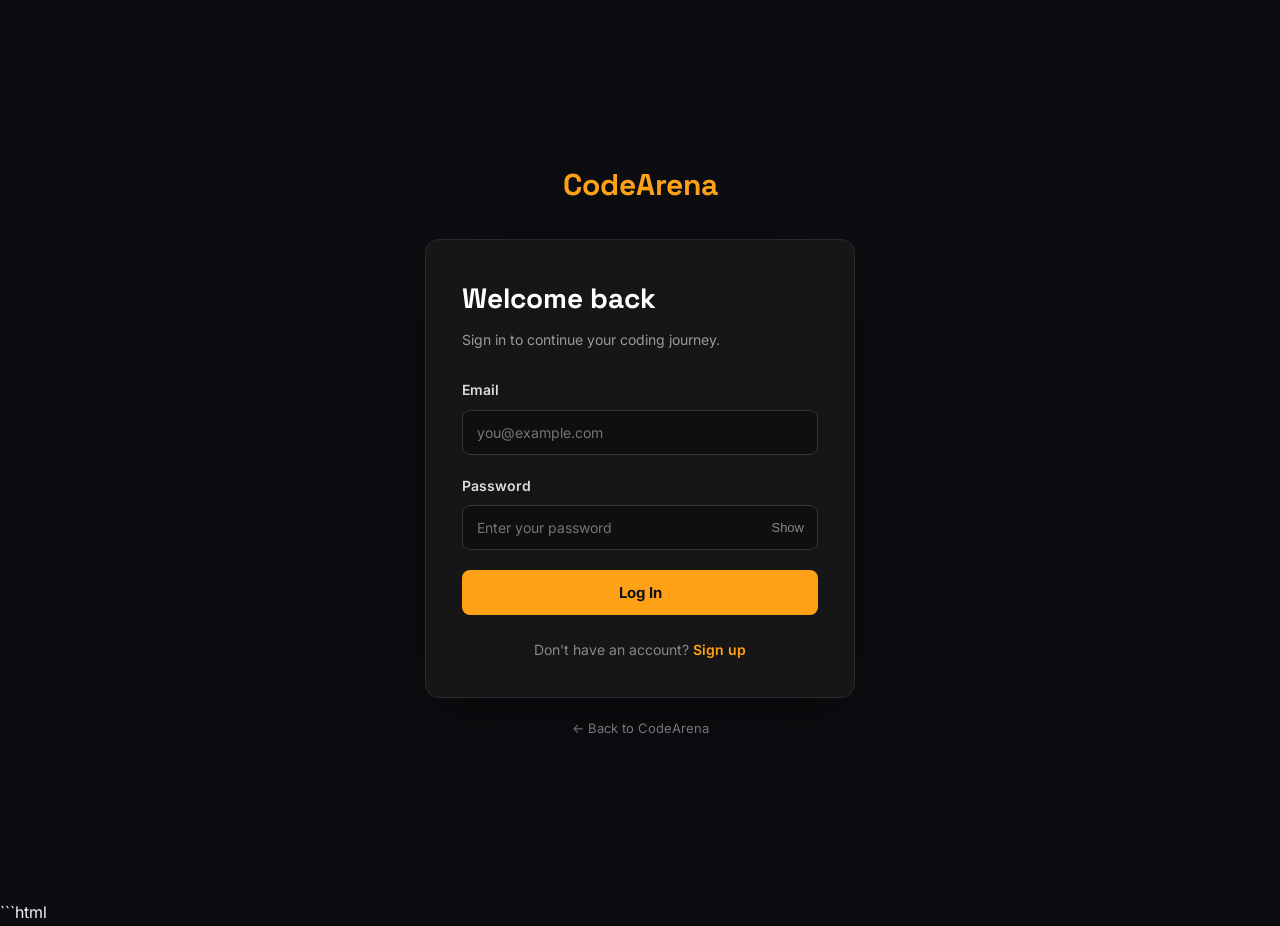
<file: frontend/profile.html>
<!DOCTYPE html>
<html lang="en">

<head>
    <meta charset="UTF-8">
    <meta name="viewport" content="width=device-width, initial-scale=1.0">

    <title>Profile — CodeArena</title>

    <link rel="preconnect" href="https://fonts.googleapis.com">
    <link rel="preconnect" href="https://fonts.gstatic.com" crossorigin>

    <link
        href="https://fonts.googleapis.com/css2?family=Inter:wght@400;500;600;700&family=JetBrains+Mono:wght@400;500;600&family=Space+Grotesk:wght@400;500;600;700&display=swap"
        rel="stylesheet">

    <style>
        * {
            box-sizing: border-box;
        }

        :root {
            --bg: #0b0b0b;
            --surface: #141414;
            --surface-2: #101010;
            --border: #292929;
            --border-light: #353535;
            --text: #fff;
            --muted: #888;
            --muted-light: #aaa;
            --orange: #ffa116;
            --orange-light: #ffb13b;
            --green: #2db55d;
            --red: #ef4743;
        }

        body {
            margin: 0;
            background:
                radial-gradient(circle at 50% -15%, rgba(255, 161, 22, 0.08), transparent 35%),
                var(--bg);
            color: var(--text);
            font-family: "Inter", sans-serif;
            min-height: 100vh;
        }

        /* =========================
           NAVBAR
        ========================= */

        .profile-nav {
            height: 64px;
            background: rgba(17, 17, 17, 0.92);
            border-bottom: 1px solid var(--border);
            display: flex;
            align-items: center;
            justify-content: space-between;
            padding: 0 6%;
            position: sticky;
            top: 0;
            z-index: 100;
            backdrop-filter: blur(12px);
        }

        .nav-logo {
            color: var(--orange);
            text-decoration: none;
            font-family: "Space Grotesk", sans-serif;
            font-size: 23px;
            font-weight: 700;
            letter-spacing: -0.5px;
        }

        .nav-links {
            display: flex;
            align-items: center;
            gap: 28px;
        }

        .nav-links a {
            color: #999;
            text-decoration: none;
            font-size: 14px;
            font-weight: 500;
            transition: 0.2s ease;
        }

        .nav-links a:hover,
        .nav-links a.active {
            color: var(--orange);
        }

        .logout-btn {
            background: transparent;
            border: 1px solid #333;
            color: #bbb;
            padding: 8px 14px;
            border-radius: 7px;
            cursor: pointer;
            font-family: inherit;
            transition: 0.2s ease;
        }

        .logout-btn:hover {
            color: var(--orange);
            border-color: var(--orange);
            background: rgba(255, 161, 22, 0.05);
        }

        /* =========================
           MAIN
        ========================= */

        .profile-container {
            width: min(1100px, 92%);
            margin: auto;
            padding: 48px 0 80px;
        }

        .profile-header {
            margin-bottom: 28px;
        }

        .eyebrow {
            color: var(--orange);
            font-family: "JetBrains Mono", monospace;
            font-size: 11px;
            font-weight: 600;
            letter-spacing: 1.5px;
            text-transform: uppercase;
            margin-bottom: 8px;
        }

        .profile-header h1 {
            margin: 0 0 8px;
            font-family: "Space Grotesk", sans-serif;
            font-size: 36px;
            line-height: 1.15;
            letter-spacing: -0.8px;
        }

        .profile-header p {
            margin: 0;
            color: var(--muted);
            font-size: 14px;
        }

        /* =========================
           ERROR
        ========================= */

        .error-box {
            display: none;
            background: #291717;
            border: 1px solid #5c2525;
            color: #ff7b7b;
            padding: 13px 15px;
            border-radius: 9px;
            margin-bottom: 25px;
            font-size: 13px;
        }

        /* =========================
           PROFILE HERO
        ========================= */

        .profile-card {
            position: relative;
            overflow: hidden;
            background:
                linear-gradient(135deg, rgba(255, 161, 22, 0.07), transparent 45%),
                var(--surface);
            border: 1px solid var(--border);
            border-radius: 15px;
            padding: 30px;
            display: flex;
            align-items: center;
            gap: 24px;
            margin-bottom: 22px;
        }

        .profile-card::after {
            content: "";
            position: absolute;
            width: 180px;
            height: 180px;
            right: -80px;
            top: -90px;
            border-radius: 50%;
            border: 1px solid rgba(255, 161, 22, 0.08);
            pointer-events: none;
        }

        .avatar {
            width: 88px;
            height: 88px;
            border-radius: 50%;
            background: linear-gradient(135deg, var(--orange), #ff8c00);
            color: #111;
            display: flex;
            align-items: center;
            justify-content: center;
            font-family: "Space Grotesk", sans-serif;
            font-size: 32px;
            font-weight: 700;
            flex-shrink: 0;
            box-shadow: 0 0 0 6px rgba(255, 161, 22, 0.07);
        }

        .profile-info {
            min-width: 0;
        }

        .profile-info h2 {
            margin: 0 0 7px;
            font-family: "Space Grotesk", sans-serif;
            font-size: 26px;
            letter-spacing: -0.3px;
        }

        .profile-info .email {
            color: #aaa;
            font-size: 14px;
            margin-bottom: 9px;
            word-break: break-word;
        }

        .profile-info .joined {
            display: inline-flex;
            align-items: center;
            gap: 7px;
            color: #707070;
            font-size: 12px;
        }

        .profile-info .joined::before {
            content: "";
            width: 6px;
            height: 6px;
            border-radius: 50%;
            background: var(--green);
            box-shadow: 0 0 8px rgba(45, 181, 93, 0.5);
        }

        /* =========================
           STATS
        ========================= */

        .stats-grid {
            display: grid;
            grid-template-columns: repeat(4, 1fr);
            gap: 14px;
            margin-bottom: 22px;
        }

        .stat-card {
            position: relative;
            background: var(--surface);
            border: 1px solid var(--border);
            border-radius: 12px;
            padding: 20px;
            transition: 0.22s ease;
        }

        .stat-card:hover {
            border-color: var(--border-light);
            transform: translateY(-2px);
            background: #171717;
        }

        .stat-icon {
            width: 30px;
            height: 30px;
            border-radius: 7px;
            display: flex;
            align-items: center;
            justify-content: center;
            background: #202020;
            color: #aaa;
            font-size: 13px;
            margin-bottom: 15px;
            font-family: "JetBrains Mono", monospace;
        }

        .stat-label {
            color: #777;
            font-size: 11px;
            font-weight: 500;
            text-transform: uppercase;
            letter-spacing: 0.5px;
            margin-bottom: 8px;
        }

        .stat-value {
            font-family: "JetBrains Mono", monospace;
            font-size: 26px;
            font-weight: 600;
            line-height: 1;
        }

        .success {
            color: var(--green);
        }

        .accent {
            color: var(--orange);
        }

        /* =========================
           PANELS
        ========================= */

        .progress-panel,
        .solved-section {
            background: var(--surface);
            border: 1px solid var(--border);
            border-radius: 14px;
            padding: 26px;
            margin-bottom: 22px;
        }

        .panel-heading {
            display: flex;
            justify-content: space-between;
            align-items: flex-start;
            gap: 20px;
            margin-bottom: 26px;
        }

        .panel-title,
        .section-title {
            margin: 0;
            font-family: "Space Grotesk", sans-serif;
            font-size: 20px;
            letter-spacing: -0.3px;
        }

        .panel-subtitle {
            margin: 6px 0 0;
            color: #707070;
            font-size: 12px;
        }

        .panel-badge {
            color: #777;
            font-family: "JetBrains Mono", monospace;
            font-size: 11px;
            border: 1px solid #2c2c2c;
            padding: 6px 9px;
            border-radius: 6px;
            white-space: nowrap;
        }

        /* =========================
           PROGRESS
        ========================= */

        .difficulty-item {
            margin-bottom: 23px;
        }

        .difficulty-item:last-child {
            margin-bottom: 0;
        }

        .difficulty-top {
            display: flex;
            justify-content: space-between;
            align-items: center;
            margin-bottom: 9px;
            font-size: 13px;
        }

        .difficulty-name {
            color: #ddd;
            font-weight: 500;
        }

        .difficulty-count {
            color: #777;
            font-family: "JetBrains Mono", monospace;
            font-size: 11px;
        }

        .progress {
            height: 7px;
            background: #242424;
            border-radius: 10px;
            overflow: hidden;
        }

        .progress-bar {
            width: 0;
            height: 100%;
            border-radius: 10px;
            transition: width 0.9s cubic-bezier(.2, .8, .2, 1);
        }

        .easy {
            background: var(--green);
        }

        .medium {
            background: var(--orange);
        }

        .hard {
            background: var(--red);
        }

        /* =========================
           SOLVED PROBLEMS
        ========================= */

        .section-title-row {
            display: flex;
            align-items: center;
            justify-content: space-between;
            gap: 15px;
            margin-bottom: 20px;
        }

        .section-description {
            margin: 6px 0 0;
            color: #707070;
            font-size: 12px;
        }

        .view-all-link {
            color: var(--orange);
            text-decoration: none;
            font-size: 12px;
            font-weight: 500;
            white-space: nowrap;
            transition: 0.2s;
        }

        .view-all-link:hover {
            color: var(--orange-light);
        }

        .solved-problems-list {
            display: flex;
            flex-direction: column;
            gap: 8px;
        }

        .solved-problem-card {
            display: flex;
            align-items: center;
            justify-content: space-between;
            gap: 15px;
            padding: 14px 15px;
            background: var(--surface-2);
            border: 1px solid #272727;
            border-radius: 9px;
            text-decoration: none;
            transition: 0.2s ease;
        }

        .solved-problem-card:hover {
            border-color: rgba(255, 161, 22, 0.55);
            background: #151515;
            transform: translateX(2px);
        }

        .solved-problem-left {
            display: flex;
            align-items: center;
            gap: 13px;
            min-width: 0;
        }

        .solved-check {
            width: 27px;
            height: 27px;
            border-radius: 7px;
            background: rgba(45, 181, 93, 0.08);
            border: 1px solid rgba(45, 181, 93, 0.18);
            color: var(--green);
            display: flex;
            align-items: center;
            justify-content: center;
            font-size: 14px;
            font-weight: 700;
            flex-shrink: 0;
        }

        .solved-problem-title {
            color: #ddd;
            font-size: 13px;
            font-weight: 600;
            margin-bottom: 4px;
            overflow: hidden;
            text-overflow: ellipsis;
            white-space: nowrap;
        }

        .solved-problem-id {
            color: #606060;
            font-size: 10px;
            font-family: "JetBrains Mono", monospace;
        }

        .solved-difficulty {
            font-size: 10px;
            font-weight: 600;
            padding: 5px 8px;
            border-radius: 5px;
            flex-shrink: 0;
        }

        .solved-difficulty.easy {
            background: rgba(45, 181, 93, 0.08);
            color: var(--green);
        }

        .solved-difficulty.medium {
            background: rgba(255, 161, 22, 0.08);
            color: var(--orange);
        }

        .solved-difficulty.hard {
            background: rgba(239, 71, 67, 0.08);
            color: var(--red);
        }

        .solved-loading,
        .no-solved {
            color: #666;
            text-align: center;
            padding: 25px 20px;
            font-size: 12px;
            border: 1px dashed #292929;
            border-radius: 9px;
        }

        /* =========================
           ACTIONS
        ========================= */

        .actions {
            display: flex;
            gap: 10px;
            margin-top: 20px;
        }

        .action-btn {
            text-decoration: none;
            padding: 10px 15px;
            border-radius: 7px;
            border: 1px solid #333;
            color: #bbb;
            background: #101010;
            font-size: 12px;
            font-weight: 500;
            transition: 0.2s ease;
        }

        .action-btn:hover {
            color: var(--orange);
            border-color: var(--orange);
        }

        .action-btn.primary {
            background: var(--orange);
            color: #111;
            border-color: var(--orange);
            font-weight: 600;
        }

        .action-btn.primary:hover {
            background: var(--orange-light);
            color: #111;
        }

        /* =========================
           LOADING
        ========================= */

        .loading {
            position: relative;
            overflow: hidden;
        }

        .loading::after {
            content: "";
            position: absolute;
            inset: 0;
            transform: translateX(-100%);
            background: linear-gradient(
                90deg,
                transparent,
                rgba(255, 255, 255, 0.035),
                transparent
            );
            animation: shimmer 1.4s infinite;
        }

        @keyframes shimmer {
            100% {
                transform: translateX(100%);
            }
        }

        /* =========================
           RESPONSIVE
        ========================= */

        @media (max-width: 850px) {
            .stats-grid {
                grid-template-columns: repeat(2, 1fr);
            }

            .profile-container {
                width: min(94%, 700px);
            }
        }

        @media (max-width: 600px) {
            .profile-nav {
                padding: 0 18px;
            }

            .nav-links {
                display: none;
            }

            .profile-container {
                width: 92%;
                padding-top: 32px;
                padding-bottom: 55px;
            }

            .profile-header h1 {
                font-size: 29px;
            }

            .profile-card {
                padding: 24px;
                flex-direction: column;
                align-items: flex-start;
                gap: 18px;
            }

            .avatar {
                width: 72px;
                height: 72px;
                font-size: 27px;
            }

            .profile-info h2 {
                font-size: 23px;
            }

            .stats-grid {
                grid-template-columns: 1fr 1fr;
                gap: 10px;
            }

            .stat-card {
                padding: 16px;
            }

            .stat-icon {
                margin-bottom: 12px;
            }

            .stat-value {
                font-size: 22px;
            }

            .progress-panel,
            .solved-section {
                padding: 20px;
            }

            .panel-heading {
                flex-direction: column;
                gap: 10px;
            }

            .section-title-row {
                align-items: flex-start;
            }

            .solved-problem-card {
                padding: 12px;
            }

            .solved-problem-title {
                max-width: 190px;
            }

            .actions {
                flex-direction: column;
            }

            .action-btn {
                text-align: center;
            }
        }

        @media (max-width: 380px) {
            .stats-grid {
                grid-template-columns: 1fr;
            }

            .solved-problem-title {
                max-width: 150px;
            }
        }
    </style>
</head>

<body>

    <!-- NAVBAR -->

    <nav class="profile-nav">

        <a href="index.html" class="nav-logo">
            CodeArena
        </a>

        <div class="nav-links">
            <a href="dashboard.html">Dashboard</a>
            <a href="problems.html">Problems</a>
            <a href="profile.html" class="active">Profile</a>
        </div>

        <button class="logout-btn" id="logoutBtn">
            Logout
        </button>

    </nav>


    <!-- MAIN -->

    <main class="profile-container">

        <div id="errorBox" class="error-box"></div>


        <!-- HEADER -->

        <section class="profile-header">

            <div class="eyebrow">
                CODEARENA / PROFILE
            </div>

            <h1>My Profile</h1>

            <p>
                Your coding journey, achievements and progress.
            </p>

        </section>


        <!-- PROFILE HERO -->

        <section class="profile-card">

            <div class="avatar" id="avatar">
                C
            </div>

            <div class="profile-info">

                <h2 id="username">
                    Loading...
                </h2>

                <div class="email" id="email">
                    Loading...
                </div>

                <div class="joined" id="joined">
                    CodeArena member
                </div>

            </div>

        </section>


        <!-- STATS -->

        <section class="stats-grid">

            <div class="stat-card">

                <div class="stat-icon">
                    ✓
                </div>

                <div class="stat-label">
                    Problems Solved
                </div>

                <div
                    class="stat-value success"
                    id="problemsSolved">
                    0
                </div>

            </div>


            <div class="stat-card">

                <div class="stat-icon">
                    #
                </div>

                <div class="stat-label">
                    Total Submissions
                </div>

                <div
                    class="stat-value"
                    id="totalSubmissions">
                    0
                </div>

            </div>


            <div class="stat-card">

                <div class="stat-icon">
                    AC
                </div>

                <div class="stat-label">
                    Accepted
                </div>

                <div
                    class="stat-value success"
                    id="accepted">
                    0
                </div>

            </div>


            <div class="stat-card">

                <div class="stat-icon">
                    %
                </div>

                <div class="stat-label">
                    Acceptance Rate
                </div>

                <div
                    class="stat-value accent"
                    id="acceptanceRate">
                    0%
                </div>

            </div>

        </section>


        <!-- PROGRESS -->

        <section class="progress-panel">

            <div class="panel-heading">

                <div>

                    <h2 class="panel-title">
                        Problem Progress
                    </h2>

                    <p class="panel-subtitle">
                        Track your progress across difficulty levels.
                    </p>

                </div>

                <div class="panel-badge">
                    BY DIFFICULTY
                </div>

            </div>


            <div class="difficulty-item">

                <div class="difficulty-top">

                    <span class="difficulty-name">
                        Easy
                    </span>

                    <span
                        class="difficulty-count"
                        id="easyCount">
                        0 solved
                    </span>

                </div>

                <div class="progress">
                    <div
                        class="progress-bar easy"
                        id="easyProgress">
                    </div>
                </div>

            </div>


            <div class="difficulty-item">

                <div class="difficulty-top">

                    <span class="difficulty-name">
                        Medium
                    </span>

                    <span
                        class="difficulty-count"
                        id="mediumCount">
                        0 solved
                    </span>

                </div>

                <div class="progress">
                    <div
                        class="progress-bar medium"
                        id="mediumProgress">
                    </div>
                </div>

            </div>


            <div class="difficulty-item">

                <div class="difficulty-top">

                    <span class="difficulty-name">
                        Hard
                    </span>

                    <span
                        class="difficulty-count"
                        id="hardCount">
                        0 solved
                    </span>

                </div>

                <div class="progress">
                    <div
                        class="progress-bar hard"
                        id="hardProgress">
                    </div>
                </div>

            </div>

        </section>


        <!-- SOLVED PROBLEMS -->

        <section class="solved-section">

            <div class="section-title-row">

                <div>

                    <h2 class="section-title">
                        Solved Problems
                    </h2>

                    <p class="section-description">
                        Problems you've successfully completed.
                    </p>

                </div>

                <a
                    href="problems.html"
                    class="view-all-link">
                    Solve More →
                </a>

            </div>


            <div
                id="solvedProblems"
                class="solved-problems-list">

                <div class="solved-loading loading">
                    Loading solved problems...
                </div>

            </div>


            <div class="actions">

                <a
                    href="problems.html"
                    class="action-btn primary">
                    Solve More Problems →
                </a>

                <a
                    href="submissions.html"
                    class="action-btn">
                    View Submissions
                </a>

            </div>

        </section>

    </main>


    <script>

        const API_URL = "http://127.0.0.1:8000";
        const token = localStorage.getItem("access_token");


        /* =========================
           AUTH
        ========================= */

        if (!token) {
            window.location.replace("login.html");
        }


        /* =========================
           HELPERS
        ========================= */

        function safeNumber(value) {

            const number = Number(value);

            return Number.isFinite(number)
                ? number
                : 0;
        }


        function percentage(value, total) {

            value = safeNumber(value);
            total = safeNumber(total);

            if (total <= 0) {
                return 0;
            }

            return Math.min(
                100,
                Math.max(
                    0,
                    Math.round(
                        (value / total) * 100
                    )
                )
            );
        }


        function escapeHtml(value) {

            return String(value ?? "")
                .replace(/&/g, "&amp;")
                .replace(/</g, "&lt;")
                .replace(/>/g, "&gt;")
                .replace(/"/g, "&quot;")
                .replace(/'/g, "&#039;");
        }


        function showError(message) {

            const box =
                document.getElementById("errorBox");

            box.textContent =
                message || "Something went wrong.";

            box.style.display = "block";
        }


        function unauthorized() {

            localStorage.removeItem("access_token");

            window.location.replace(
                "login.html"
            );
        }


        async function fetchJSON(
            url,
            options = {}
        ) {

            const response =
                await fetch(url, options);


            if (response.status === 401) {

                unauthorized();

                throw new Error("Unauthorized");
            }


            let data = null;


            try {

                data = await response.json();

            } catch {

                data = null;
            }


            if (!response.ok) {

                throw new Error(
                    data?.detail ||
                    "Request failed."
                );
            }


            return data;
        }


        /* =========================
           LOAD PROFILE
        ========================= */

        async function loadProfile() {

            try {

                const data =
                    await fetchJSON(
                        `${API_URL}/dashboard`,
                        {
                            headers: {
                                "Authorization":
                                    `Bearer ${token}`,

                                "Accept":
                                    "application/json"
                            }
                        }
                    );


                const user =
                    data?.user || {};

                const stats =
                    data?.stats || {};


                /* USER */

                const username =
                    user.username || "Coder";


                document
                    .getElementById("username")
                    .textContent = username;


                document
                    .getElementById("email")
                    .textContent =
                    user.email || "No email";


                document
                    .getElementById("avatar")
                    .textContent =
                    username
                        .charAt(0)
                        .toUpperCase();


                /* STATS */

                const problemsSolved =
                    safeNumber(
                        stats.problems_solved
                    );


                const totalSubmissions =
                    safeNumber(
                        stats.total_submissions
                    );


                const accepted =
                    safeNumber(
                        stats.accepted
                    );


                const easySolved =
                    safeNumber(
                        stats.easy_solved
                    );


                const mediumSolved =
                    safeNumber(
                        stats.medium_solved
                    );


                const hardSolved =
                    safeNumber(
                        stats.hard_solved
                    );


                document
                    .getElementById("problemsSolved")
                    .textContent =
                    problemsSolved;


                document
                    .getElementById("totalSubmissions")
                    .textContent =
                    totalSubmissions;


                document
                    .getElementById("accepted")
                    .textContent =
                    accepted;


                /* ACCEPTANCE RATE */

                const acceptanceRate =
                    totalSubmissions > 0
                        ? Math.round(
                            (
                                accepted /
                                totalSubmissions
                            ) * 100
                        )
                        : 0;


                document
                    .getElementById("acceptanceRate")
                    .textContent =
                    `${acceptanceRate}%`;


                /* DIFFICULTY */

                document
                    .getElementById("easyCount")
                    .textContent =
                    `${easySolved} solved`;


                document
                    .getElementById("mediumCount")
                    .textContent =
                    `${mediumSolved} solved`;


                document
                    .getElementById("hardCount")
                    .textContent =
                    `${hardSolved} solved`;


                /* LOAD PROBLEMS */

                const problems =
                    await fetchJSON(
                        `${API_URL}/problems`,
                        {
                            headers: {
                                "Accept":
                                    "application/json"
                            }
                        }
                    );


                const allProblems =
                    Array.isArray(problems)
                        ? problems
                        : [];


                const totalEasy =
                    allProblems.filter(
                        problem =>
                            String(
                                problem.difficulty ||
                                ""
                            ).toLowerCase() === "easy"
                    ).length;


                const totalMedium =
                    allProblems.filter(
                        problem =>
                            String(
                                problem.difficulty ||
                                ""
                            ).toLowerCase() === "medium"
                    ).length;


                const totalHard =
                    allProblems.filter(
                        problem =>
                            String(
                                problem.difficulty ||
                                ""
                            ).toLowerCase() === "hard"
                    ).length;


                /* PROGRESS BARS */

                requestAnimationFrame(() => {

                    document
                        .getElementById("easyProgress")
                        .style.width =
                        `${percentage(
                            easySolved,
                            totalEasy
                        )}%`;


                    document
                        .getElementById("mediumProgress")
                        .style.width =
                        `${percentage(
                            mediumSolved,
                            totalMedium
                        )}%`;


                    document
                        .getElementById("hardProgress")
                        .style.width =
                        `${percentage(
                            hardSolved,
                            totalHard
                        )}%`;

                });


            } catch (error) {

                if (
                    error.message ===
                    "Unauthorized"
                ) {
                    return;
                }


                console.error(
                    "Profile error:",
                    error
                );


                showError(
                    error.message ||
                    "Unable to load profile."
                );
            }
        }


        /* =========================
           LOAD SOLVED PROBLEMS
        ========================= */

        async function loadSolvedProblems() {

            const container =
                document.getElementById(
                    "solvedProblems"
                );


            try {

                const submissions =
                    await fetchJSON(
                        `${API_URL}/submissions`,
                        {
                            headers: {
                                "Authorization":
                                    `Bearer ${token}`,

                                "Accept":
                                    "application/json"
                            }
                        }
                    );


                if (
                    !Array.isArray(
                        submissions
                    )
                ) {

                    throw new Error(
                        "Invalid submissions response."
                    );
                }


                /* ACCEPTED ONLY */

                const accepted =
                    submissions.filter(
                        submission =>
                            submission.status ===
                            "Accepted"
                    );


                /* UNIQUE PROBLEM IDS */

                const solvedIds =
                    [
                        ...new Set(
                            accepted.map(
                                submission =>
                                    submission.problem_id
                            )
                        )
                    ];


                if (
                    solvedIds.length === 0
                ) {

                    container.innerHTML = `
                        <div class="no-solved">
                            You haven't solved any problems yet.
                            Start solving and build your streak.
                        </div>
                    `;

                    return;
                }


                /* LOAD ALL PROBLEMS IN PARALLEL */

                const results =
                    await Promise.all(
                        solvedIds.map(
                            async id => {

                                try {

                                    return await fetchJSON(
                                        `${API_URL}/problems/${id}`,
                                        {
                                            headers: {
                                                "Accept":
                                                    "application/json"
                                            }
                                        }
                                    );

                                } catch (error) {

                                    console.warn(
                                        `Unable to load problem ${id}`,
                                        error
                                    );

                                    return null;
                                }
                            }
                        )
                    );


                const solvedProblems =
                    results.filter(Boolean);


                if (
                    solvedProblems.length === 0
                ) {

                    container.innerHTML = `
                        <div class="no-solved">
                            Unable to load solved problems.
                        </div>
                    `;

                    return;
                }


                /* SORT BY PROBLEM ID */

                solvedProblems.sort(
                    (a, b) =>
                        Number(a.id) -
                        Number(b.id)
                );


                /* DISPLAY */

                container.innerHTML =
                    solvedProblems
                        .map(problem => {

                            const difficulty =
                                String(
                                    problem.difficulty ||
                                    ""
                                ).toLowerCase();


                            return `
                                <a
                                    href="problem.html?id=${encodeURIComponent(problem.id)}"
                                    class="solved-problem-card"
                                >

                                    <div class="solved-problem-left">

                                        <span class="solved-check">
                                            ✓
                                        </span>

                                        <div>

                                            <div class="solved-problem-title">
                                                ${escapeHtml(problem.title)}
                                            </div>

                                            <div class="solved-problem-id">
                                                Problem #${escapeHtml(problem.id)}
                                            </div>

                                        </div>

                                    </div>


                                    <span
                                        class="solved-difficulty ${escapeHtml(difficulty)}"
                                    >
                                        ${escapeHtml(
                                            problem.difficulty ||
                                            "Unknown"
                                        )}
                                    </span>

                                </a>
                            `;

                        })
                        .join("");


            } catch (error) {

                if (
                    error.message ===
                    "Unauthorized"
                ) {
                    return;
                }


                console.error(
                    "Solved problems error:",
                    error
                );


                container.innerHTML = `
                    <div class="no-solved">
                        Unable to load solved problems.
                    </div>
                `;
            }
        }


        /* =========================
           LOGOUT
        ========================= */

        document
            .getElementById("logoutBtn")
            .addEventListener(
                "click",
                () => {

                    localStorage.removeItem(
                        "access_token"
                    );

                    window.location.replace(
                        "login.html"
                    );
                }
            );


        /* =========================
           START
        ========================= */

        if (token) {

            loadProfile();

            loadSolvedProblems();
        }

    </script>

</body>

</html>
</file>
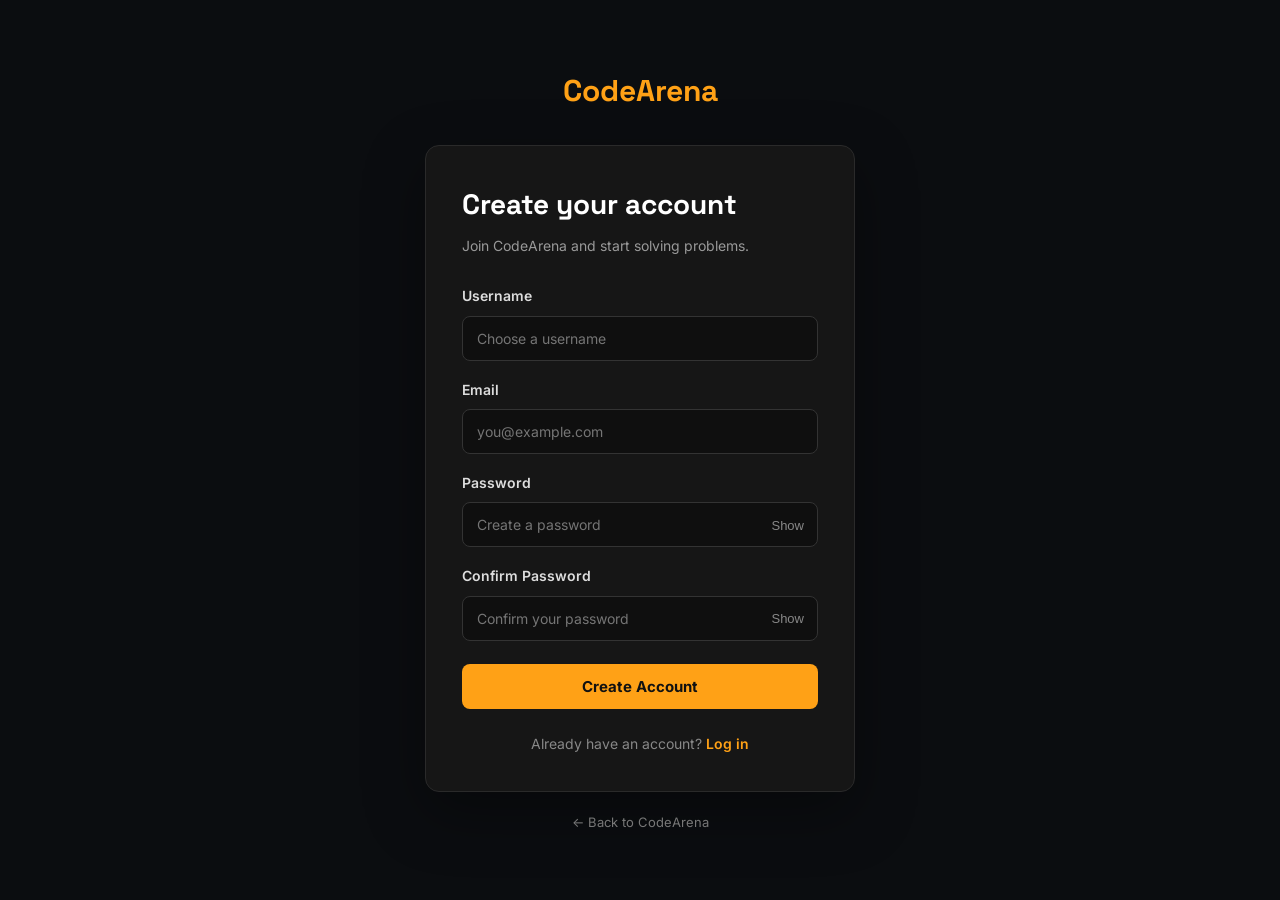
<file: frontend/signup.html>
<!DOCTYPE html>
<html lang="en">
<head>
    <meta charset="UTF-8">
    <meta name="viewport" content="width=device-width, initial-scale=1.0">

    <title>Sign Up — CodeArena</title>

    <link rel="preconnect" href="https://fonts.googleapis.com">
    <link rel="preconnect" href="https://fonts.gstatic.com" crossorigin>

    <link href="https://fonts.googleapis.com/css2?family=Inter:wght@400;500;600;700&family=JetBrains+Mono:wght@400;500;600&family=Space+Grotesk:wght@400;500;600;700&display=swap" rel="stylesheet">

    <link rel="stylesheet" href="css/style.css">

    <style>
        .auth-page {
            min-height: 100vh;
            display: flex;
            align-items: center;
            justify-content: center;
            padding: 40px 20px;
        }

        .auth-container {
            width: 100%;
            max-width: 430px;
        }

        .auth-logo {
            text-align: center;
            margin-bottom: 30px;
        }

        .auth-logo a {
            color: #ffa116;
            text-decoration: none;
            font-family: "Space Grotesk", sans-serif;
            font-size: 30px;
            font-weight: 700;
        }

        .auth-card {
            background: #161616;
            border: 1px solid #2a2a2a;
            border-radius: 14px;
            padding: 36px;
            box-shadow: 0 20px 60px rgba(0, 0, 0, 0.35);
        }

        .auth-card h1 {
            margin: 0 0 8px;
            font-family: "Space Grotesk", sans-serif;
            font-size: 28px;
            color: #ffffff;
        }

        .auth-subtitle {
            margin-bottom: 28px;
            color: #999;
            font-size: 14px;
        }

        .form-group {
            margin-bottom: 18px;
        }

        .form-group label {
            display: block;
            margin-bottom: 8px;
            color: #ddd;
            font-size: 14px;
            font-weight: 600;
        }

        .form-input {
            width: 100%;
            box-sizing: border-box;
            padding: 13px 14px;
            background: #0f0f0f;
            border: 1px solid #333;
            border-radius: 8px;
            color: #fff;
            font-family: "Inter", sans-serif;
            font-size: 14px;
            outline: none;
            transition: 0.2s ease;
        }

        .form-input:focus {
            border-color: #ffa116;
            box-shadow: 0 0 0 3px rgba(255, 161, 22, 0.1);
        }

        .password-wrapper {
            position: relative;
        }

        .password-wrapper .form-input {
            padding-right: 48px;
        }

        .toggle-password {
            position: absolute;
            right: 14px;
            top: 50%;
            transform: translateY(-50%);
            background: none;
            border: none;
            color: #888;
            cursor: pointer;
            font-size: 13px;
        }

        .toggle-password:hover {
            color: #ffa116;
        }

        .signup-btn {
            width: 100%;
            border: none;
            border-radius: 8px;
            padding: 13px;
            background: #ffa116;
            color: #111;
            font-family: "Inter", sans-serif;
            font-size: 15px;
            font-weight: 700;
            cursor: pointer;
            transition: 0.2s ease;
            margin-top: 5px;
        }

        .signup-btn:hover {
            background: #ffb13b;
            transform: translateY(-1px);
        }

        .error-message {
            display: none;
            margin-bottom: 18px;
            padding: 11px 13px;
            border: 1px solid #5c2525;
            border-radius: 8px;
            background: #291717;
            color: #ff7b7b;
            font-size: 13px;
        }

        .success-message {
            display: none;
            margin-bottom: 18px;
            padding: 11px 13px;
            border: 1px solid #275c38;
            border-radius: 8px;
            background: #16291d;
            color: #6ee7a0;
            font-size: 13px;
        }

        .auth-footer {
            text-align: center;
            margin-top: 24px;
            color: #888;
            font-size: 14px;
        }

        .auth-footer a {
            color: #ffa116;
            text-decoration: none;
            font-weight: 600;
        }

        .auth-footer a:hover {
            text-decoration: underline;
        }

        .back-home {
            display: block;
            text-align: center;
            margin-top: 20px;
            color: #777;
            text-decoration: none;
            font-size: 13px;
        }

        .back-home:hover {
            color: #ffa116;
        }

        @media (max-width: 500px) {
            .auth-card {
                padding: 26px 20px;
            }

            .auth-card h1 {
                font-size: 24px;
            }
        }
    </style>
</head>

<body>

    <main class="auth-page">

        <div class="auth-container">

            <div class="auth-logo">
                <a href="index.html">CodeArena</a>
            </div>

            <div class="auth-card">

                <h1>Create your account</h1>

                <p class="auth-subtitle">
                    Join CodeArena and start solving problems.
                </p>

                <div id="errorMessage" class="error-message"></div>

                <div id="successMessage" class="success-message"></div>

                <form id="signupForm">

                    <div class="form-group">
                        <label for="username">Username</label>

                        <input
                            type="text"
                            id="username"
                            class="form-input"
                            placeholder="Choose a username"
                            required
                        >
                    </div>

                    <div class="form-group">
                        <label for="email">Email</label>

                        <input
                            type="email"
                            id="email"
                            class="form-input"
                            placeholder="you@example.com"
                            required
                        >
                    </div>

                    <div class="form-group">
                        <label for="password">Password</label>

                        <div class="password-wrapper">

                            <input
                                type="password"
                                id="password"
                                class="form-input"
                                placeholder="Create a password"
                                required
                                minlength="6"
                            >

                            <button
                                type="button"
                                class="toggle-password"
                                id="togglePassword"
                            >
                                Show
                            </button>

                        </div>
                    </div>

                    <div class="form-group">
                        <label for="confirmPassword">Confirm Password</label>

                        <div class="password-wrapper">

                            <input
                                type="password"
                                id="confirmPassword"
                                class="form-input"
                                placeholder="Confirm your password"
                                required
                            >

                            <button
                                type="button"
                                class="toggle-password"
                                id="toggleConfirmPassword"
                            >
                                Show
                            </button>

                        </div>
                    </div>

                    <button
                        type="submit"
                        class="signup-btn"
                        id="signupButton"
                    >
                        Create Account
                    </button>

                </form>

                <div class="auth-footer">
                    Already have an account?
                    <a href="login.html">Log in</a>
                </div>

            </div>

            <a href="index.html" class="back-home">
                ← Back to CodeArena
            </a>

        </div>

    </main>

    <script>
    const passwordInput = document.getElementById("password");
    const confirmPasswordInput = document.getElementById("confirmPassword");

    const togglePassword = document.getElementById("togglePassword");
    const toggleConfirmPassword = document.getElementById("toggleConfirmPassword");

    const signupForm = document.getElementById("signupForm");
    const errorMessage = document.getElementById("errorMessage");
    const successMessage = document.getElementById("successMessage");
    const signupButton = document.getElementById("signupButton");


    // Show / Hide Password
    togglePassword.addEventListener("click", () => {

        if (passwordInput.type === "password") {
            passwordInput.type = "text";
            togglePassword.textContent = "Hide";
        } else {
            passwordInput.type = "password";
            togglePassword.textContent = "Show";
        }

    });


    // Show / Hide Confirm Password
    toggleConfirmPassword.addEventListener("click", () => {

        if (confirmPasswordInput.type === "password") {
            confirmPasswordInput.type = "text";
            toggleConfirmPassword.textContent = "Hide";
        } else {
            confirmPasswordInput.type = "password";
            toggleConfirmPassword.textContent = "Show";
        }

    });


    // Signup
    signupForm.addEventListener("submit", async (event) => {

        event.preventDefault();

        errorMessage.style.display = "none";
        successMessage.style.display = "none";

        const username = document.getElementById("username").value.trim();
        const email = document.getElementById("email").value.trim();
        const password = passwordInput.value;
        const confirmPassword = confirmPasswordInput.value;


        // Check passwords
        if (password !== confirmPassword) {

            errorMessage.textContent = "Passwords do not match.";
            errorMessage.style.display = "block";

            return;
        }


        signupButton.disabled = true;
        signupButton.textContent = "Creating Account...";


        try {

            const response = await fetch("http://127.0.0.1:8000/signup", {

                method: "POST",

                headers: {
                    "Content-Type": "application/json"
                },

                body: JSON.stringify({
                    username: username,
                    email: email,
                    password: password
                })

            });


            const data = await response.json();


            if (!response.ok) {

                errorMessage.textContent =
                    data.detail || "Signup failed. Please try again.";

                errorMessage.style.display = "block";

                signupButton.disabled = false;
                signupButton.textContent = "Create Account";

                return;
            }


            // Success
            successMessage.textContent =
                "Account created successfully! Redirecting to login...";

            successMessage.style.display = "block";


            signupForm.reset();


            setTimeout(() => {
                window.location.href = "login.html";
            }, 1500);


        } catch (error) {

            errorMessage.textContent =
                "Unable to connect to the server. Make sure FastAPI is running.";

            errorMessage.style.display = "block";

            signupButton.disabled = false;
            signupButton.textContent = "Create Account";

            console.error(error);

        }

    });
</script>

</body>
</html>
</file>
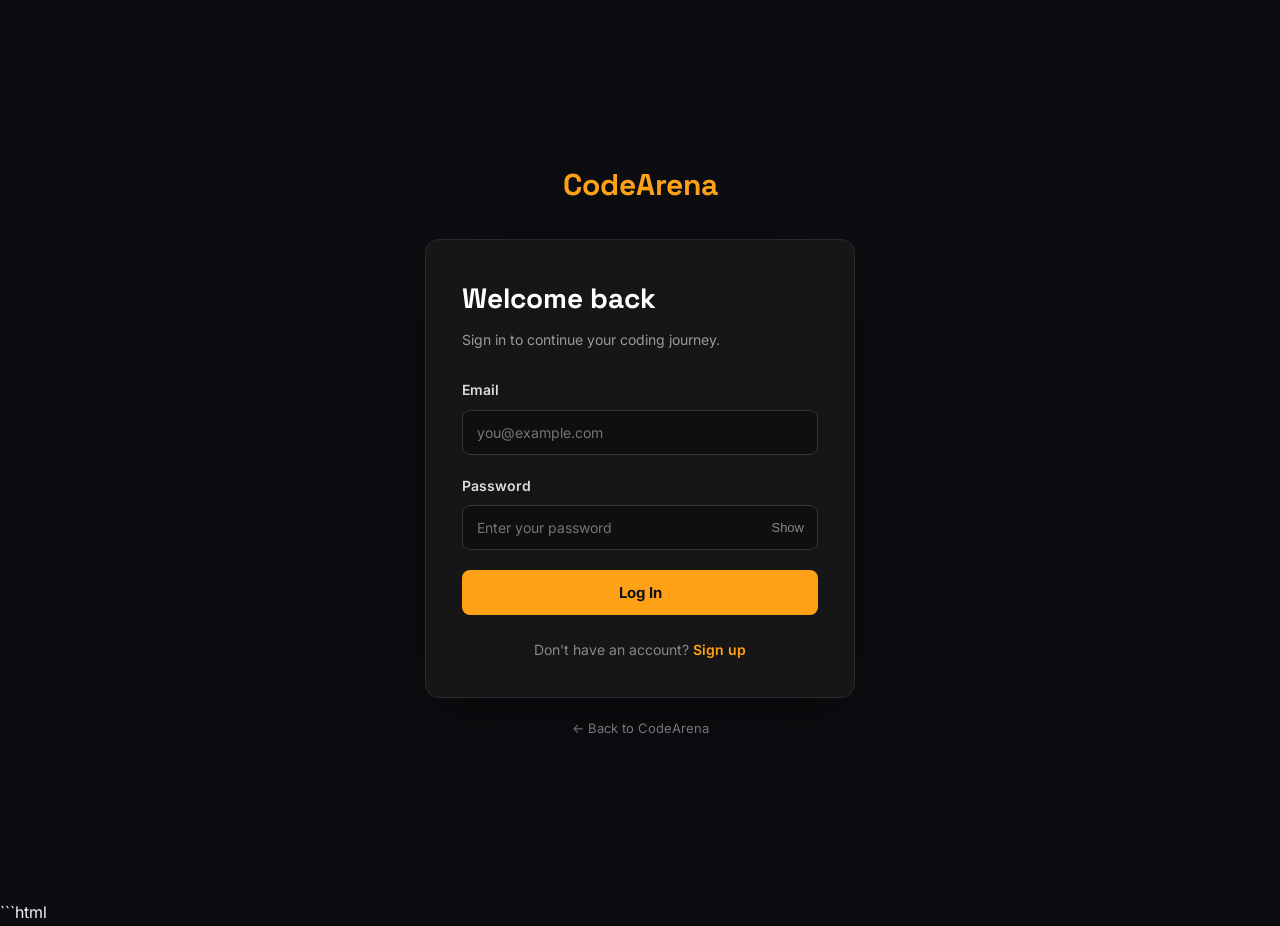
<file: frontend/submissions.html>
<!DOCTYPE html>
<html lang="en">

<head>

    <meta charset="UTF-8">
    <meta name="viewport" content="width=device-width, initial-scale=1.0">

    <title>Submissions — CodeArena</title>

    <link rel="preconnect" href="https://fonts.googleapis.com">
    <link rel="preconnect" href="https://fonts.gstatic.com" crossorigin>

    <link
        href="https://fonts.googleapis.com/css2?family=Inter:wght@400;500;600;700&family=JetBrains+Mono:wght@400;500;600&family=Space+Grotesk:wght@400;500;600;700&display=swap"
        rel="stylesheet">

    <style>

        * {
            box-sizing: border-box;
        }

        :root {
            --bg: #0b0b0b;
            --surface: #151515;
            --surface-dark: #101010;
            --border: #292929;
            --border-light: #373737;

            --text: #ffffff;
            --muted: #777777;
            --muted-light: #aaaaaa;

            --orange: #ffa116;
            --orange-light: #ffb13b;

            --green: #2db55d;
            --red: #ef4743;
        }

        body {
            margin: 0;

            min-height: 100vh;

            background:
                radial-gradient(
                    circle at 50% -20%,
                    rgba(255, 161, 22, 0.08),
                    transparent 35%
                ),
                var(--bg);

            color: var(--text);

            font-family: "Inter", sans-serif;
        }


        /* =========================
           NAVBAR
        ========================= */

        .submissions-nav {
            height: 64px;

            background: rgba(17, 17, 17, 0.92);

            border-bottom: 1px solid var(--border);

            display: flex;
            align-items: center;
            justify-content: space-between;

            padding: 0 6%;

            position: sticky;
            top: 0;

            z-index: 100;

            backdrop-filter: blur(12px);
        }


        .nav-logo {
            color: var(--orange);

            text-decoration: none;

            font-family: "Space Grotesk", sans-serif;

            font-size: 23px;
            font-weight: 700;

            letter-spacing: -0.5px;
        }


        .nav-links {
            display: flex;
            align-items: center;

            gap: 25px;
        }


        .nav-links a {
            color: #999;

            text-decoration: none;

            font-size: 13px;
            font-weight: 500;

            transition: 0.2s ease;
        }


        .nav-links a:hover,
        .nav-links a.active {
            color: var(--orange);
        }


        .logout-btn {
            background: transparent;

            border: 1px solid #333;

            color: #bbb;

            padding: 8px 14px;

            border-radius: 7px;

            cursor: pointer;

            font-family: inherit;

            transition: 0.2s ease;
        }


        .logout-btn:hover {
            color: var(--orange);

            border-color: var(--orange);

            background: rgba(255, 161, 22, 0.05);
        }


        /* =========================
           MAIN
        ========================= */

        .container {
            width: min(1180px, 92%);

            margin: 0 auto;

            padding: 48px 0 75px;
        }


        /* =========================
           HEADER
        ========================= */

        .page-header {
            display: flex;
            align-items: flex-end;
            justify-content: space-between;

            gap: 20px;

            margin-bottom: 28px;
        }


        .eyebrow {
            color: var(--orange);

            font-family: "JetBrains Mono", monospace;

            font-size: 11px;
            font-weight: 600;

            letter-spacing: 1.5px;

            text-transform: uppercase;

            margin-bottom: 8px;
        }


        .page-header h1 {
            margin: 0 0 8px;

            font-family: "Space Grotesk", sans-serif;

            font-size: 34px;

            letter-spacing: -0.8px;
        }


        .page-header p {
            margin: 0;

            color: var(--muted);

            font-size: 14px;
        }


        .submission-count {
            background: var(--surface);

            border: 1px solid var(--border);

            border-radius: 9px;

            padding: 10px 13px;

            color: var(--muted-light);

            font-family: "JetBrains Mono", monospace;

            font-size: 11px;

            white-space: nowrap;
        }


        .submission-count strong {
            color: var(--orange);

            font-size: 13px;
        }


        /* =========================
           ERROR
        ========================= */

        .error {
            display: none;

            padding: 14px 16px;

            background: #291717;

            border: 1px solid #5c2525;

            color: #ff7b7b;

            border-radius: 9px;

            margin-bottom: 20px;

            font-size: 13px;
        }


        /* =========================
           FILTERS
        ========================= */

        .toolbar {
            display: flex;
            align-items: center;
            justify-content: space-between;

            gap: 15px;

            margin-bottom: 16px;
        }


        .filter-buttons {
            display: flex;

            gap: 8px;

            flex-wrap: wrap;
        }


        .filter-btn {
            background: #111;

            border: 1px solid var(--border);

            color: #888;

            padding: 8px 12px;

            border-radius: 7px;

            font-family: inherit;

            font-size: 12px;

            cursor: pointer;

            transition: 0.2s ease;
        }


        .filter-btn:hover {
            border-color: #444;

            color: #ddd;
        }


        .filter-btn.active {
            color: #111;

            background: var(--orange);

            border-color: var(--orange);

            font-weight: 600;
        }


        .search-box {
            position: relative;

            width: min(270px, 100%);
        }


        .search-box input {
            width: 100%;

            background: #111;

            border: 1px solid var(--border);

            color: #ddd;

            padding: 10px 12px;

            border-radius: 7px;

            outline: none;

            font-family: inherit;

            font-size: 12px;

            transition: 0.2s ease;
        }


        .search-box input::placeholder {
            color: #555;
        }


        .search-box input:focus {
            border-color: var(--orange);
        }


        /* =========================
           PANEL
        ========================= */

        .panel {
            background: var(--surface);

            border: 1px solid var(--border);

            border-radius: 14px;

            overflow: hidden;
        }


        /* =========================
           SUBMISSION ITEM
        ========================= */

        .submission-item {

            display: grid;

            grid-template-columns:
                minmax(180px, 1.3fr)
                minmax(90px, 0.7fr)
                minmax(130px, 0.9fr)
                minmax(110px, 0.8fr)
                auto;

            align-items: center;

            gap: 20px;

            padding: 17px 22px;

            border-bottom: 1px solid #252525;

            transition: 0.2s ease;
        }


        .submission-item:last-child {
            border-bottom: none;
        }


        .submission-item:hover:not(.submission-header) {
            background: #181818;
        }


        /* =========================
           TABLE HEADER
        ========================= */

        .submission-header {
            background: #111;

            color: #666;

            font-size: 10px;

            font-weight: 600;

            text-transform: uppercase;

            letter-spacing: 0.7px;

            padding-top: 14px;
            padding-bottom: 14px;
        }


        /* =========================
           PROBLEM
        ========================= */

        .problem-info {
            display: flex;
            flex-direction: column;

            gap: 5px;

            min-width: 0;
        }


        .problem-title {
            color: #ddd;

            font-size: 13px;

            font-weight: 600;

            white-space: nowrap;

            overflow: hidden;

            text-overflow: ellipsis;
        }


        .problem-id {
            color: #666;

            font-family: "JetBrains Mono", monospace;

            font-size: 10px;
        }


        /* =========================
           LANGUAGE
        ========================= */

        .language {
            color: #aaa;

            font-family: "JetBrains Mono", monospace;

            font-size: 11px;

            text-transform: lowercase;
        }


        /* =========================
           STATUS
        ========================= */

        .status {
            display: inline-flex;

            align-items: center;

            width: fit-content;

            padding: 6px 9px;

            border-radius: 6px;

            font-size: 10px;

            font-weight: 700;

            white-space: nowrap;
        }


        .accepted {
            color: var(--green);

            background:
                rgba(45, 181, 93, 0.10);

            border:
                1px solid rgba(45, 181, 93, 0.12);
        }


        .wrong,
        .runtime {
            color: var(--red);

            background:
                rgba(239, 71, 67, 0.10);

            border:
                1px solid rgba(239, 71, 67, 0.12);
        }


        .pending {
            color: var(--orange);

            background:
                rgba(255, 161, 22, 0.10);

            border:
                1px solid rgba(255, 161, 22, 0.12);
        }


        /* =========================
           SUBMISSION ID
        ========================= */

        .submission-id {
            color: #777;

            font-family:
                "JetBrains Mono",
                monospace;

            font-size: 11px;
        }


        /* =========================
           VIEW BUTTON
        ========================= */

        .view-btn {
            background: transparent;

            border: 1px solid #333;

            color: #aaa;

            padding: 7px 11px;

            border-radius: 6px;

            cursor: pointer;

            font-family: inherit;

            font-size: 11px;

            transition: 0.2s ease;

            white-space: nowrap;
        }


        .view-btn:hover {
            color: var(--orange);

            border-color: var(--orange);

            background:
                rgba(255, 161, 22, 0.04);
        }


        /* =========================
           LOADING / EMPTY
        ========================= */

        .loading,
        .empty {
            padding: 65px 20px;

            text-align: center;

            color: #666;

            font-size: 13px;
        }


        .empty-icon {
            font-size: 28px;

            margin-bottom: 12px;

            opacity: 0.7;
        }


        .empty-title {
            color: #aaa;

            font-weight: 600;

            margin-bottom: 6px;
        }


        .empty-text {
            color: #666;

            font-size: 12px;
        }


        /* =========================
           MODAL
        ========================= */

        .modal {
            display: none;

            position: fixed;

            inset: 0;

            background:
                rgba(0, 0, 0, 0.78);

            align-items: center;
            justify-content: center;

            padding: 20px;

            z-index: 1000;

            backdrop-filter: blur(5px);
        }


        .modal.show {
            display: flex;
        }


        .modal-content {
            width: min(900px, 96%);

            max-height: 88vh;

            background: var(--surface);

            border: 1px solid #363636;

            border-radius: 14px;

            overflow: hidden;

            display: flex;

            flex-direction: column;

            box-shadow:
                0 20px 80px
                rgba(0, 0, 0, 0.5);
        }


        .modal-header {
            padding: 16px 20px;

            background: #111;

            border-bottom: 1px solid var(--border);

            display: flex;

            justify-content: space-between;

            align-items: center;
        }


        .modal-title-group {
            min-width: 0;
        }


        .modal-header h2 {
            margin: 0 0 4px;

            font-family:
                "Space Grotesk",
                sans-serif;

            font-size: 17px;
        }


        .modal-subtitle {
            color: #666;

            font-family:
                "JetBrains Mono",
                monospace;

            font-size: 10px;
        }


        .close-btn {
            width: 32px;
            height: 32px;

            display: flex;
            align-items: center;
            justify-content: center;

            background: transparent;

            border: 1px solid #303030;

            border-radius: 7px;

            color: #888;

            font-size: 19px;

            cursor: pointer;

            transition: 0.2s;
        }


        .close-btn:hover {
            color: var(--orange);

            border-color: var(--orange);
        }


        .code-box {
            margin: 0;

            padding: 22px;

            overflow: auto;

            color: #ddd;

            background: #0d0d0d;

            font-family:
                "JetBrains Mono",
                monospace;

            font-size: 12px;

            line-height: 1.7;

            white-space: pre;

            flex: 1;
        }


        /* =========================
           RESPONSIVE
        ========================= */

        @media (max-width: 900px) {

            .submission-header {
                display: none;
            }


            .submission-item {

                grid-template-columns:
                    minmax(0, 1fr)
                    auto;

                gap: 12px;

                padding: 16px;
            }


            .language,
            .submission-id {

                grid-column: 1;

                font-size: 10px;
            }


            .status {
                grid-column: 2;

                grid-row: 1;

                align-self: start;
            }


            .view-btn {
                grid-column: 2;

                grid-row: 2 / span 2;
            }

        }


        @media (max-width: 700px) {

            .toolbar {
                flex-direction: column;

                align-items: stretch;
            }


            .search-box {
                width: 100%;
            }

        }


        @media (max-width: 600px) {

            .submissions-nav {
                padding: 0 18px;
            }


            .nav-links {
                display: none;
            }


            .container {
                width: 92%;

                padding-top: 32px;
                padding-bottom: 55px;
            }


            .page-header {
                flex-direction: column;

                align-items: flex-start;

                gap: 15px;
            }


            .page-header h1 {
                font-size: 29px;
            }


            .filter-buttons {
                gap: 6px;
            }


            .filter-btn {
                padding: 7px 10px;

                font-size: 11px;
            }


            .submission-item {
                padding: 14px;
            }


            .modal {
                padding: 10px;
            }


            .modal-content {
                width: 100%;

                max-height: 92vh;
            }


            .modal-header {
                padding: 14px;
            }


            .code-box {
                padding: 15px;

                font-size: 11px;
            }

        }

    </style>

</head>


<body>


    <!-- =========================
         NAVBAR
    ========================== -->

    <nav class="submissions-nav">

        <a
            href="index.html"
            class="nav-logo">

            CodeArena

        </a>


        <div class="nav-links">

            <a href="dashboard.html">
                Dashboard
            </a>

            <a href="problems.html">
                Problems
            </a>

            <a
                href="submissions.html"
                class="active">

                Submissions

            </a>

            <a href="profile.html">
                Profile
            </a>

        </div>


        <button
            id="logoutBtn"
            class="logout-btn">

            Logout

        </button>

    </nav>


    <!-- =========================
         MAIN
    ========================== -->

    <main class="container">


        <section class="page-header">

            <div>

                <div class="eyebrow">
                    CODEARENA / HISTORY
                </div>

                <h1>
                    Submissions
                </h1>

                <p>
                    Review your coding attempts and submission history.
                </p>

            </div>


            <div class="submission-count">

                TOTAL

                <strong id="submissionCount">
                    0
                </strong>

            </div>

        </section>


        <!-- ERROR -->

        <div
            id="errorBox"
            class="error">
        </div>


        <!-- FILTERS -->

        <section class="toolbar">


            <div class="filter-buttons">

                <button
                    class="filter-btn active"
                    data-filter="all">

                    All

                </button>


                <button
                    class="filter-btn"
                    data-filter="accepted">

                    Accepted

                </button>


                <button
                    class="filter-btn"
                    data-filter="wrong answer">

                    Wrong Answer

                </button>


                <button
                    class="filter-btn"
                    data-filter="runtime error">

                    Runtime Error

                </button>

            </div>


            <div class="search-box">

                <input
                    type="text"
                    id="searchInput"
                    placeholder="Search problem or submission..."
                    autocomplete="off">

            </div>

        </section>


        <!-- SUBMISSIONS -->

        <section class="panel">


            <!-- TABLE HEADER -->

            <div class="submission-item submission-header">

                <div>
                    Problem
                </div>

                <div>
                    Language
                </div>

                <div>
                    Status
                </div>

                <div>
                    Submission
                </div>

                <div>
                    Action
                </div>

            </div>


            <div id="submissionsList">

                <div class="loading">
                    Loading submissions...
                </div>

            </div>


        </section>


    </main>


    <!-- =========================
         CODE MODAL
    ========================== -->

    <div
        id="codeModal"
        class="modal">


        <div
            class="modal-content"
            role="dialog"
            aria-modal="true"
            aria-labelledby="modalTitle">


            <div class="modal-header">


                <div class="modal-title-group">

                    <h2 id="modalTitle">
                        Submitted Code
                    </h2>

                    <div
                        id="modalSubtitle"
                        class="modal-subtitle">

                        SUBMISSION

                    </div>

                </div>


                <button
                    id="closeModal"
                    class="close-btn"
                    aria-label="Close">

                    ×

                </button>

            </div>


            <pre
                id="codeBox"
                class="code-box"></pre>


        </div>


    </div>


    <script>

        const API_URL =
            "http://127.0.0.1:8000";


        const token =
            localStorage.getItem(
                "access_token"
            );


        let allSubmissions = [];


        let currentFilter =
            "all";


        /* =========================
           AUTH
        ========================= */

        if (!token) {

            window.location.replace(
                "login.html"
            );

        }


        /* =========================
           ELEMENTS
        ========================= */

        const submissionsList =
            document.getElementById(
                "submissionsList"
            );


        const errorBox =
            document.getElementById(
                "errorBox"
            );


        const submissionCount =
            document.getElementById(
                "submissionCount"
            );


        const searchInput =
            document.getElementById(
                "searchInput"
            );


        const codeModal =
            document.getElementById(
                "codeModal"
            );


        const codeBox =
            document.getElementById(
                "codeBox"
            );


        const modalSubtitle =
            document.getElementById(
                "modalSubtitle"
            );


        const closeModal =
            document.getElementById(
                "closeModal"
            );


        /* =========================
           ESCAPE HTML
        ========================= */

        function escapeHtml(value) {

            return String(
                value ?? ""
            )

                .replace(
                    /&/g,
                    "&amp;"
                )

                .replace(
                    /</g,
                    "&lt;"
                )

                .replace(
                    />/g,
                    "&gt;"
                )

                .replace(
                    /"/g,
                    "&quot;"
                )

                .replace(
                    /'/g,
                    "&#039;"
                );

        }


        /* =========================
           STATUS CLASS
        ========================= */

        function getStatusClass(status) {

            const normalized =
                String(
                    status || ""
                )
                    .trim()
                    .toLowerCase();


            if (
                normalized ===
                "accepted"
            ) {

                return "accepted";

            }


            if (
                normalized ===
                "wrong answer"
            ) {

                return "wrong";

            }


            if (
                normalized ===
                "runtime error"
            ) {

                return "runtime";

            }


            return "pending";

        }


        /* =========================
           SHOW ERROR
        ========================= */

        function showError(message) {

            errorBox.textContent =
                message ||
                "Something went wrong.";

            errorBox.style.display =
                "block";

        }


        /* =========================
           RENDER SUBMISSIONS
        ========================= */

        function renderSubmissions() {

            const searchTerm =
                searchInput.value
                    .trim()
                    .toLowerCase();


            const filtered =
                allSubmissions.filter(
                    submission => {

                        const status =
                            String(
                                submission.status ||
                                ""
                            )
                                .toLowerCase();


                        const problem =
                            `problem ${submission.problem_id}`;


                        const submissionText =
                            `submission ${submission.id}`;


                        const matchesFilter =
                            currentFilter ===
                            "all"
                                ? true
                                : status ===
                                currentFilter;


                        const matchesSearch =
                            !searchTerm ||

                            problem
                                .toLowerCase()
                                .includes(
                                    searchTerm
                                ) ||

                            submissionText
                                .toLowerCase()
                                .includes(
                                    searchTerm
                                ) ||

                            String(
                                submission.problem_id
                            )
                                .includes(
                                    searchTerm
                                ) ||

                            String(
                                submission.id
                            )
                                .includes(
                                    searchTerm
                                );


                        return (
                            matchesFilter &&
                            matchesSearch
                        );

                    }
                );


            if (
                filtered.length === 0
            ) {

                submissionsList.innerHTML = `

                    <div class="empty">

                        <div class="empty-icon">
                            ⌁
                        </div>

                        <div class="empty-title">
                            No submissions found
                        </div>

                        <div class="empty-text">
                            Try changing your filters or search.
                        </div>

                    </div>

                `;

                return;

            }


            submissionsList.innerHTML =
                filtered
                    .map(
                        submission => {

                            const status =
                                String(
                                    submission.status ||
                                    "Pending"
                                );


                            const statusClass =
                                getStatusClass(
                                    status
                                );


                            return `

                                <div
                                    class="submission-item"
                                >


                                    <!-- PROBLEM -->

                                    <div
                                        class="problem-info"
                                    >

                                        <div
                                            class="problem-title"
                                        >

                                            Problem #${escapeHtml(
                                                submission.problem_id
                                            )}

                                        </div>


                                        <div
                                            class="problem-id"
                                        >

                                            SUBMISSION #${escapeHtml(
                                                submission.id
                                            )}

                                        </div>

                                    </div>


                                    <!-- LANGUAGE -->

                                    <div
                                        class="language"
                                    >

                                        ${escapeHtml(
                                            submission.language ||
                                            "Unknown"
                                        )}

                                    </div>


                                    <!-- STATUS -->

                                    <div>

                                        <span
                                            class="status ${statusClass}"
                                        >

                                            ${escapeHtml(
                                                status
                                            )}

                                        </span>

                                    </div>


                                    <!-- ID -->

                                    <div
                                        class="submission-id"
                                    >

                                        #${escapeHtml(
                                            submission.id
                                        )}

                                    </div>


                                    <!-- ACTION -->

                                    <div>

                                        <button
                                            class="view-btn"
                                            data-id="${escapeHtml(
                                                submission.id
                                            )}"
                                        >

                                            View Code

                                        </button>

                                    </div>


                                </div>

                            `;

                        }
                    )
                    .join("");


            document
                .querySelectorAll(
                    ".view-btn"
                )
                .forEach(
                    button => {

                        button.addEventListener(
                            "click",
                            () => {

                                const id =
                                    button.dataset.id;


                                const submission =
                                    allSubmissions.find(
                                        item =>
                                            String(
                                                item.id
                                            ) ===
                                            String(id)
                                    );


                                if (
                                    !submission
                                ) {
                                    return;
                                }


                                openCodeModal(
                                    submission
                                );

                            }
                        );

                    }
                );

        }


        /* =========================
           OPEN MODAL
        ========================= */

        function openCodeModal(
            submission
        ) {

            codeBox.textContent =
                submission.code || "";


            modalSubtitle.textContent =
                `SUBMISSION #${submission.id} · PROBLEM #${submission.problem_id}`;


            codeModal.classList.add(
                "show"
            );

        }


        /* =========================
           CLOSE MODAL
        ========================= */

        function closeCodeModal() {

            codeModal.classList.remove(
                "show"
            );

        }


        closeModal.addEventListener(
            "click",
            closeCodeModal
        );


        codeModal.addEventListener(
            "click",
            event => {

                if (
                    event.target ===
                    codeModal
                ) {

                    closeCodeModal();

                }

            }
        );


        document.addEventListener(
            "keydown",
            event => {

                if (
                    event.key === "Escape"
                ) {

                    closeCodeModal();

                }

            }
        );


        /* =========================
           FILTERS
        ========================= */

        document
            .querySelectorAll(
                ".filter-btn"
            )
            .forEach(
                button => {

                    button.addEventListener(
                        "click",
                        () => {

                            document
                                .querySelectorAll(
                                    ".filter-btn"
                                )
                                .forEach(
                                    item =>
                                        item.classList.remove(
                                            "active"
                                        )
                                );


                            button.classList.add(
                                "active"
                            );


                            currentFilter =
                                button.dataset.filter;


                            renderSubmissions();

                        }
                    );

                }
            );


        /* =========================
           SEARCH
        ========================= */

        searchInput.addEventListener(
            "input",
            renderSubmissions
        );


        /* =========================
           LOAD SUBMISSIONS
        ========================= */

        async function loadSubmissions() {

            try {

                const response =
                    await fetch(
                        `${API_URL}/submissions`,
                        {
                            method:
                                "GET",

                            headers: {

                                "Authorization":
                                    `Bearer ${token}`,

                                "Accept":
                                    "application/json"

                            }
                        }
                    );


                if (
                    response.status ===
                    401
                ) {

                    localStorage.removeItem(
                        "access_token"
                    );


                    window.location.replace(
                        "login.html"
                    );


                    return;

                }


                let data;


                try {

                    data =
                        await response.json();

                } catch {

                    throw new Error(
                        "Invalid server response."
                    );

                }


                if (
                    !response.ok
                ) {

                    throw new Error(
                        data?.detail ||
                        "Unable to load submissions."
                    );

                }


                if (
                    !Array.isArray(
                        data
                    )
                ) {

                    throw new Error(
                        "Invalid submissions response."
                    );

                }


                /* LATEST FIRST */

                allSubmissions =
                    [...data].sort(
                        (a, b) =>
                            Number(
                                b.id
                            ) -
                            Number(
                                a.id
                            )
                    );


                submissionCount.textContent =
                    allSubmissions.length;


                renderSubmissions();


            } catch (error) {

                console.error(
                    "Submissions error:",
                    error
                );


                showError(
                    error.message ||
                    "Unable to load submissions."
                );


                submissionsList.innerHTML = `

                    <div class="empty">

                        <div class="empty-icon">
                            !
                        </div>

                        <div class="empty-title">
                            Unable to load submissions
                        </div>

                        <div class="empty-text">
                            Please check that the backend is running.
                        </div>

                    </div>

                `;

            }

        }


        /* =========================
           LOGOUT
        ========================= */

        document
            .getElementById(
                "logoutBtn"
            )
            .addEventListener(
                "click",
                () => {

                    localStorage.removeItem(
                        "access_token"
                    );


                    window.location.replace(
                        "login.html"
                    );

                }
            );


        /* =========================
           START
        ========================= */

        loadSubmissions();

    </script>


</body>

</html>
</file>
<file: frontend/css/style.css>
* {
    margin: 0;
    padding: 0;
    box-sizing: border-box;
}

:root {
    --bg: #0b0d10;
    --surface: #111418;
    --surface-light: #181c21;
    --border: #292e35;
    --text: #f1f3f5;
    --muted: #9da4ad;
    --orange: #ffa116;
    --orange-dark: #e89100;
    --green: #22c55e;
}

html {
    scroll-behavior: smooth;
}

body {
    font-family: "Inter", sans-serif;
    background: var(--bg);
    color: var(--text);
    line-height: 1.6;
}
/* Professional headings */
.logo,
.hero h1,
.section-heading h2,
.feature-card h3,
.cta h2 {
    font-family: "Space Grotesk", sans-serif;
}

/* NAVBAR */

.navbar {
    height: 70px;
    padding: 0 7%;
    display: flex;
    align-items: center;
    justify-content: space-between;
    border-bottom: 1px solid var(--border);
    background: rgba(11, 13, 16, 0.92);
    position: sticky;
    top: 0;
    z-index: 1000;
    backdrop-filter: blur(12px);
}

.logo {
    text-decoration: none;
    color: var(--text);
    font-size: 22px;
    font-weight: 700;
    display: flex;
    align-items: center;
    gap: 9px;
}

.logo-mark {
    color: var(--orange);
    font-weight: 800;
}

.nav-links {
    display: flex;
    gap: 32px;
}

.nav-links a {
    color: var(--muted);
    text-decoration: none;
    font-size: 14px;
    transition: 0.2s;
}

.nav-links a:hover,
.nav-links a.active {
    color: var(--text);
}

.nav-actions {
    display: flex;
    align-items: center;
    gap: 22px;
}

.login-link {
    color: var(--muted);
    text-decoration: none;
    font-size: 14px;
}

.signup-btn {
    background: var(--orange);
    color: #111;
    padding: 9px 18px;
    border-radius: 7px;
    text-decoration: none;
    font-size: 14px;
    font-weight: 700;
    transition: 0.2s;
}

.signup-btn:hover {
    background: var(--orange-dark);
}


/* HERO */

.hero {
    min-height: 720px;
    padding: 100px 7%;
    display: grid;
    grid-template-columns: 1.05fr 0.95fr;
    align-items: center;
    gap: 80px;
    border-bottom: 1px solid var(--border);
}

.hero-content {
    max-width: 650px;
}

.hero-badge {
    display: inline-flex;
    align-items: center;
    gap: 8px;
    border: 1px solid var(--border);
    background: var(--surface);
    padding: 7px 13px;
    border-radius: 30px;
    color: var(--muted);
    font-size: 12px;
    margin-bottom: 25px;
}

.hero-badge span {
    width: 7px;
    height: 7px;
    border-radius: 50%;
    background: var(--green);
}

.hero h1 {
    font-size: clamp(55px, 7vw, 88px);
    line-height: 0.98;
    letter-spacing: -4px;
    margin-bottom: 28px;
}

.hero h1 span {
    color: var(--orange);
}

.hero-content > p:not(.hero-badge) {
    color: var(--muted);
    font-size: 18px;
    max-width: 580px;
    margin-bottom: 35px;
}

.hero-actions {
    display: flex;
    gap: 14px;
    margin-bottom: 55px;
}

.primary-btn,
.secondary-btn {
    display: inline-flex;
    align-items: center;
    gap: 12px;
    padding: 13px 21px;
    border-radius: 7px;
    text-decoration: none;
    font-size: 14px;
    font-weight: 700;
    transition: 0.2s;
}

.primary-btn {
    background: var(--orange);
    color: #111;
}

.primary-btn:hover {
    background: var(--orange-dark);
    transform: translateY(-2px);
}

.secondary-btn {
    color: var(--text);
    border: 1px solid var(--border);
    background: var(--surface);
}

.secondary-btn:hover {
    background: var(--surface-light);
}


/* HERO STATS */

.hero-stats {
    display: flex;
    gap: 50px;
}

.hero-stats div {
    display: flex;
    flex-direction: column;
}

.hero-stats strong {
    font-size: 22px;
}

.hero-stats span {
    color: var(--muted);
    font-size: 12px;
}


/* CODE PREVIEW */

.code-preview {
    border: 1px solid var(--border);
    background: #0e1013;
    border-radius: 10px;
    overflow: hidden;
    box-shadow: 0 25px 70px rgba(0, 0, 0, 0.45);
}

.window-bar {
    height: 48px;
    display: flex;
    align-items: center;
    justify-content: center;
    border-bottom: 1px solid var(--border);
    position: relative;
}

.window-dots {
    position: absolute;
    left: 16px;
    display: flex;
    gap: 6px;
}

.window-dots span {
    width: 9px;
    height: 9px;
    border-radius: 50%;
    background: #454b54;
}

.file-name {
    color: var(--muted);
    font-size: 12px;
}

.code-body {
    padding: 25px 20px;
    min-height: 410px;
    font-family:  "JetBrains Mono", monospace;
    font-size: 13px;
    color: #d6d9dd;
}

.line {
    min-height: 27px;
    white-space: nowrap;
}

.number {
    display: inline-block;
    width: 28px;
    color: #555c66;
    user-select: none;
}

.keyword {
    color: #ff7b72;
}

.function {
    color: #d2a8ff;
}

.comment {
    color: #6e7681;
}

.terminal-status {
    margin-top: 25px;
    padding-top: 16px;
    border-top: 1px solid var(--border);
    color: var(--green);
    font-size: 12px;
}

.status-dot {
    display: inline-block;
    width: 7px;
    height: 7px;
    background: var(--green);
    border-radius: 50%;
    margin-right: 7px;
}

.runtime {
    float: right;
    color: var(--muted);
}


/* FEATURES */

.features {
    padding: 110px 7%;
}

.section-heading {
    max-width: 650px;
    margin-bottom: 55px;
}

.section-heading span {
    color: var(--orange);
    font-size: 12px;
    font-weight: 700;
    letter-spacing: 2px;
}

.section-heading h2 {
    font-size: 42px;
    line-height: 1.15;
    margin-top: 12px;
    letter-spacing: -1px;
}

.feature-grid {
    display: grid;
    grid-template-columns: repeat(3, 1fr);
    gap: 18px;
}

.feature-card {
    padding: 30px;
    border: 1px solid var(--border);
    border-radius: 9px;
    background: var(--surface);
    transition: 0.25s;
}

.feature-card:hover {
    border-color: #414750;
    transform: translateY(-4px);
}

.feature-icon {
    width: 42px;
    height: 42px;
    display: grid;
    place-items: center;
    border: 1px solid var(--border);
    border-radius: 7px;
    color: var(--orange);
    margin-bottom: 22px;
    font-weight: 700;
}

.feature-card h3 {
    margin-bottom: 10px;
    font-size: 18px;
}

.feature-card p {
    color: var(--muted);
    font-size: 14px;
}


/* CTA */

.cta {
    margin: 0 7% 100px;
    padding: 80px 30px;
    text-align: center;
    border: 1px solid var(--border);
    border-radius: 12px;
    background: var(--surface);
}

.cta h2 {
    font-size: 40px;
    margin-bottom: 12px;
}

.cta p {
    color: var(--muted);
    margin-bottom: 28px;
}


/* FOOTER */

footer {
    padding: 35px 7%;
    border-top: 1px solid var(--border);
    display: flex;
    align-items: center;
    justify-content: space-between;
    color: var(--muted);
    font-size: 12px;
}

.footer-logo {
    color: var(--text);
    font-weight: 700;
}

.footer-logo span {
    color: var(--orange);
}

.copyright {
    color: #656b73;
}


/* RESPONSIVE */

@media (max-width: 900px) {

    .nav-links {
        display: none;
    }

    .hero {
        grid-template-columns: 1fr;
        padding-top: 70px;
    }

    .feature-grid {
        grid-template-columns: 1fr;
    }

    .hero h1 {
        font-size: 60px;
    }

}

@media (max-width: 600px) {

    .navbar {
        padding: 0 5%;
    }

    .login-link {
        display: none;
    }

    .hero {
        padding: 65px 5%;
    }

    .hero-actions {
        flex-direction: column;
    }

    .hero-stats {
        gap: 25px;
    }

    .features {
        padding: 70px 5%;
    }

    .section-heading h2 {
        font-size: 32px;
    }

    .cta {
        margin: 0 5% 70px;
    }

    footer {
        flex-direction: column;
        gap: 15px;
    }
}
</file>
